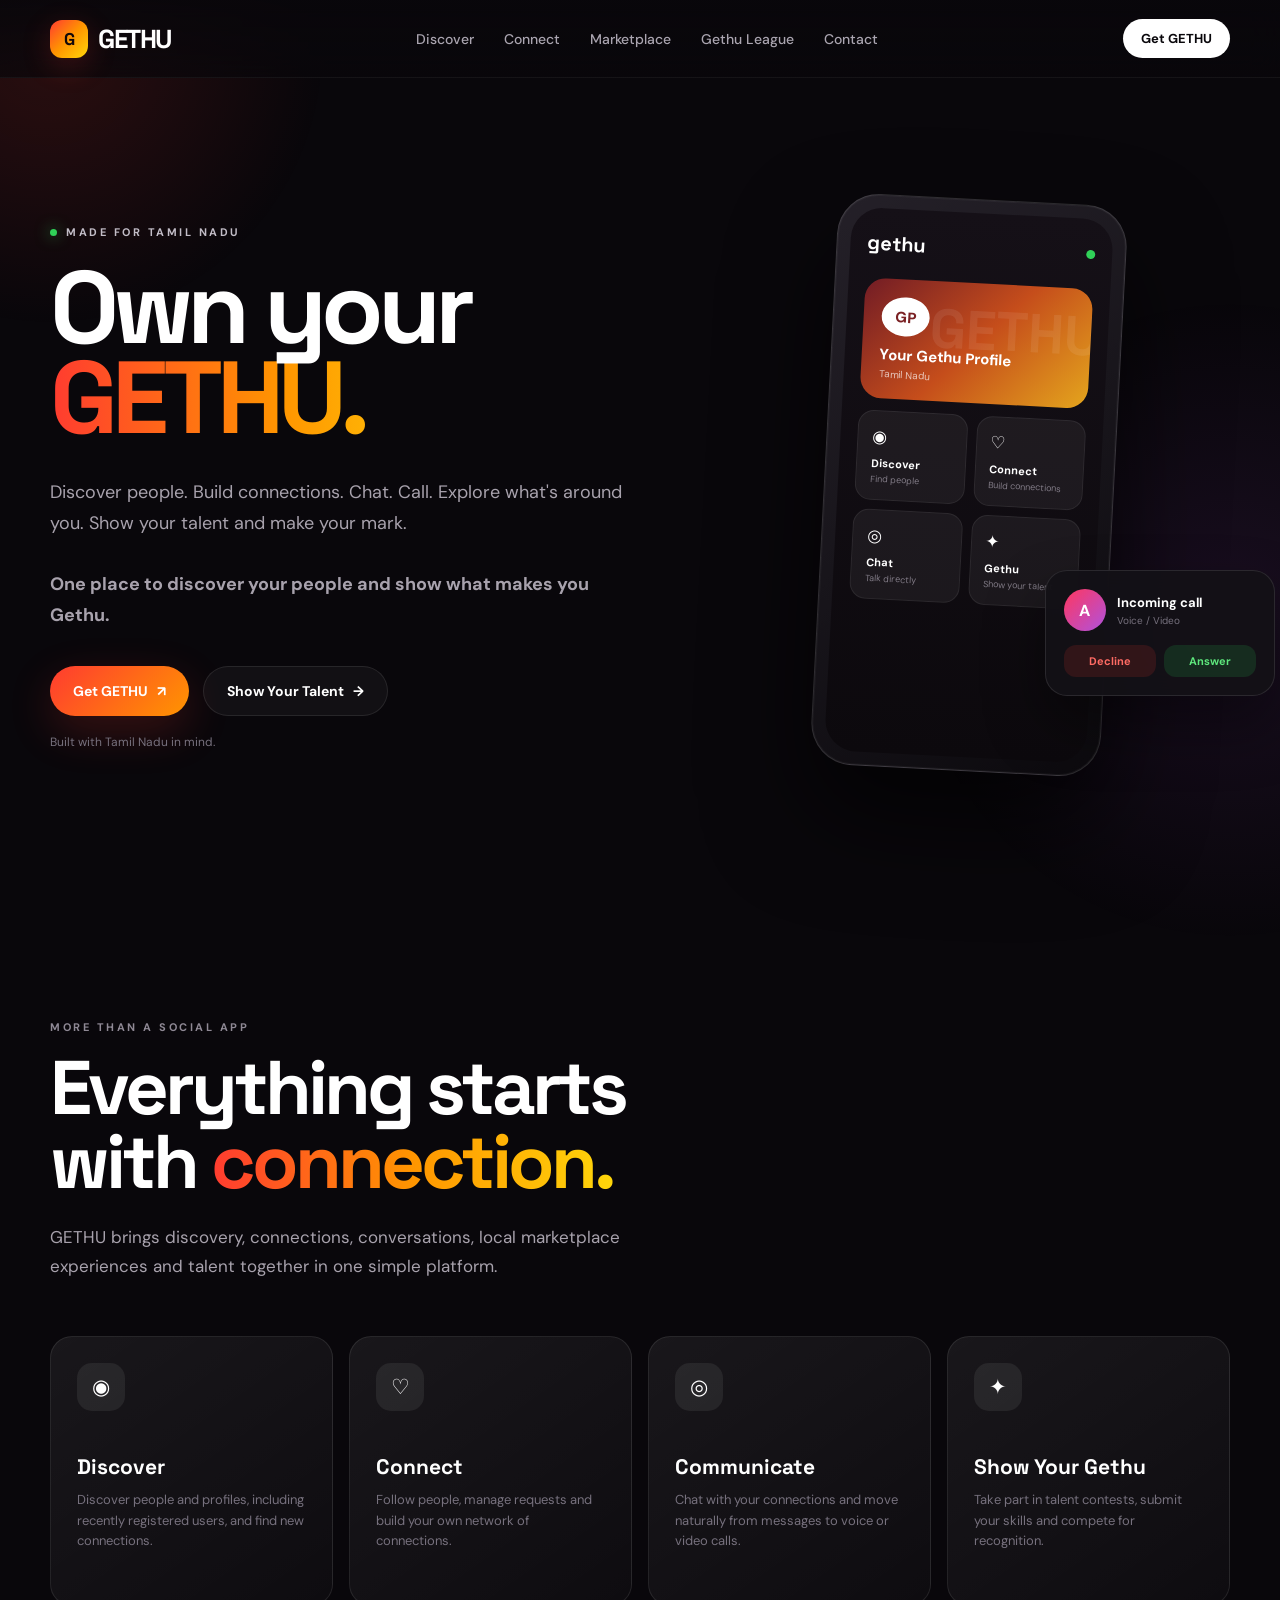
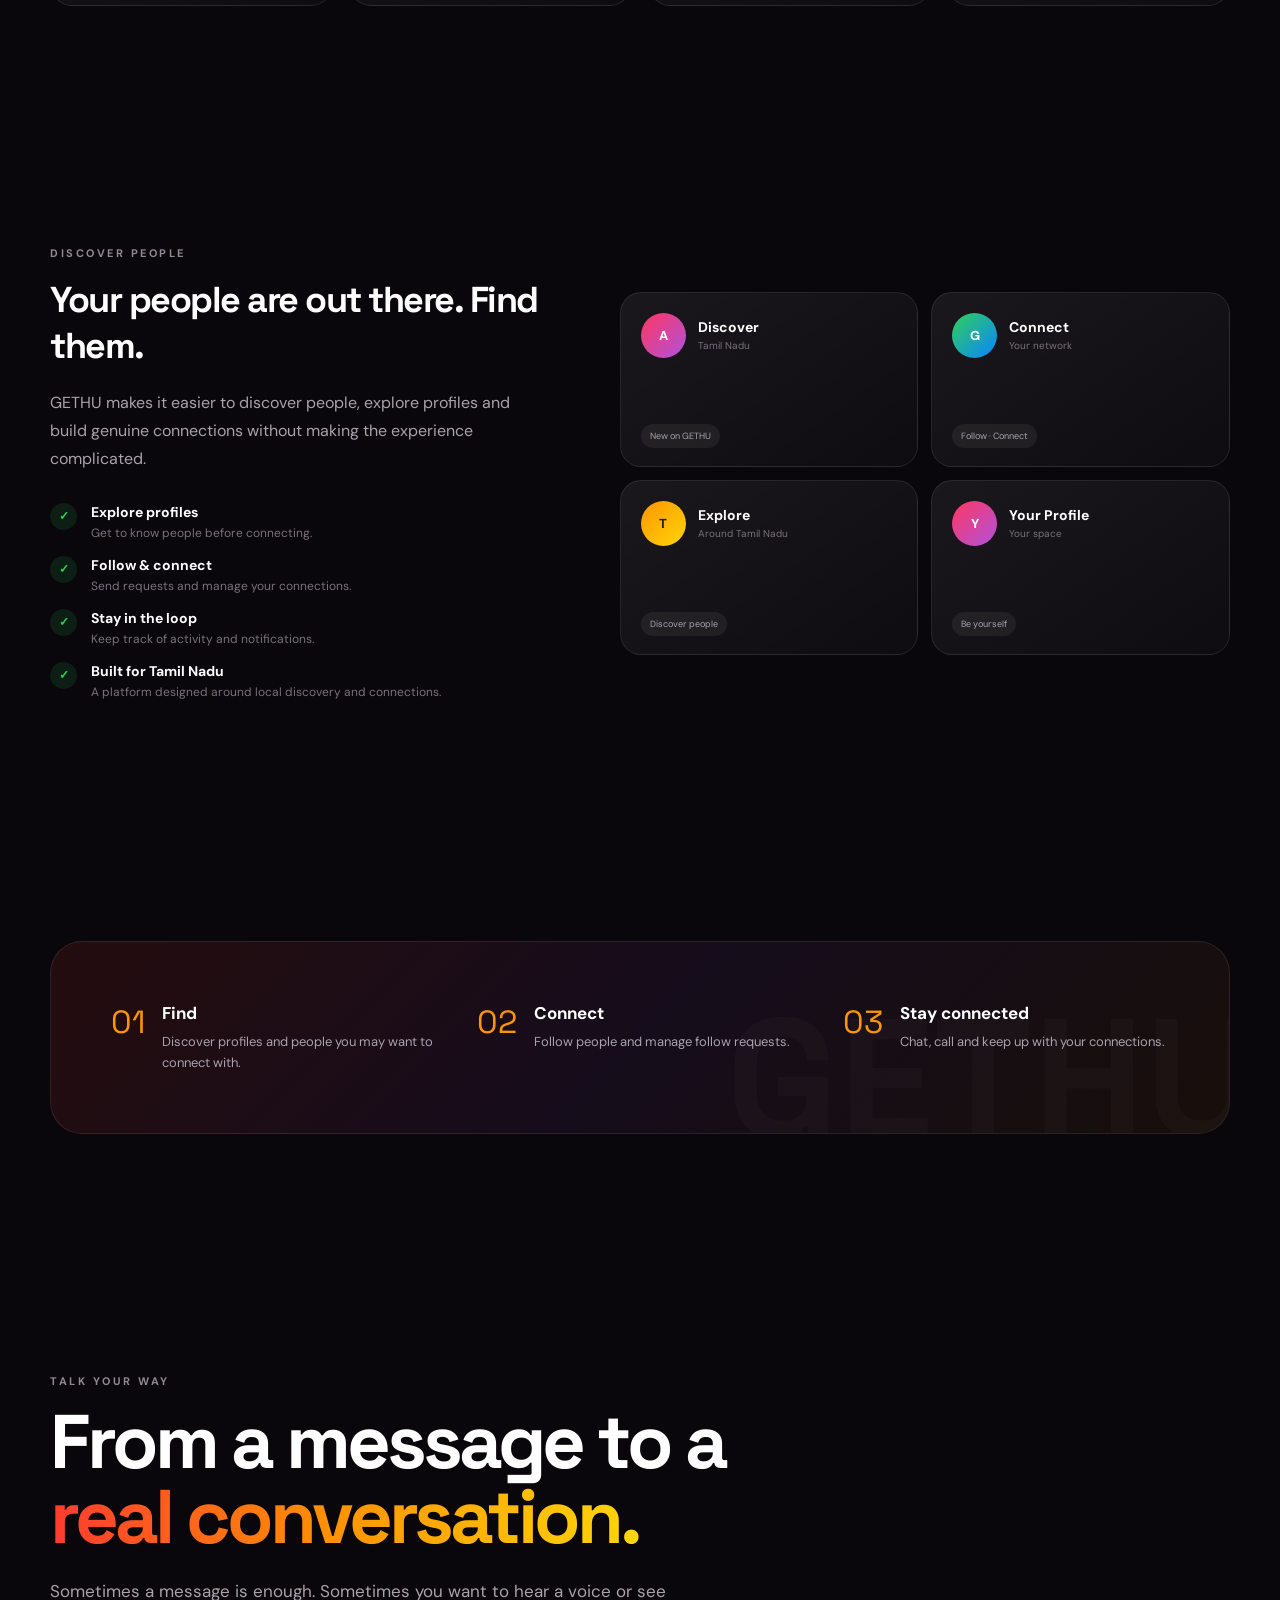
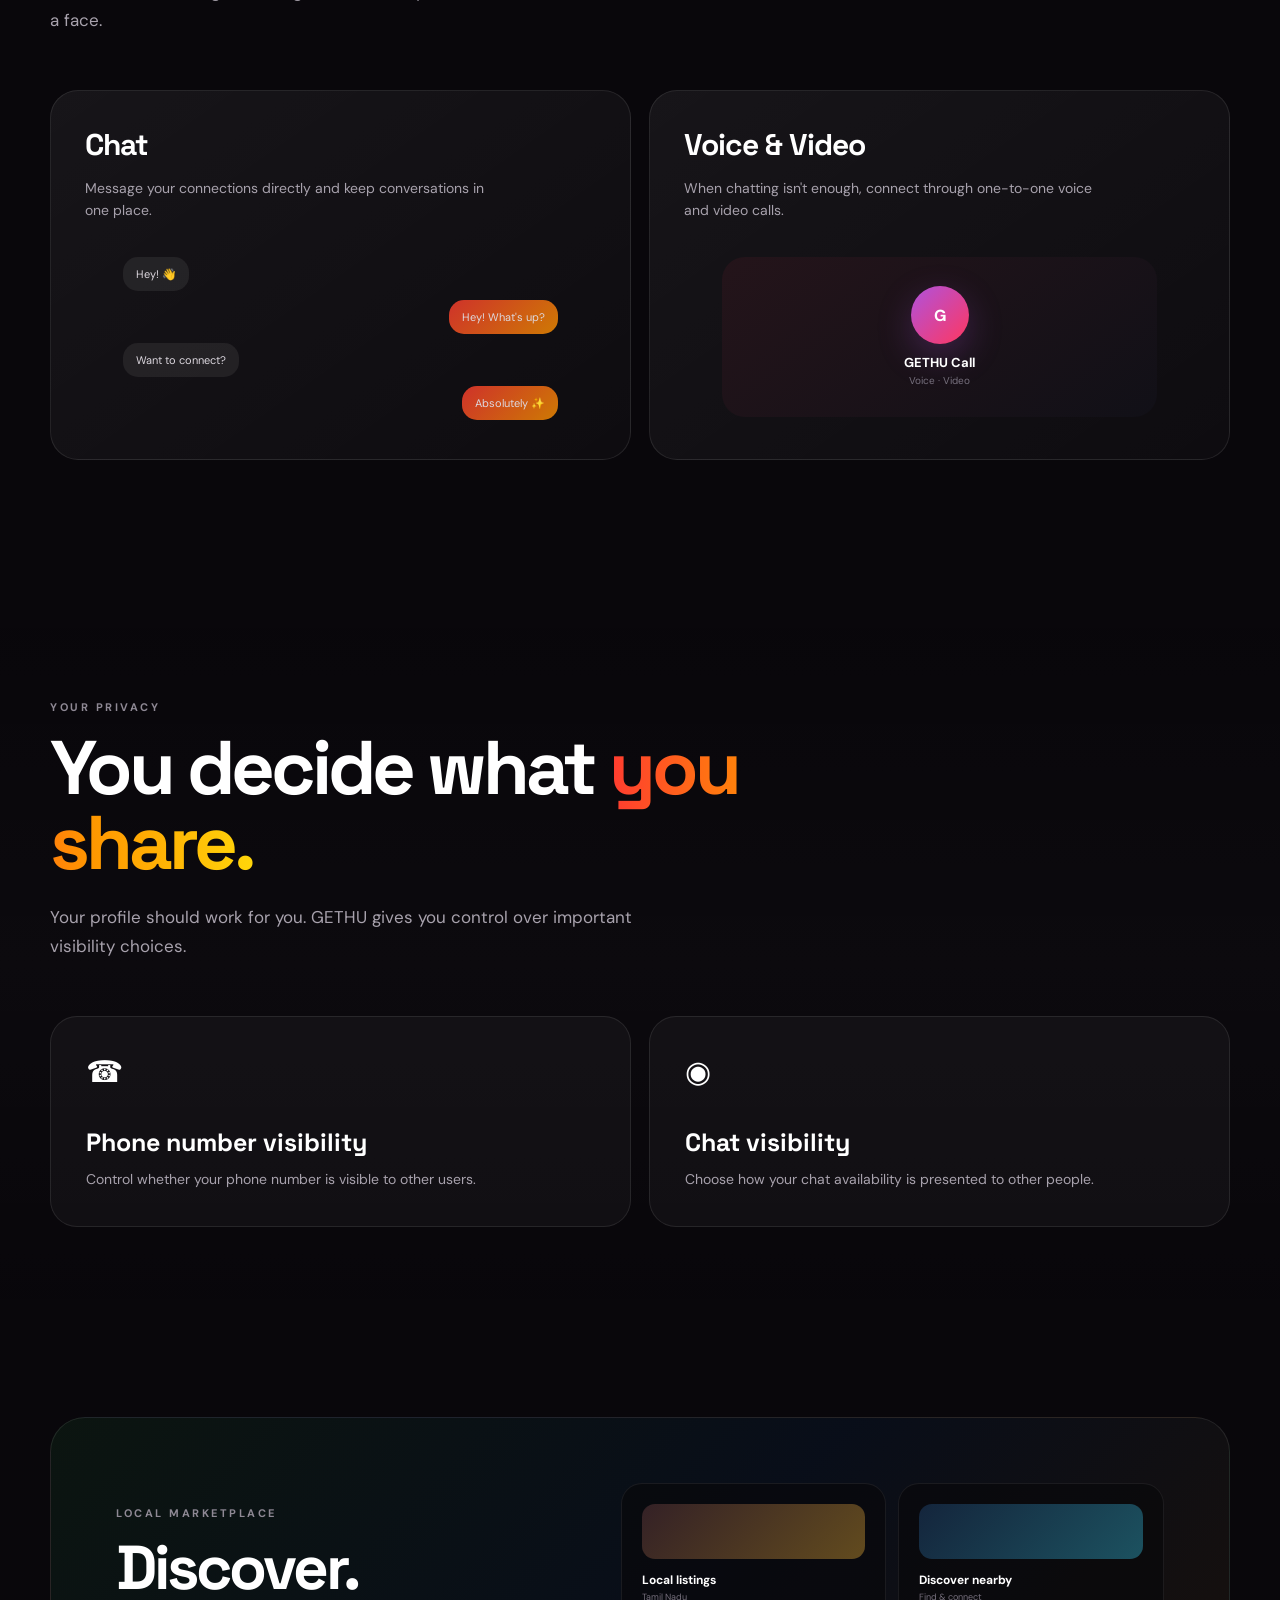
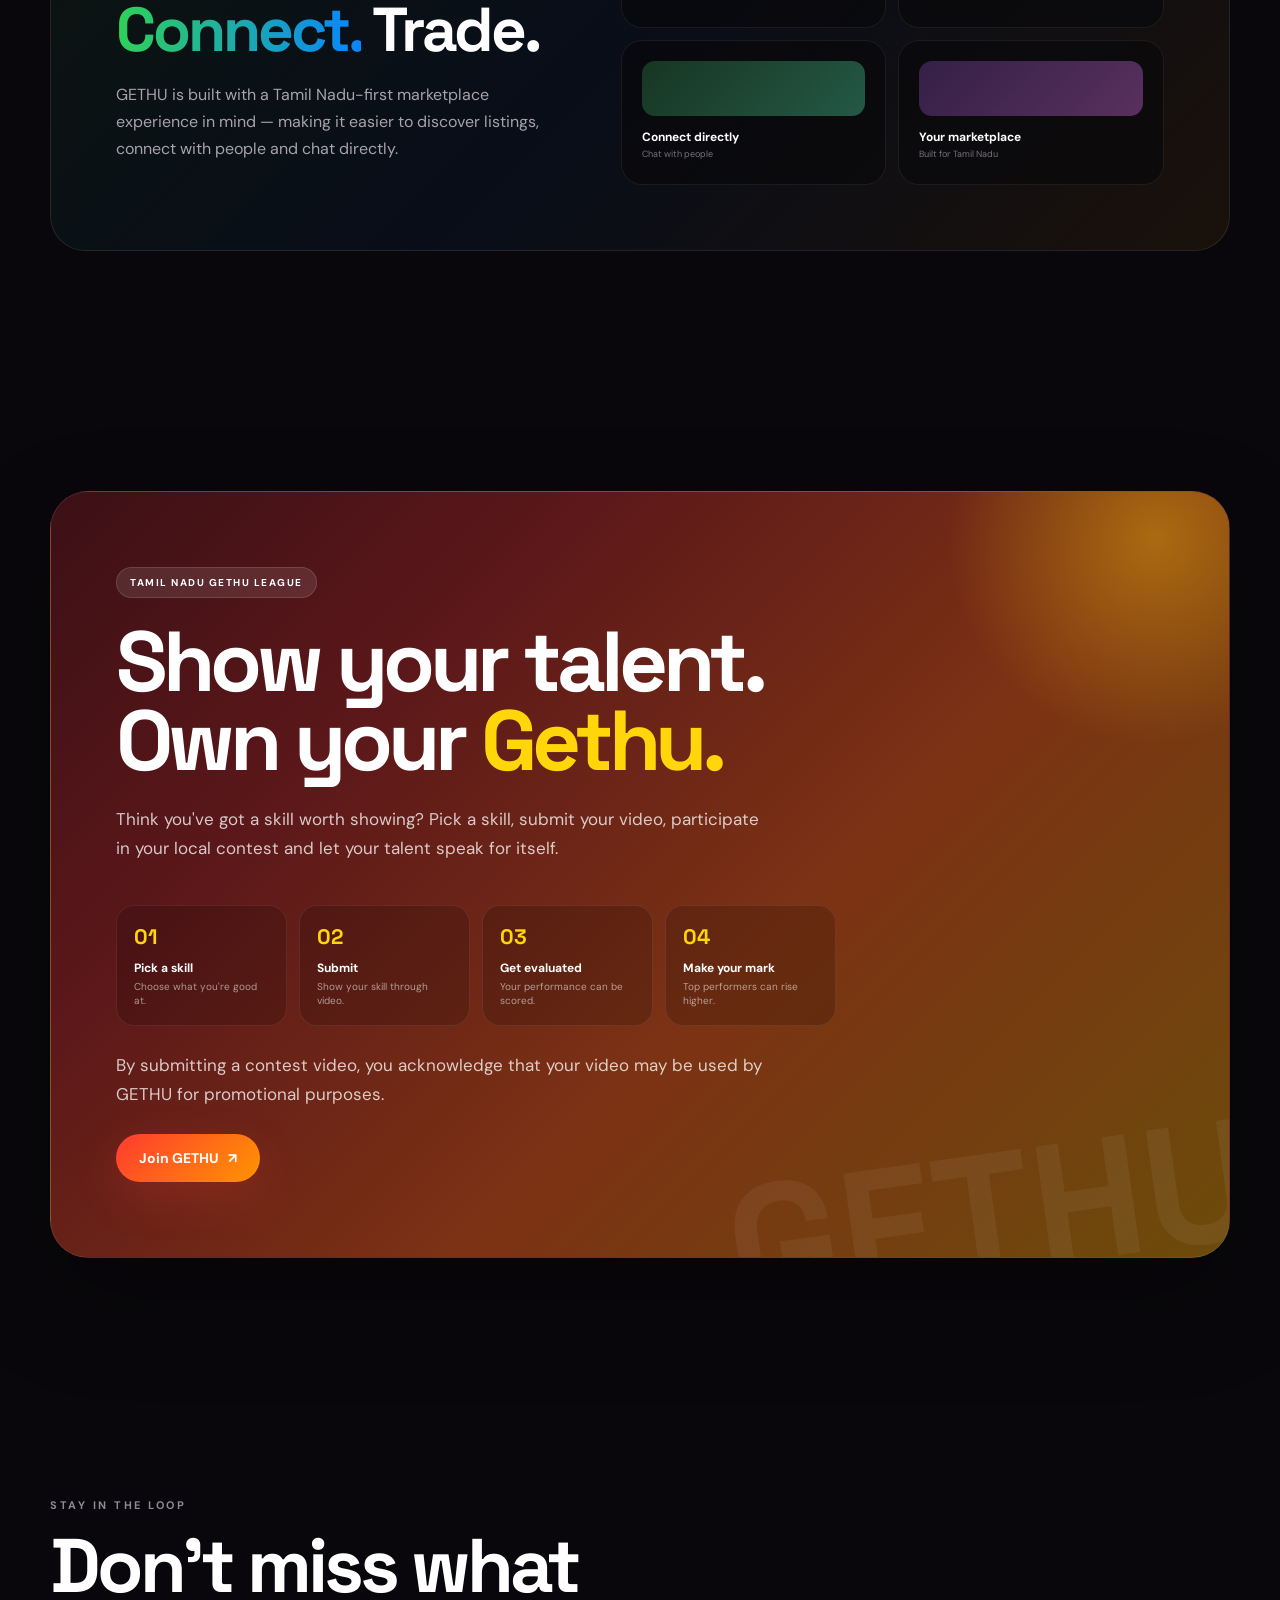
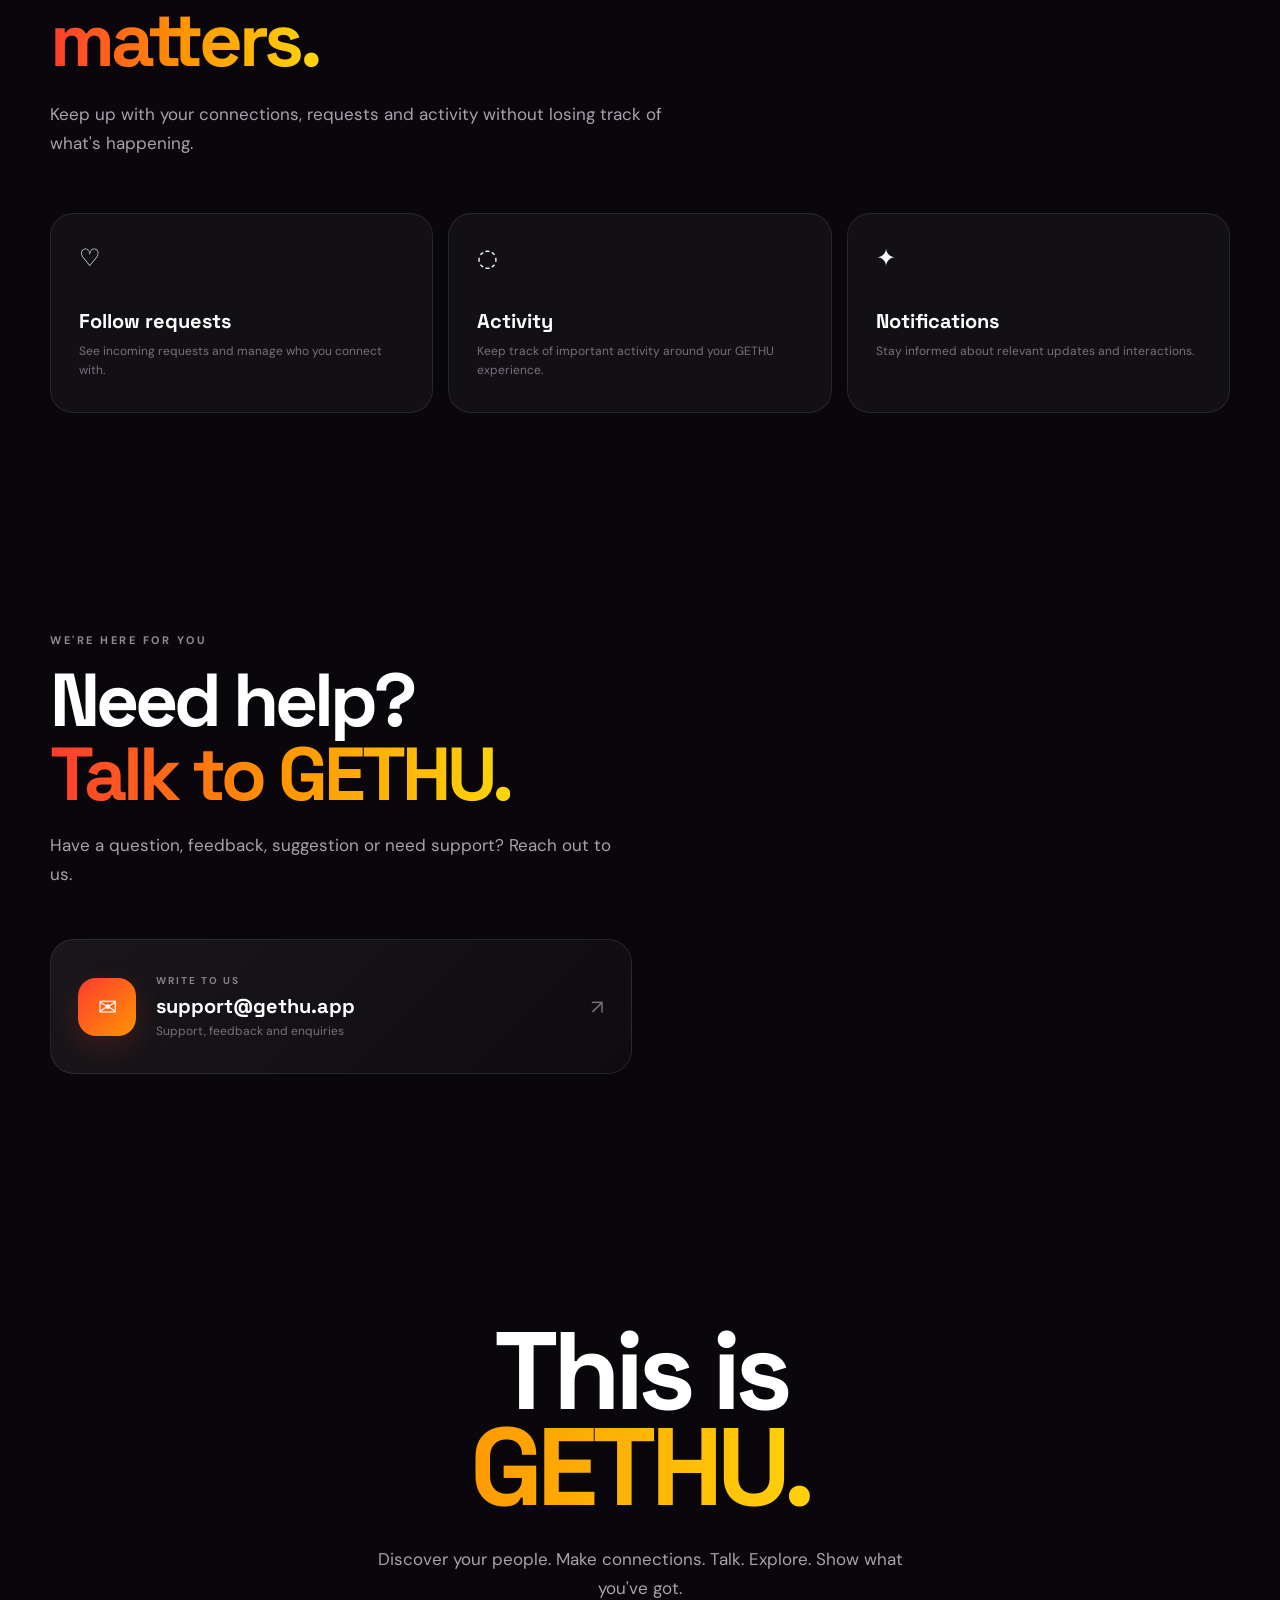
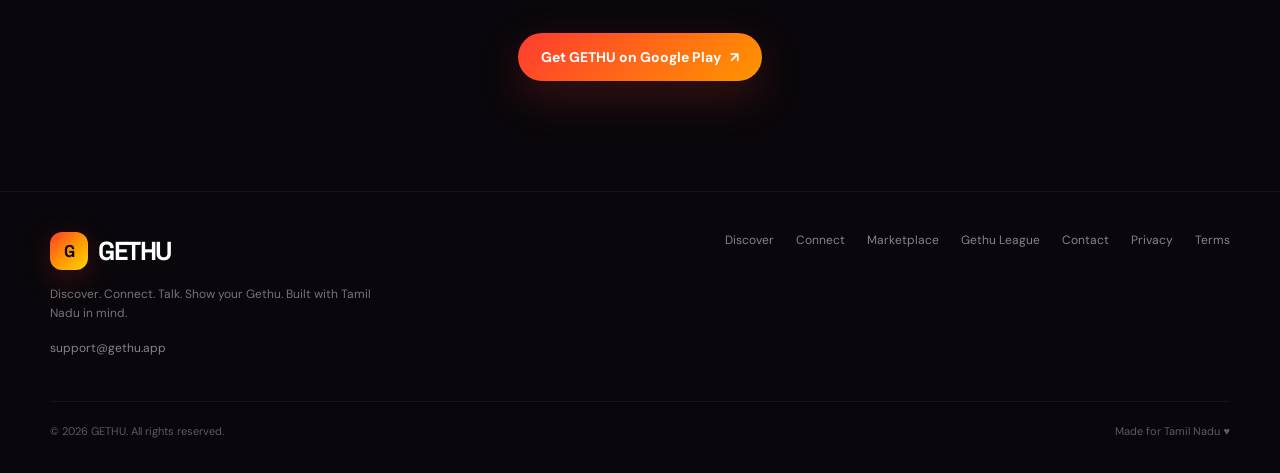
<file: index.html>
<!DOCTYPE html>
<html lang="en">
<head>
  <meta charset="UTF-8" />

  <meta
    name="viewport"
    content="width=device-width, initial-scale=1.0"
  />

  <meta
    name="description"
    content="GETHU — Discover people, connect, chat, call, explore local listings and show your talent across Tamil Nadu"
  />

  <meta
    name="keywords"
    content="GETHU, Tamil Nadu, social app, marketplace, connect, chat, video call, voice call, talent, Tamil Nadu Gethu League"
  />

  <meta name="theme-color" content="#09070b" />

  <meta property="og:title" content="GETHU — Discover. Connect. Show Your Gethu." />

  <meta
    property="og:description"
    content="Discover people, connect, chat, call, explore and show your talent with GETHU."
  />

  <meta property="og:type" content="website" />

  <title>GETHU — Discover. Connect. Show Your Gethu.</title>

  <!-- =========================
       FONTS
  ========================== -->

  <link rel="preconnect" href="https://fonts.googleapis.com" />
  <link rel="preconnect" href="https://fonts.gstatic.com" crossorigin />

  <link
    href="https://fonts.googleapis.com/css2?family=DM+Sans:wght@400;500;600;700&family=Space+Grotesk:wght@400;500;600;700&display=swap"
    rel="stylesheet"
  />

  <!-- =========================
       STYLES
  ========================== -->

  <style>

    /* =========================================================
       RESET
    ========================================================= */

    * {
      margin: 0;
      padding: 0;
      box-sizing: border-box;
    }

    html {
      scroll-behavior: smooth;
    }

    body {
      background: #09070b;
      color: #ffffff;
      font-family: "DM Sans", sans-serif;
      overflow-x: hidden;
    }

    a {
      color: inherit;
      text-decoration: none;
    }

    button {
      font-family: inherit;
    }

    /* =========================================================
       VARIABLES
    ========================================================= */

    :root {
      --bg: #09070b;
      --bg-soft: #100c12;

      --white: #ffffff;
      --muted: #a8a2ad;
      --muted-2: #77717e;

      --red: #ff3b30;
      --orange: #ff9500;
      --yellow: #ffd60a;

      --pink: #ff375f;
      --purple: #af52de;
      --blue: #0a84ff;
      --green: #30d158;

      --border: rgba(255, 255, 255, 0.09);

      --radius-lg: 30px;
      --radius-md: 22px;
      --radius-sm: 16px;
    }

    /* =========================================================
       BACKGROUND GLOWS
    ========================================================= */

    body::before {
      content: "";
      position: fixed;
      width: 600px;
      height: 600px;
      top: -250px;
      left: -250px;

      background:
        radial-gradient(
          circle,
          rgba(255, 59, 48, 0.14),
          transparent 65%
        );

      pointer-events: none;
      z-index: -1;
    }

    body::after {
      content: "";
      position: fixed;
      width: 700px;
      height: 700px;
      right: -300px;
      top: 30%;

      background:
        radial-gradient(
          circle,
          rgba(175, 82, 222, 0.10),
          transparent 65%
        );

      pointer-events: none;
      z-index: -1;
    }

    /* =========================================================
       CONTAINER
    ========================================================= */

    .container {
      width: min(1180px, calc(100% - 40px));
      margin: 0 auto;
    }

    /* =========================================================
       NAVIGATION
    ========================================================= */

    nav {
      position: fixed;
      top: 0;
      left: 0;
      right: 0;

      height: 78px;

      display: flex;
      align-items: center;

      z-index: 100;

      background:
        linear-gradient(
          to bottom,
          rgba(9, 7, 11, 0.94),
          rgba(9, 7, 11, 0.72)
        );

      backdrop-filter: blur(18px);
      -webkit-backdrop-filter: blur(18px);

      border-bottom: 1px solid rgba(255, 255, 255, 0.05);
    }

    .nav-inner {
      width: min(1180px, calc(100% - 40px));
      margin: auto;

      display: flex;
      align-items: center;
      justify-content: space-between;
    }

    .logo {
      display: flex;
      align-items: center;
      gap: 10px;

      font-family: "Space Grotesk", sans-serif;
      font-size: 26px;
      font-weight: 700;
      letter-spacing: -1.5px;
    }

    .logo-mark {
      width: 38px;
      height: 38px;

      display: flex;
      align-items: center;
      justify-content: center;

      border-radius: 12px;

      background:
        linear-gradient(
          135deg,
          var(--red),
          var(--orange),
          var(--yellow)
        );

      color: #12090a;

      font-size: 17px;
      font-weight: 800;

      box-shadow:
        0 8px 30px rgba(255, 59, 48, 0.2);
    }

    .nav-links {
      display: flex;
      align-items: center;
      gap: 30px;

      color: #aaa5b0;
      font-size: 14px;
      font-weight: 500;
    }

    .nav-links a {
      transition: color 0.25s ease;
    }

    .nav-links a:hover {
      color: #ffffff;
    }

    .nav-download {
      padding: 11px 18px;

      border-radius: 999px;

      background: #ffffff;
      color: #09070b;

      font-size: 13px;
      font-weight: 700;

      transition:
        transform 0.25s ease,
        box-shadow 0.25s ease;
    }

    .nav-download:hover {
      transform: translateY(-2px);

      box-shadow:
        0 10px 30px rgba(255, 255, 255, 0.12);
    }

    /* =========================================================
       HERO
    ========================================================= */

    .hero {
      min-height: 100vh;

      padding:
        150px 0
        80px;

      display: flex;
      align-items: center;

      position: relative;
    }

    .hero-grid {
      display: grid;
      grid-template-columns: 1.05fr 0.95fr;
      gap: 80px;

      align-items: center;
    }

    .eyebrow {
      display: inline-flex;
      align-items: center;
      gap: 9px;

      margin-bottom: 24px;

      font-size: 11px;
      font-weight: 700;

      letter-spacing: 2.5px;
      text-transform: uppercase;

      color: #c2bdc7;
    }

    .eyebrow-dot {
      width: 7px;
      height: 7px;

      border-radius: 50%;

      background: var(--green);

      box-shadow:
        0 0 15px rgba(48, 209, 88, 0.8);
    }

    .hero h1 {
      font-family: "Space Grotesk", sans-serif;

      font-size: clamp(62px, 8vw, 112px);

      line-height: 0.88;

      letter-spacing: -6px;

      max-width: 750px;
    }

    .hero h1 .gradient {
      display: block;

      background:
        linear-gradient(
          90deg,
          #ff3b30 0%,
          #ff9500 40%,
          #ffd60a 75%,
          #ff375f 100%
        );

      -webkit-background-clip: text;
      -webkit-text-fill-color: transparent;
    }

    .hero-description {
      margin-top: 34px;

      max-width: 610px;

      color: var(--muted);

      font-size: 18px;
      line-height: 1.7;
    }

    .hero-actions {
      display: flex;
      flex-wrap: wrap;
      gap: 14px;

      margin-top: 36px;
    }

    .primary-btn,
    .secondary-btn {
      display: inline-flex;
      align-items: center;
      justify-content: center;
      gap: 9px;

      padding: 15px 23px;

      border-radius: 999px;

      font-size: 14px;
      font-weight: 700;

      transition:
        transform 0.25s ease,
        box-shadow 0.25s ease,
        background 0.25s ease;
    }

    .primary-btn {
      background:
        linear-gradient(
          135deg,
          var(--red),
          var(--orange)
        );

      color: #ffffff;

      box-shadow:
        0 15px 45px rgba(255, 59, 48, 0.2);
    }

    .primary-btn:hover {
      transform: translateY(-3px);

      box-shadow:
        0 20px 50px rgba(255, 59, 48, 0.3);
    }

    .secondary-btn {
      border: 1px solid var(--border);
      background: rgba(255, 255, 255, 0.04);

      color: #ffffff;
    }

    .secondary-btn:hover {
      transform: translateY(-3px);

      background: rgba(255, 255, 255, 0.08);
    }

    .hero-note {
      margin-top: 18px;

      color: var(--muted-2);

      font-size: 12px;
    }

    /* =========================================================
       HERO APP VISUAL
    ========================================================= */

    .hero-visual {
      position: relative;

      min-height: 550px;

      display: flex;
      align-items: center;
      justify-content: center;
    }

    .phone {
      position: relative;

      width: 290px;
      min-height: 570px;

      padding: 13px;

      border-radius: 42px;

      background:
        linear-gradient(
          145deg,
          #242028,
          #0c0a0e
        );

      border: 1px solid rgba(255, 255, 255, 0.13);

      box-shadow:
        0 50px 100px rgba(0, 0, 0, 0.65),
        inset 0 0 0 1px rgba(255, 255, 255, 0.04);

      transform: rotate(3deg);
    }

    .phone-screen {
      min-height: 544px;

      padding: 22px 17px;

      border-radius: 31px;

      overflow: hidden;

      background:
        linear-gradient(
          180deg,
          #151017,
          #0c090d
        );
    }

    .phone-top {
      display: flex;
      align-items: center;
      justify-content: space-between;

      margin-bottom: 22px;
    }

    .phone-brand {
      font-family: "Space Grotesk", sans-serif;
      font-weight: 700;
      font-size: 20px;
    }

    .online {
      width: 9px;
      height: 9px;

      border-radius: 50%;

      background: var(--green);
    }

    .profile-banner {
      height: 120px;

      padding: 18px;

      display: flex;
      flex-direction: column;
      justify-content: flex-end;

      border-radius: 21px;

      background:
        linear-gradient(
          135deg,
          #721c25,
          #c54d1b,
          #e4a51d
        );

      position: relative;
      overflow: hidden;
    }

    .profile-banner::after {
      content: "GETHU";

      position: absolute;

      right: -10px;
      top: 12px;

      font-family: "Space Grotesk", sans-serif;

      font-size: 55px;
      font-weight: 700;

      opacity: 0.08;
    }

    .profile-avatar {
      width: 48px;
      height: 48px;

      display: flex;
      align-items: center;
      justify-content: center;

      border-radius: 50%;

      background: #ffffff;
      color: #7a2023;

      font-weight: 800;
      font-size: 15px;

      margin-bottom: 9px;
    }

    .profile-name {
      font-weight: 700;
      font-size: 15px;
    }

    .profile-location {
      margin-top: 3px;

      font-size: 10px;

      color: rgba(255, 255, 255, 0.7);
    }

    .phone-cards {
      display: grid;
      grid-template-columns: 1fr 1fr;

      gap: 9px;

      margin-top: 12px;
    }

    .mini-card {
      padding: 14px;

      border-radius: 16px;

      background: rgba(255, 255, 255, 0.055);

      border: 1px solid rgba(255, 255, 255, 0.07);
    }

    .mini-icon {
      font-size: 17px;
      margin-bottom: 9px;
    }

    .mini-title {
      font-size: 11px;
      font-weight: 700;
    }

    .mini-text {
      margin-top: 3px;

      color: #817b86;

      font-size: 9px;
    }

    .call-popup {
      position: absolute;

      right: -45px;
      bottom: 75px;

      width: 230px;

      padding: 18px;

      border-radius: 22px;

      background:
        rgba(20, 17, 23, 0.95);

      border: 1px solid rgba(255, 255, 255, 0.1);

      backdrop-filter: blur(18px);

      box-shadow:
        0 30px 60px rgba(0, 0, 0, 0.4);

      animation: float 4s ease-in-out infinite;
    }

    .call-header {
      display: flex;
      align-items: center;
      gap: 11px;
    }

    .call-avatar {
      width: 42px;
      height: 42px;

      display: flex;
      align-items: center;
      justify-content: center;

      border-radius: 50%;

      background:
        linear-gradient(
          135deg,
          #ff375f,
          #af52de
        );

      font-weight: 700;
    }

    .call-name {
      font-size: 13px;
      font-weight: 700;
    }

    .call-status {
      margin-top: 3px;

      color: var(--muted-2);

      font-size: 10px;
    }

    .call-buttons {
      display: flex;
      gap: 8px;

      margin-top: 14px;
    }

    .call-button {
      flex: 1;

      padding: 9px;

      border-radius: 12px;

      text-align: center;

      font-size: 11px;
      font-weight: 700;
    }

    .call-decline {
      background: rgba(255, 59, 48, 0.13);
      color: #ff6b64;
    }

    .call-accept {
      background: rgba(48, 209, 88, 0.14);
      color: #5ee77d;
    }

    @keyframes float {
      0%, 100% {
        transform: translateY(0);
      }

      50% {
        transform: translateY(-12px);
      }
    }

    /* =========================================================
       SECTION COMMON
    ========================================================= */

    section {
      padding: 120px 0;
    }

    .section-header {
      max-width: 720px;

      margin-bottom: 55px;
    }

    .section-label {
      display: block;

      margin-bottom: 17px;

      color: #8f8995;

      font-size: 11px;
      font-weight: 700;

      letter-spacing: 2.5px;

      text-transform: uppercase;
    }

    .section-header h2 {
      font-family: "Space Grotesk", sans-serif;

      font-size: clamp(43px, 6vw, 76px);

      line-height: 0.98;

      letter-spacing: -4px;
    }

    .section-header h2 span {
      background:
        linear-gradient(
          90deg,
          var(--red),
          var(--orange),
          var(--yellow)
        );

      -webkit-background-clip: text;
      -webkit-text-fill-color: transparent;
    }

    .section-header p {
      margin-top: 23px;

      max-width: 620px;

      color: var(--muted);

      font-size: 17px;
      line-height: 1.7;
    }

    /* =========================================================
       PILLARS
    ========================================================= */

    .pillars {
      display: grid;

      grid-template-columns:
        repeat(4, 1fr);

      gap: 16px;
    }

    .pillar {
      min-height: 270px;

      padding: 26px;

      border-radius: var(--radius-md);

      background:
        linear-gradient(
          145deg,
          rgba(255, 255, 255, 0.065),
          rgba(255, 255, 255, 0.025)
        );

      border: 1px solid var(--border);

      transition:
        transform 0.3s ease,
        border-color 0.3s ease;
    }

    .pillar:hover {
      transform: translateY(-7px);

      border-color:
        rgba(255, 149, 0, 0.35);
    }

    .pillar-icon {
      width: 48px;
      height: 48px;

      display: flex;
      align-items: center;
      justify-content: center;

      margin-bottom: 42px;

      border-radius: 15px;

      background:
        rgba(255, 255, 255, 0.07);

      font-size: 21px;
    }

    .pillar h3 {
      font-family: "Space Grotesk", sans-serif;

      font-size: 21px;
    }

    .pillar p {
      margin-top: 10px;

      color: var(--muted-2);

      font-size: 13px;
      line-height: 1.6;
    }

    /* =========================================================
       DISCOVER
    ========================================================= */

    .discover-layout {
      display: grid;

      grid-template-columns: 0.9fr 1.1fr;

      gap: 70px;

      align-items: center;
    }

    .discover-copy h3 {
      font-family: "Space Grotesk", sans-serif;

      font-size: 36px;

      letter-spacing: -1.5px;
    }

    .discover-copy p {
      margin-top: 20px;

      color: var(--muted);

      line-height: 1.75;
    }

    .feature-list {
      display: grid;

      gap: 14px;

      margin-top: 30px;
    }

    .feature-item {
      display: flex;
      gap: 14px;

      align-items: flex-start;
    }

    .feature-check {
      width: 27px;
      height: 27px;

      min-width: 27px;

      display: flex;
      align-items: center;
      justify-content: center;

      border-radius: 50%;

      background:
        rgba(48, 209, 88, 0.12);

      color: var(--green);

      font-size: 12px;
      font-weight: 700;
    }

    .feature-item strong {
      display: block;

      font-size: 14px;
    }

    .feature-item span {
      display: block;

      margin-top: 3px;

      color: var(--muted-2);

      font-size: 12px;
      line-height: 1.5;
    }

    /* =========================================================
       PEOPLE MOCKUP
    ========================================================= */

    .people-grid {
      display: grid;

      grid-template-columns:
        repeat(2, 1fr);

      gap: 13px;
    }

    .person-card {
      min-height: 175px;

      padding: 20px;

      border-radius: 21px;

      background:
        linear-gradient(
          145deg,
          rgba(255, 255, 255, 0.07),
          rgba(255, 255, 255, 0.025)
        );

      border: 1px solid var(--border);

      position: relative;
      overflow: hidden;
    }

    .person-top {
      display: flex;

      align-items: center;

      gap: 12px;
    }

    .person-avatar {
      width: 45px;
      height: 45px;

      display: flex;
      align-items: center;
      justify-content: center;

      border-radius: 50%;

      font-size: 13px;
      font-weight: 800;

      background:
        linear-gradient(
          135deg,
          #ff375f,
          #af52de
        );
    }

    .person-avatar.green {
      background:
        linear-gradient(
          135deg,
          #30d158,
          #0a84ff
        );
    }

    .person-avatar.orange {
      background:
        linear-gradient(
          135deg,
          #ff9500,
          #ffd60a
        );

      color: #281a00;
    }

    .person-name {
      font-size: 14px;
      font-weight: 700;
    }

    .person-area {
      margin-top: 3px;

      color: var(--muted-2);

      font-size: 10px;
    }

    .person-tag {
      position: absolute;

      bottom: 18px;
      left: 20px;

      padding: 6px 9px;

      border-radius: 999px;

      background: rgba(255, 255, 255, 0.06);

      color: #aaa4ae;

      font-size: 9px;
    }

    /* =========================================================
       CONNECTION SECTION
    ========================================================= */

    .connection-box {
      padding: 60px;

      border-radius: 32px;

      background:
        linear-gradient(
          135deg,
          rgba(255, 59, 48, 0.11),
          rgba(175, 82, 222, 0.08),
          rgba(255, 149, 0, 0.06)
        );

      border: 1px solid rgba(255, 255, 255, 0.09);

      position: relative;
      overflow: hidden;
    }

    .connection-box::before {
      content: "GETHU";

      position: absolute;

      right: -30px;
      bottom: -55px;

      font-family: "Space Grotesk", sans-serif;

      font-size: 170px;
      font-weight: 700;

      color: rgba(255, 255, 255, 0.025);

      pointer-events: none;
    }

    .connection-grid {
      display: grid;

      grid-template-columns:
        repeat(3, 1fr);

      gap: 40px;

      position: relative;
      z-index: 1;
    }

    .connection-item {
      display: flex;
      gap: 17px;
    }

    .connection-number {
      font-family: "Space Grotesk", sans-serif;

      font-size: 32px;

      color: var(--orange);
    }

    .connection-item h3 {
      font-size: 17px;
    }

    .connection-item p {
      margin-top: 8px;

      color: var(--muted);

      font-size: 13px;
      line-height: 1.6;
    }

    /* =========================================================
       CHAT + CALLS
    ========================================================= */

    .communication-grid {
      display: grid;

      grid-template-columns:
        1fr 1fr;

      gap: 18px;
    }

    .communication-card {
      min-height: 370px;

      padding: 34px;

      border-radius: 28px;

      border: 1px solid var(--border);

      background:
        linear-gradient(
          145deg,
          rgba(255, 255, 255, 0.06),
          rgba(255, 255, 255, 0.025)
        );

      overflow: hidden;

      position: relative;
    }

    .communication-card h3 {
      font-family: "Space Grotesk", sans-serif;

      font-size: 30px;

      letter-spacing: -1px;
    }

    .communication-card p {
      max-width: 420px;

      margin-top: 13px;

      color: var(--muted);

      line-height: 1.6;

      font-size: 14px;
    }

    .chat-ui {
      width: 85%;

      margin: 35px auto 0;

      display: grid;

      gap: 9px;
    }

    .message {
      width: fit-content;
      max-width: 75%;

      padding: 10px 13px;

      border-radius: 15px;

      background:
        rgba(255, 255, 255, 0.07);

      font-size: 11px;

      color: #ddd8df;
    }

    .message.right {
      margin-left: auto;

      background:
        linear-gradient(
          135deg,
          rgba(255, 59, 48, 0.8),
          rgba(255, 149, 0, 0.8)
        );
    }

    .call-ui {
      width: 85%;

      min-height: 160px;

      margin: 35px auto 0;

      padding: 22px;

      border-radius: 23px;

      display: flex;

      align-items: center;

      justify-content: center;

      flex-direction: column;

      background:
        linear-gradient(
          145deg,
          #24141a,
          #111017
        );
    }

    .call-person {
      width: 58px;
      height: 58px;

      display: flex;
      align-items: center;
      justify-content: center;

      border-radius: 50%;

      background:
        linear-gradient(
          135deg,
          #af52de,
          #ff375f
        );

      font-weight: 800;

      box-shadow:
        0 12px 35px rgba(175, 82, 222, 0.25);
    }

    .call-ui strong {
      margin-top: 10px;

      font-size: 13px;
    }

    .call-ui span {
      margin-top: 3px;

      color: var(--muted-2);

      font-size: 10px;
    }

    /* =========================================================
       PRIVACY
    ========================================================= */

    .privacy-section {
      background:
        linear-gradient(
          180deg,
          transparent,
          rgba(255, 255, 255, 0.015),
          transparent
        );
    }

    .privacy-grid {
      display: grid;

      grid-template-columns:
        1fr 1fr;

      gap: 18px;
    }

    .privacy-card {
      padding: 35px;

      border-radius: 27px;

      border: 1px solid var(--border);

      background:
        rgba(255, 255, 255, 0.035);
    }

    .privacy-symbol {
      font-size: 30px;

      margin-bottom: 35px;
    }

    .privacy-card h3 {
      font-family: "Space Grotesk", sans-serif;

      font-size: 25px;
    }

    .privacy-card p {
      margin-top: 10px;

      color: var(--muted);

      font-size: 14px;
      line-height: 1.65;
    }

    /* =========================================================
       MARKETPLACE
    ========================================================= */

    .marketplace {
      padding-top: 70px;
    }

    .marketplace-box {
      display: grid;

      grid-template-columns:
        0.9fr 1.1fr;

      gap: 60px;

      padding: 65px;

      border-radius: 35px;

      background:
        linear-gradient(
          135deg,
          rgba(48, 209, 88, 0.07),
          rgba(10, 132, 255, 0.06),
          rgba(255, 149, 0, 0.07)
        );

      border: 1px solid var(--border);

      align-items: center;
    }

    .marketplace-copy h2 {
      font-family: "Space Grotesk", sans-serif;

      font-size: clamp(40px, 5vw, 62px);

      line-height: 1;

      letter-spacing: -3px;
    }

    .marketplace-copy h2 span {
      background:
        linear-gradient(
          90deg,
          #30d158,
          #0a84ff
        );

      -webkit-background-clip: text;
      -webkit-text-fill-color: transparent;
    }

    .marketplace-copy p {
      margin-top: 20px;

      color: var(--muted);

      line-height: 1.7;
    }

    .listing-ui {
      display: grid;

      grid-template-columns:
        repeat(2, 1fr);

      gap: 12px;
    }

    .listing-card {
      padding: 20px;

      min-height: 145px;

      border-radius: 21px;

      background:
        rgba(10, 9, 12, 0.65);

      border: 1px solid rgba(255, 255, 255, 0.07);
    }

    .listing-image {
      height: 55px;

      margin-bottom: 13px;

      border-radius: 13px;

      background:
        linear-gradient(
          135deg,
          #342126,
          #624b1e
        );
    }

    .listing-image.blue {
      background:
        linear-gradient(
          135deg,
          #14253c,
          #1c5260
        );
    }

    .listing-image.green {
      background:
        linear-gradient(
          135deg,
          #173622,
          #245846
        );
    }

    .listing-image.purple {
      background:
        linear-gradient(
          135deg,
          #342047,
          #59305e
        );
    }

    .listing-name {
      font-size: 12px;
      font-weight: 700;
    }

    .listing-location {
      margin-top: 3px;

      color: var(--muted-2);

      font-size: 9px;
    }

    /* =========================================================
       TAMIL NADU GETHU LEAGUE
    ========================================================= */

    .league-section {
      position: relative;
    }

    .league-box {
      position: relative;

      padding: 75px 65px;

      border-radius: 38px;

      overflow: hidden;

      background:
        linear-gradient(
          135deg,
          #3b1015 0%,
          #5b171a 27%,
          #7c3214 60%,
          #6c4b0b 100%
        );

      border: 1px solid rgba(255, 255, 255, 0.1);

      box-shadow:
        0 40px 100px rgba(0, 0, 0, 0.3);
    }

    .league-box::before {
      content: "";

      position: absolute;

      width: 450px;
      height: 450px;

      right: -150px;
      top: -180px;

      border-radius: 50%;

      background:
        radial-gradient(
          circle,
          rgba(255, 214, 10, 0.35),
          transparent 65%
        );
    }

    .league-box::after {
      content: "GETHU";

      position: absolute;

      right: -30px;
      bottom: -65px;

      font-family: "Space Grotesk", sans-serif;

      font-size: 170px;

      font-weight: 700;

      color: rgba(255, 255, 255, 0.055);

      transform: rotate(-8deg);

      pointer-events: none;
    }

    .league-content {
      max-width: 720px;

      position: relative;
      z-index: 2;
    }

    .league-label {
      display: inline-flex;

      padding: 8px 13px;

      border-radius: 999px;

      background:
        rgba(255, 255, 255, 0.1);

      border: 1px solid rgba(255, 255, 255, 0.12);

      font-size: 10px;
      font-weight: 700;

      letter-spacing: 1.5px;
    }

    .league-content h2 {
      margin-top: 24px;

      font-family: "Space Grotesk", sans-serif;

      font-size: clamp(48px, 7vw, 85px);

      line-height: 0.93;

      letter-spacing: -5px;
    }

    .league-content h2 span {
      color: var(--yellow);
    }

    .league-content p {
      max-width: 650px;

      margin-top: 25px;

      color: rgba(255, 255, 255, 0.76);

      font-size: 17px;
      line-height: 1.7;
    }

    .league-steps {
      display: grid;

      grid-template-columns:
        repeat(4, 1fr);

      gap: 12px;

      margin-top: 42px;
    }

    .league-step {
      padding: 17px;

      border-radius: 18px;

      background:
        rgba(0, 0, 0, 0.17);

      border: 1px solid rgba(255, 255, 255, 0.08);
    }

    .league-step-number {
      color: var(--yellow);

      font-family: "Space Grotesk", sans-serif;

      font-size: 21px;
      font-weight: 700;
    }

    .league-step strong {
      display: block;

      margin-top: 10px;

      font-size: 12px;
    }

    .league-step span {
      display: block;

      margin-top: 4px;

      color: rgba(255, 255, 255, 0.55);

      font-size: 10px;
      line-height: 1.4;
    }

    .league-note {
      margin-top: 22px;

      color: rgba(255, 255, 255, 0.55);

      font-size: 11px;
      line-height: 1.6;
    }

    /* =========================================================
       ACTIVITY
    ========================================================= */

    .activity-grid {
      display: grid;

      grid-template-columns:
        repeat(3, 1fr);

      gap: 15px;
    }

    .activity-card {
      padding: 28px;

      min-height: 200px;

      border-radius: 23px;

      background:
        rgba(255, 255, 255, 0.04);

      border: 1px solid var(--border);
    }

    .activity-icon {
      font-size: 24px;

      margin-bottom: 35px;
    }

    .activity-card h3 {
      font-family: "Space Grotesk", sans-serif;

      font-size: 20px;
    }

    .activity-card p {
      margin-top: 8px;

      color: var(--muted-2);

      font-size: 12px;
      line-height: 1.6;
    }

    /* =========================================================
       SUPPORT
    ========================================================= */

    .contact-section {
      padding-top: 100px;
    }

    .contact-heading {
      max-width: 700px;

      margin-bottom: 50px;
    }

    .contact-heading h2 {
      font-family: "Space Grotesk", sans-serif;

      font-size: clamp(44px, 6vw, 75px);

      line-height: 0.98;

      letter-spacing: -4px;
    }

    .contact-heading h2 span {
      background:
        linear-gradient(
          90deg,
          var(--red),
          var(--orange),
          var(--yellow)
        );

      -webkit-background-clip: text;
      -webkit-text-fill-color: transparent;
    }

    .contact-heading p {
      margin-top: 20px;

      max-width: 580px;

      color: var(--muted);

      font-size: 17px;

      line-height: 1.7;
    }

    .contact-cards {
      display: grid;

      grid-template-columns:
        repeat(2, 1fr);

      gap: 17px;
    }

    .contact-card {
      position: relative;

      display: flex;

      align-items: center;

      gap: 20px;

      padding: 27px;

      min-height: 135px;

      border-radius: 24px;

      background:
        linear-gradient(
          135deg,
          rgba(255, 255, 255, 0.065),
          rgba(255, 255, 255, 0.025)
        );

      border: 1px solid var(--border);

      transition:
        transform 0.3s ease,
        border-color 0.3s ease,
        background 0.3s ease;
    }

    .contact-card:hover {
      transform: translateY(-6px);

      border-color:
        rgba(255, 149, 0, 0.4);

      background:
        linear-gradient(
          135deg,
          rgba(255, 59, 48, 0.09),
          rgba(255, 149, 0, 0.05)
        );
    }

    .contact-icon {
      width: 58px;
      height: 58px;

      min-width: 58px;

      display: flex;

      align-items: center;
      justify-content: center;

      border-radius: 18px;

      background:
        linear-gradient(
          135deg,
          var(--red),
          var(--orange)
        );

      font-size: 23px;

      box-shadow:
        0 10px 30px rgba(255, 59, 48, 0.18);
    }

    .contact-label {
      display: block;

      margin-bottom: 6px;

      color: #85808a;

      font-size: 10px;

      font-weight: 700;

      letter-spacing: 2px;
    }

    .contact-card h3 {
      font-family: "Space Grotesk", sans-serif;

      font-size: 20px;
    }

    .contact-card p {
      margin-top: 4px;

      color: var(--muted-2);

      font-size: 12px;
    }

    .contact-arrow {
      margin-left: auto;

      color: #77727c;

      font-size: 20px;

      transition:
        transform 0.25s ease,
        color 0.25s ease;
    }

    .contact-card:hover .contact-arrow {
      color: var(--orange);

      transform:
        translate(3px, -3px);
    }

    /* =========================================================
       FINAL CTA
    ========================================================= */

    .final-cta {
      padding: 130px 0 110px;

      text-align: center;
    }

    .final-cta h2 {
      font-family: "Space Grotesk", sans-serif;

      font-size: clamp(55px, 9vw, 110px);

      line-height: 0.87;

      letter-spacing: -6px;
    }

    .final-cta h2 span {
      display: block;

      background:
        linear-gradient(
          90deg,
          var(--red),
          var(--orange),
          var(--yellow),
          var(--pink)
        );

      -webkit-background-clip: text;
      -webkit-text-fill-color: transparent;
    }

    .final-cta p {
      max-width: 550px;

      margin: 30px auto 0;

      color: var(--muted);

      font-size: 17px;
      line-height: 1.7;
    }

    .final-cta .primary-btn {
      margin-top: 30px;
    }

    /* =========================================================
       FOOTER
    ========================================================= */

    footer {
      padding: 40px 0 35px;

      border-top: 1px solid rgba(255, 255, 255, 0.06);
    }

    .footer-top {
      display: flex;

      align-items: flex-start;

      justify-content: space-between;

      gap: 40px;
    }

    .footer-brand {
      max-width: 350px;
    }

    .footer-brand .logo {
      margin-bottom: 15px;
    }

    .footer-brand p {
      color: var(--muted-2);

      font-size: 12px;

      line-height: 1.6;
    }

    .footer-links {
      display: flex;

      gap: 22px;

      flex-wrap: wrap;

      color: #88828d;

      font-size: 12px;
    }

    .footer-links a:hover {
      color: #ffffff;
    }

    .footer-contact {
      margin-top: 16px;

      display: flex;

      gap: 10px;

      flex-wrap: wrap;

      color: #88828d;

      font-size: 12px;
    }

    .footer-contact a:hover {
      color: var(--orange);
    }

    .footer-bottom {
      display: flex;

      align-items: center;

      justify-content: space-between;

      gap: 20px;

      margin-top: 45px;

      padding-top: 22px;

      border-top:
        1px solid rgba(255, 255, 255, 0.05);

      color: #5e5962;

      font-size: 11px;
    }

    /* =========================================================
       MOBILE
    ========================================================= */

    @media (max-width: 950px) {

      .nav-links {
        display: none;
      }

      .hero-grid {
        grid-template-columns: 1fr;

        gap: 50px;
      }

      .hero {
        padding-top: 130px;
      }

      .hero-visual {
        min-height: 520px;
      }

      .pillars {
        grid-template-columns:
          repeat(2, 1fr);
      }

      .discover-layout {
        grid-template-columns: 1fr;

        gap: 50px;
      }

      .connection-grid {
        grid-template-columns: 1fr;
      }

      .marketplace-box {
        grid-template-columns: 1fr;

        padding: 45px 35px;
      }

      .league-steps {
        grid-template-columns:
          repeat(2, 1fr);
      }

      .activity-grid {
        grid-template-columns:
          1fr 1fr;
      }
    }

    @media (max-width: 680px) {

      .container {
        width: min(
          100% - 32px,
          1180px
        );
      }

      .nav-inner {
        width: calc(100% - 32px);
      }

      .logo {
        font-size: 23px;
      }

      .logo-mark {
        width: 34px;
        height: 34px;
      }

      .nav-download {
        padding: 9px 14px;

        font-size: 11px;
      }

      .hero {
        padding:
          120px 0
          60px;
      }

      .hero h1 {
        font-size: 58px;

        letter-spacing: -4px;
      }

      .hero-description {
        font-size: 16px;
      }

      .hero-visual {
        min-height: 470px;
      }

      .phone {
        width: 250px;

        min-height: 500px;
      }

      .phone-screen {
        min-height: 474px;
      }

      .call-popup {
        right: -15px;
        bottom: 35px;

        width: 190px;
      }

      section {
        padding: 85px 0;
      }

      .section-header h2 {
        letter-spacing: -2.5px;
      }

      .pillars {
        grid-template-columns: 1fr;
      }

      .pillar {
        min-height: 210px;
      }

      .pillar-icon {
        margin-bottom: 25px;
      }

      .people-grid {
        grid-template-columns: 1fr;
      }

      .connection-box {
        padding: 35px 25px;
      }

      .communication-grid {
        grid-template-columns: 1fr;
      }

      .privacy-grid {
        grid-template-columns: 1fr;
      }

      .marketplace-box {
        padding: 38px 25px;
      }

      .listing-ui {
        grid-template-columns: 1fr 1fr;
      }

      .league-box {
        padding: 48px 25px;
      }

      .league-content h2 {
        letter-spacing: -3px;
      }

      .league-steps {
        grid-template-columns: 1fr 1fr;
      }

      .activity-grid {
        grid-template-columns: 1fr;
      }

      .contact-cards {
        grid-template-columns: 1fr;
      }

      .contact-card h3 {
        font-size: 17px;
      }

      .final-cta {
        padding:
          90px 0
          80px;
      }

      .final-cta h2 {
        letter-spacing: -4px;
      }

      .footer-top,
      .footer-bottom {
        flex-direction: column;

        align-items: flex-start;
      }
    }

  </style>
</head>

<body>

  <!-- =========================================================
       NAVIGATION
  ========================================================== -->

  <nav>

    <div class="nav-inner">

      <a href="#top" class="logo">

        <div class="logo-mark">
          G
        </div>

        GETHU

      </a>

      <div class="nav-links">

        <a href="#discover">
          Discover
        </a>

        <a href="#connect">
          Connect
        </a>

        <a href="#marketplace">
          Marketplace
        </a>

        <a href="#league">
          Gethu League
        </a>

        <a href="#contact">
          Contact
        </a>

      </div>

      <a
        class="nav-download"
        href="https://play.google.com/store/apps/details?id=app.gethu.app&pcampaignid=web_share"
        target="_blank"
        rel="noopener"
      >
        Get GETHU
      </a>

    </div>

  </nav>


  <!-- =========================================================
       HERO
  ========================================================== -->

  <main id="top">

    <section class="hero">

      <div class="container">

        <div class="hero-grid">

          <div>

            <div class="eyebrow">

              <span class="eyebrow-dot"></span>

              Made for Tamil Nadu

            </div>

            <h1>

              Own your

              <span class="gradient">
                GETHU.
              </span>

            </h1>

            <p class="hero-description">

              Discover people. Build connections.
              Chat. Call. Explore what's around you.
              Show your talent and make your mark.

              <br /><br />

              <strong>
                One place to discover your people and
                show what makes you Gethu.
              </strong>

            </p>

            <div class="hero-actions">

              <a
                class="primary-btn"
                href="https://play.google.com/store/apps/details?id=app.gethu.app&pcampaignid=web_share"
                target="_blank"
                rel="noopener"
              >
                Get GETHU
                <span>↗</span>
              </a>

              <a
                class="secondary-btn"
                href="#league"
              >
                Show Your Talent
                <span>→</span>
              </a>

            </div>

            <p class="hero-note">
              Built with Tamil Nadu in mind.
            </p>

          </div>


          <!-- APP VISUAL -->

          <div class="hero-visual">

            <div class="phone">

              <div class="phone-screen">

                <div class="phone-top">

                  <div class="phone-brand">
                    gethu
                  </div>

                  <div class="online"></div>

                </div>


                <div class="profile-banner">

                  <div class="profile-avatar">
                    GP
                  </div>

                  <div class="profile-name">
                    Your Gethu Profile
                  </div>

                  <div class="profile-location">
                    Tamil Nadu
                  </div>

                </div>


                <div class="phone-cards">

                  <div class="mini-card">

                    <div class="mini-icon">
                      ◉
                    </div>

                    <div class="mini-title">
                      Discover
                    </div>

                    <div class="mini-text">
                      Find people
                    </div>

                  </div>


                  <div class="mini-card">

                    <div class="mini-icon">
                      ♡
                    </div>

                    <div class="mini-title">
                      Connect
                    </div>

                    <div class="mini-text">
                      Build connections
                    </div>

                  </div>


                  <div class="mini-card">

                    <div class="mini-icon">
                      ◎
                    </div>

                    <div class="mini-title">
                      Chat
                    </div>

                    <div class="mini-text">
                      Talk directly
                    </div>

                  </div>


                  <div class="mini-card">

                    <div class="mini-icon">
                      ✦
                    </div>

                    <div class="mini-title">
                      Gethu
                    </div>

                    <div class="mini-text">
                      Show your talent
                    </div>

                  </div>

                </div>

              </div>

            </div>


            <div class="call-popup">

              <div class="call-header">

                <div class="call-avatar">
                  A
                </div>

                <div>

                  <div class="call-name">
                    Incoming call
                  </div>

                  <div class="call-status">
                    Voice / Video
                  </div>

                </div>

              </div>

              <div class="call-buttons">

                <div class="call-button call-decline">
                  Decline
                </div>

                <div class="call-button call-accept">
                  Answer
                </div>

              </div>

            </div>

          </div>

        </div>

      </div>

    </section>


    <!-- =======================================================
         FOUR PILLARS
    ======================================================== -->

    <section>

      <div class="container">

        <div class="section-header">

          <span class="section-label">
            More than a social app
          </span>

          <h2>
            Everything starts with
            <span>connection.</span>
          </h2>

          <p>
            GETHU brings discovery, connections, conversations,
            local marketplace experiences and talent together
            in one simple platform.
          </p>

        </div>


        <div class="pillars">

          <div class="pillar">

            <div class="pillar-icon">
              ◉
            </div>

            <h3>
              Discover
            </h3>

            <p>
              Discover people and profiles,
              including recently registered users,
              and find new connections.
            </p>

          </div>


          <div class="pillar">

            <div class="pillar-icon">
              ♡
            </div>

            <h3>
              Connect
            </h3>

            <p>
              Follow people, manage requests and
              build your own network of connections.
            </p>

          </div>


          <div class="pillar">

            <div class="pillar-icon">
              ◎
            </div>

            <h3>
              Communicate
            </h3>

            <p>
              Chat with your connections and move
              naturally from messages to voice or video calls.
            </p>

          </div>


          <div class="pillar">

            <div class="pillar-icon">
              ✦
            </div>

            <h3>
              Show Your Gethu
            </h3>

            <p>
              Take part in talent contests, submit your
              skills and compete for recognition.
            </p>

          </div>

        </div>

      </div>

    </section>


    <!-- =======================================================
         DISCOVER
    ======================================================== -->

    <section id="discover">

      <div class="container">

        <div class="discover-layout">


          <div class="discover-copy">

            <span class="section-label">
              Discover people
            </span>

            <h3>
              Your people are out there.
              Find them.
            </h3>

            <p>
              GETHU makes it easier to discover people,
              explore profiles and build genuine connections
              without making the experience complicated.
            </p>


            <div class="feature-list">

              <div class="feature-item">

                <div class="feature-check">
                  ✓
                </div>

                <div>

                  <strong>
                    Explore profiles
                  </strong>

                  <span>
                    Get to know people before connecting.
                  </span>

                </div>

              </div>


              <div class="feature-item">

                <div class="feature-check">
                  ✓
                </div>

                <div>

                  <strong>
                    Follow & connect
                  </strong>

                  <span>
                    Send requests and manage your connections.
                  </span>

                </div>

              </div>


              <div class="feature-item">

                <div class="feature-check">
                  ✓
                </div>

                <div>

                  <strong>
                    Stay in the loop
                  </strong>

                  <span>
                    Keep track of activity and notifications.
                  </span>

                </div>

              </div>


              <div class="feature-item">

                <div class="feature-check">
                  ✓
                </div>

                <div>

                  <strong>
                    Built for Tamil Nadu
                  </strong>

                  <span>
                    A platform designed around local discovery
                    and connections.
                  </span>

                </div>

              </div>

            </div>

          </div>


          <div class="people-grid">

            <div class="person-card">

              <div class="person-top">

                <div class="person-avatar">
                  A
                </div>

                <div>

                  <div class="person-name">
                    Discover
                  </div>

                  <div class="person-area">
                    Tamil Nadu
                  </div>

                </div>

              </div>

              <div class="person-tag">
                New on GETHU
              </div>

            </div>


            <div class="person-card">

              <div class="person-top">

                <div class="person-avatar green">
                  G
                </div>

                <div>

                  <div class="person-name">
                    Connect
                  </div>

                  <div class="person-area">
                    Your network
                  </div>

                </div>

              </div>

              <div class="person-tag">
                Follow · Connect
              </div>

            </div>


            <div class="person-card">

              <div class="person-top">

                <div class="person-avatar orange">
                  T
                </div>

                <div>

                  <div class="person-name">
                    Explore
                  </div>

                  <div class="person-area">
                    Around Tamil Nadu
                  </div>

                </div>

              </div>

              <div class="person-tag">
                Discover people
              </div>

            </div>


            <div class="person-card">

              <div class="person-top">

                <div class="person-avatar">
                  Y
                </div>

                <div>

                  <div class="person-name">
                    Your Profile
                  </div>

                  <div class="person-area">
                    Your space
                  </div>

                </div>

              </div>

              <div class="person-tag">
                Be yourself
              </div>

            </div>

          </div>

        </div>

      </div>

    </section>


    <!-- =======================================================
         CONNECT
    ======================================================== -->

    <section id="connect">

      <div class="container">

        <div class="connection-box">

          <div class="connection-grid">

            <div class="connection-item">

              <div class="connection-number">
                01
              </div>

              <div>

                <h3>
                  Find
                </h3>

                <p>
                  Discover profiles and people
                  you may want to connect with.
                </p>

              </div>

            </div>


            <div class="connection-item">

              <div class="connection-number">
                02
              </div>

              <div>

                <h3>
                  Connect
                </h3>

                <p>
                  Follow people and manage
                  follow requests.
                </p>

              </div>

            </div>


            <div class="connection-item">

              <div class="connection-number">
                03
              </div>

              <div>

                <h3>
                  Stay connected
                </h3>

                <p>
                  Chat, call and keep up with
                  your connections.
                </p>

              </div>

            </div>

          </div>

        </div>

      </div>

    </section>


    <!-- =======================================================
         CHAT + CALLS
    ======================================================== -->

    <section>

      <div class="container">

        <div class="section-header">

          <span class="section-label">
            Talk your way
          </span>

          <h2>
            From a message to a
            <span>real conversation.</span>
          </h2>

          <p>
            Sometimes a message is enough.
            Sometimes you want to hear a voice
            or see a face.
          </p>

        </div>


        <div class="communication-grid">


          <!-- CHAT -->

          <div class="communication-card">

            <h3>
              Chat
            </h3>

            <p>
              Message your connections directly
              and keep conversations in one place.
            </p>


            <div class="chat-ui">

              <div class="message">
                Hey! 👋
              </div>

              <div class="message right">
                Hey! What's up?
              </div>

              <div class="message">
                Want to connect?
              </div>

              <div class="message right">
                Absolutely ✨
              </div>

            </div>

          </div>


          <!-- CALL -->

          <div class="communication-card">

            <h3>
              Voice & Video
            </h3>

            <p>
              When chatting isn't enough, connect
              through one-to-one voice and video calls.
            </p>


            <div class="call-ui">

              <div class="call-person">
                G
              </div>

              <strong>
                GETHU Call
              </strong>

              <span>
                Voice · Video
              </span>

            </div>

          </div>

        </div>

      </div>

    </section>


    <!-- =======================================================
         PRIVACY
    ======================================================== -->

    <section class="privacy-section">

      <div class="container">

        <div class="section-header">

          <span class="section-label">
            Your privacy
          </span>

          <h2>
            You decide what
            <span>you share.</span>
          </h2>

          <p>
            Your profile should work for you.
            GETHU gives you control over important
            visibility choices.
          </p>

        </div>


        <div class="privacy-grid">


          <div class="privacy-card">

            <div class="privacy-symbol">
              ☎
            </div>

            <h3>
              Phone number visibility
            </h3>

            <p>
              Control whether your phone number
              is visible to other users.
            </p>

          </div>


          <div class="privacy-card">

            <div class="privacy-symbol">
              ◉
            </div>

            <h3>
              Chat visibility
            </h3>

            <p>
              Choose how your chat availability
              is presented to other people.
            </p>

          </div>

        </div>

      </div>

    </section>


    <!-- =======================================================
         MARKETPLACE
    ======================================================== -->

    <section
      class="marketplace"
      id="marketplace"
    >

      <div class="container">

        <div class="marketplace-box">


          <div class="marketplace-copy">

            <span class="section-label">
              Local marketplace
            </span>

            <h2>
              Discover.
              <span>Connect.</span>
              Trade.
            </h2>

            <p>
              GETHU is built with a Tamil Nadu-first
              marketplace experience in mind — making it
              easier to discover listings, connect with
              people and chat directly.
            </p>

          </div>


          <div class="listing-ui">


            <div class="listing-card">

              <div class="listing-image"></div>

              <div class="listing-name">
                Local listings
              </div>

              <div class="listing-location">
                Tamil Nadu
              </div>

            </div>


            <div class="listing-card">

              <div class="listing-image blue"></div>

              <div class="listing-name">
                Discover nearby
              </div>

              <div class="listing-location">
                Find & connect
              </div>

            </div>


            <div class="listing-card">

              <div class="listing-image green"></div>

              <div class="listing-name">
                Connect directly
              </div>

              <div class="listing-location">
                Chat with people
              </div>

            </div>


            <div class="listing-card">

              <div class="listing-image purple"></div>

              <div class="listing-name">
                Your marketplace
              </div>

              <div class="listing-location">
                Built for Tamil Nadu
              </div>

            </div>

          </div>

        </div>

      </div>

    </section>


    <!-- =======================================================
         TAMIL NADU GETHU LEAGUE
    ======================================================== -->

    <section
      class="league-section"
      id="league"
    >

      <div class="container">

        <div class="league-box">

          <div class="league-content">

            <div class="league-label">
              TAMIL NADU GETHU LEAGUE
            </div>


            <h2>

              Show your talent.

              <br />

              Own your
              <span>Gethu.</span>

            </h2>


            <p>
              Think you've got a skill worth showing?
              Pick a skill, submit your video, participate
              in your local contest and let your talent
              speak for itself.
            </p>


            <div class="league-steps">


              <div class="league-step">

                <div class="league-step-number">
                  01
                </div>

                <strong>
                  Pick a skill
                </strong>

                <span>
                  Choose what you're good at.
                </span>

              </div>


              <div class="league-step">

                <div class="league-step-number">
                  02
                </div>

                <strong>
                  Submit
                </strong>

                <span>
                  Show your skill through video.
                </span>

              </div>


              <div class="league-step">

                <div class="league-step-number">
                  03
                </div>

                <strong>
                  Get evaluated
                </strong>

                <span>
                  Your performance can be scored.
                </span>

              </div>


              <div class="league-step">

                <div class="league-step-number">
                  04
                </div>

                <strong>
                  Make your mark
                </strong>

                <span>
                  Top performers can rise higher.
                </span>

              </div>

            </div>


            <p class="league-note">
              By submitting a contest video, you acknowledge
              that your video may be used by GETHU for
              promotional purposes.
            </p>


            <a
              href="https://play.google.com/store/apps/details?id=app.gethu.app&pcampaignid=web_share"
              target="_blank"
              rel="noopener"
              class="primary-btn"
              style="margin-top: 25px;"
            >
              Join GETHU
              <span>↗</span>
            </a>

          </div>

        </div>

      </div>

    </section>


    <!-- =======================================================
         ACTIVITY
    ======================================================== -->

    <section>

      <div class="container">

        <div class="section-header">

          <span class="section-label">
            Stay in the loop
          </span>

          <h2>
            Don't miss what
            <span>matters.</span>
          </h2>

          <p>
            Keep up with your connections,
            requests and activity without
            losing track of what's happening.
          </p>

        </div>


        <div class="activity-grid">


          <div class="activity-card">

            <div class="activity-icon">
              ♡
            </div>

            <h3>
              Follow requests
            </h3>

            <p>
              See incoming requests and manage
              who you connect with.
            </p>

          </div>


          <div class="activity-card">

            <div class="activity-icon">
              ◌
            </div>

            <h3>
              Activity
            </h3>

            <p>
              Keep track of important activity
              around your GETHU experience.
            </p>

          </div>


          <div class="activity-card">

            <div class="activity-icon">
              ✦
            </div>

            <h3>
              Notifications
            </h3>

            <p>
              Stay informed about relevant updates
              and interactions.
            </p>

          </div>

        </div>

      </div>

    </section>


    <!-- =======================================================
         CONTACT / SUPPORT
    ======================================================== -->

    <section
      class="contact-section"
      id="contact"
    >

      <div class="container">

        <div class="contact-heading">

          <span class="section-label">
            We're here for you
          </span>

          <h2>
            Need help?

            <br />

            <span>
              Talk to GETHU.
            </span>

          </h2>

          <p>
            Have a question, feedback, suggestion or
            need support? Reach out to us.
          </p>

        </div>


        <div class="contact-cards">


          <!-- EMAIL -->

          <a
            href="mailto:support@gethu.app"
            class="contact-card"
          >

            <div class="contact-icon">
              ✉
            </div>

            <div>

              <span class="contact-label">
                WRITE TO US
              </span>

              <h3>
                support@gethu.app
              </h3>

              <p>
                Support, feedback and enquiries
              </p>

            </div>

            <span class="contact-arrow">
              ↗
            </span>

          </a>


      


        </div>

      </div>

    </section>


    <!-- =======================================================
         FINAL CTA
    ======================================================== -->

    <section class="final-cta">

      <div class="container">

        <h2>

          This is

          <span>
            GETHU.
          </span>

        </h2>

        <p>
          Discover your people.
          Make connections.
          Talk.
          Explore.
          Show what you've got.
        </p>

        <a
          class="primary-btn"
          href="https://play.google.com/store/apps/details?id=app.gethu.app&pcampaignid=web_share"
          target="_blank"
          rel="noopener"
        >
          Get GETHU on Google Play
          <span>↗</span>
        </a>

      </div>

    </section>

  </main>


  <!-- =========================================================
       FOOTER
  ========================================================== -->

  <footer>

    <div class="container">

      <div class="footer-top">


        <div class="footer-brand">

          <a
            href="#top"
            class="logo"
          >

            <div class="logo-mark">
              G
            </div>

            GETHU

          </a>


          <p>
            Discover. Connect. Talk.
            Show your Gethu.
            Built with Tamil Nadu in mind.
          </p>


          <div class="footer-contact">

            <a href="mailto:support@gethu.app">
              support@gethu.app
            </a>

        

          </div>

        </div>


        <div class="footer-links">

          <a href="#discover">
            Discover
          </a>

          <a href="#connect">
            Connect
          </a>

          <a href="#marketplace">
            Marketplace
          </a>

          <a href="#league">
            Gethu League
          </a>

          <a href="#contact">
            Contact
          </a>

          <a href="/privacy.html">
            Privacy
          </a>

          <a href="/terms.html">
            Terms
          </a>

        </div>

      </div>


      <div class="footer-bottom">

        <span>
          © 2026 GETHU. All rights reserved.
        </span>

        <span>
          Made for Tamil Nadu ♥
        </span>

      </div>

    </div>

  </footer>


</body>
</html>
</file>
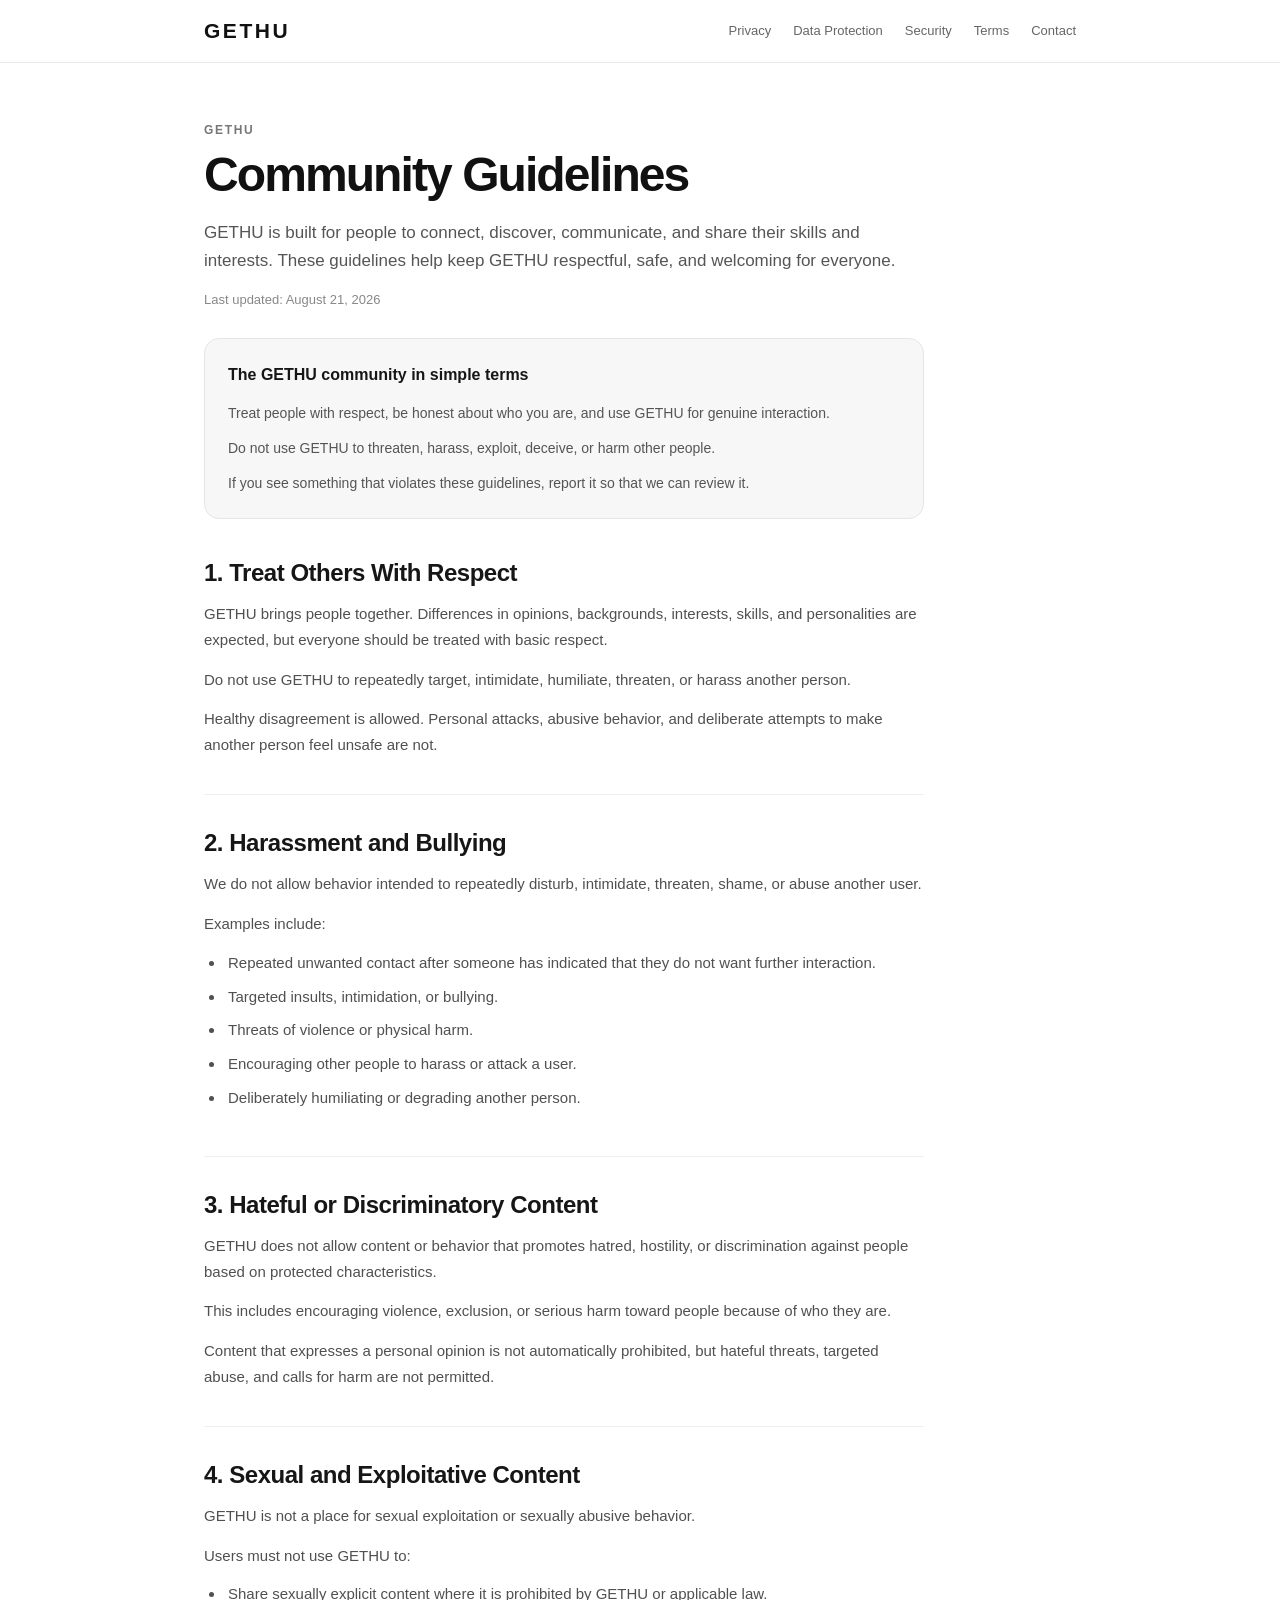
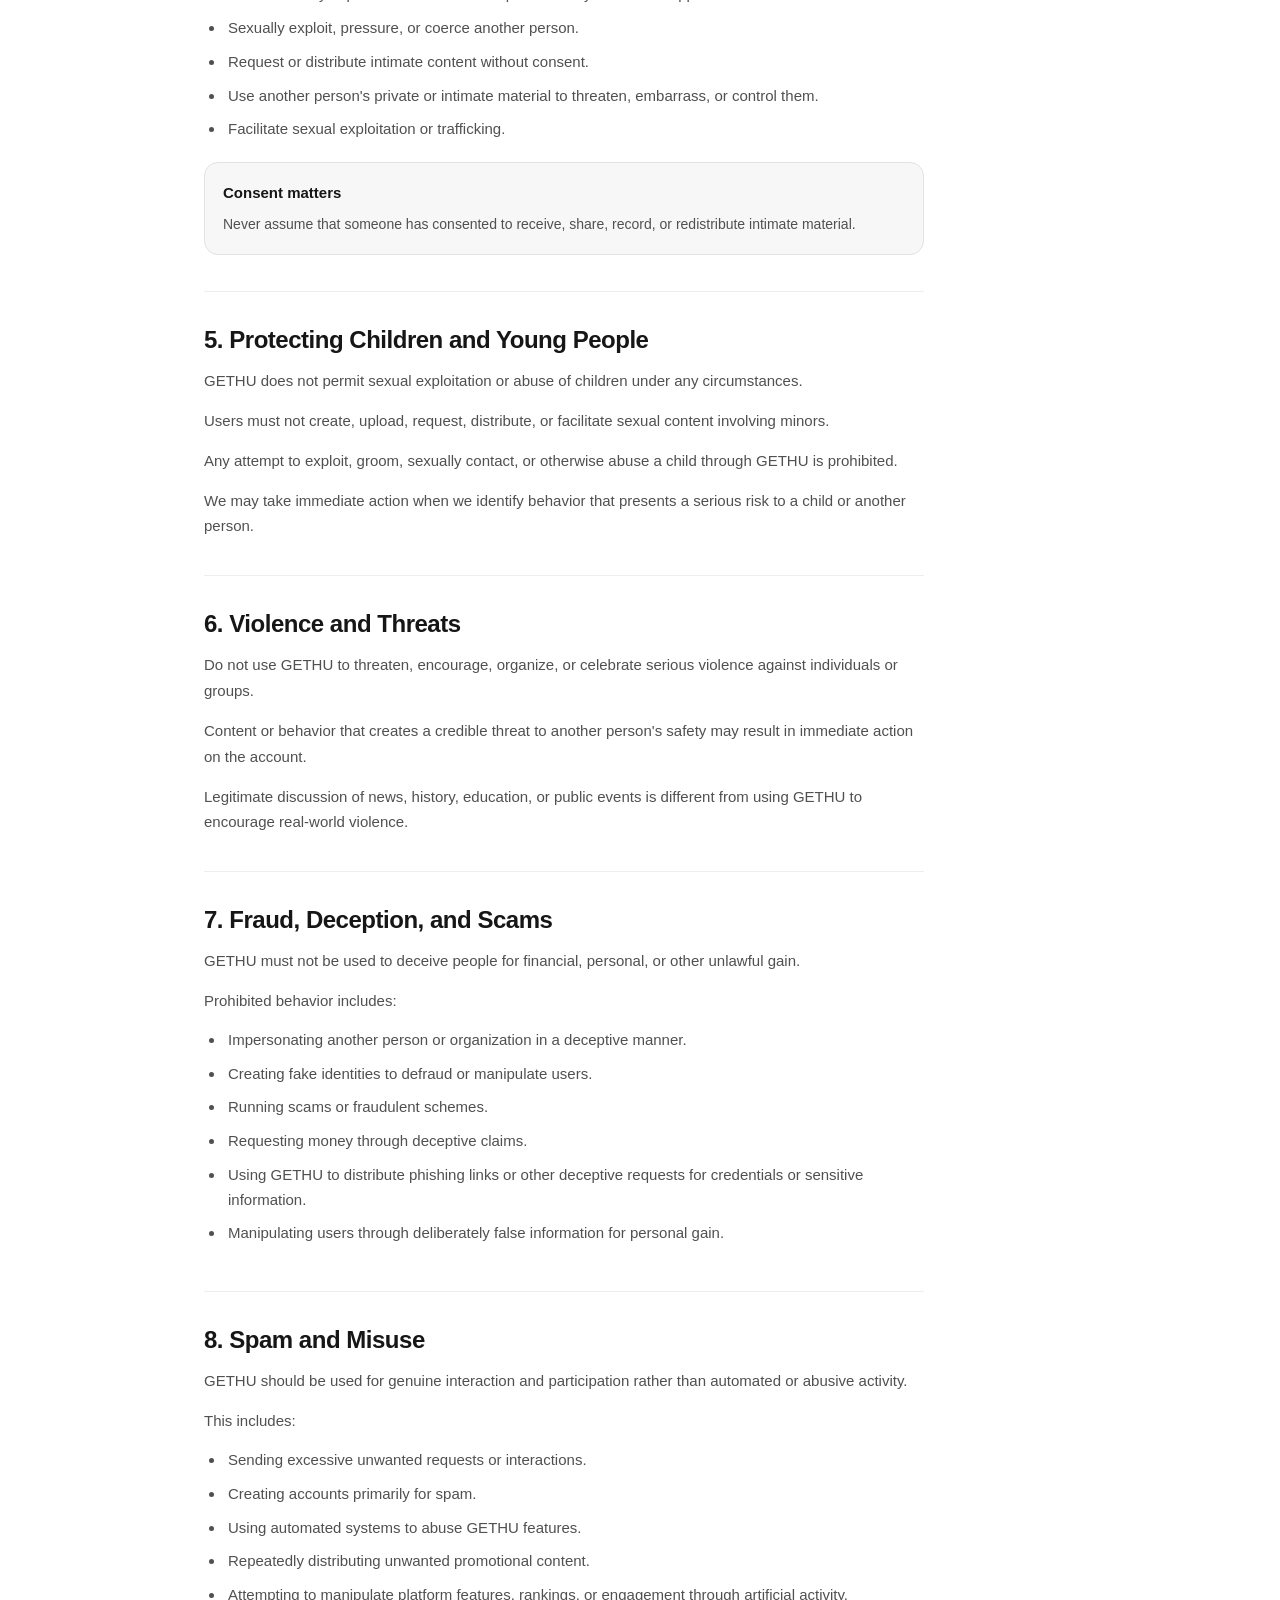
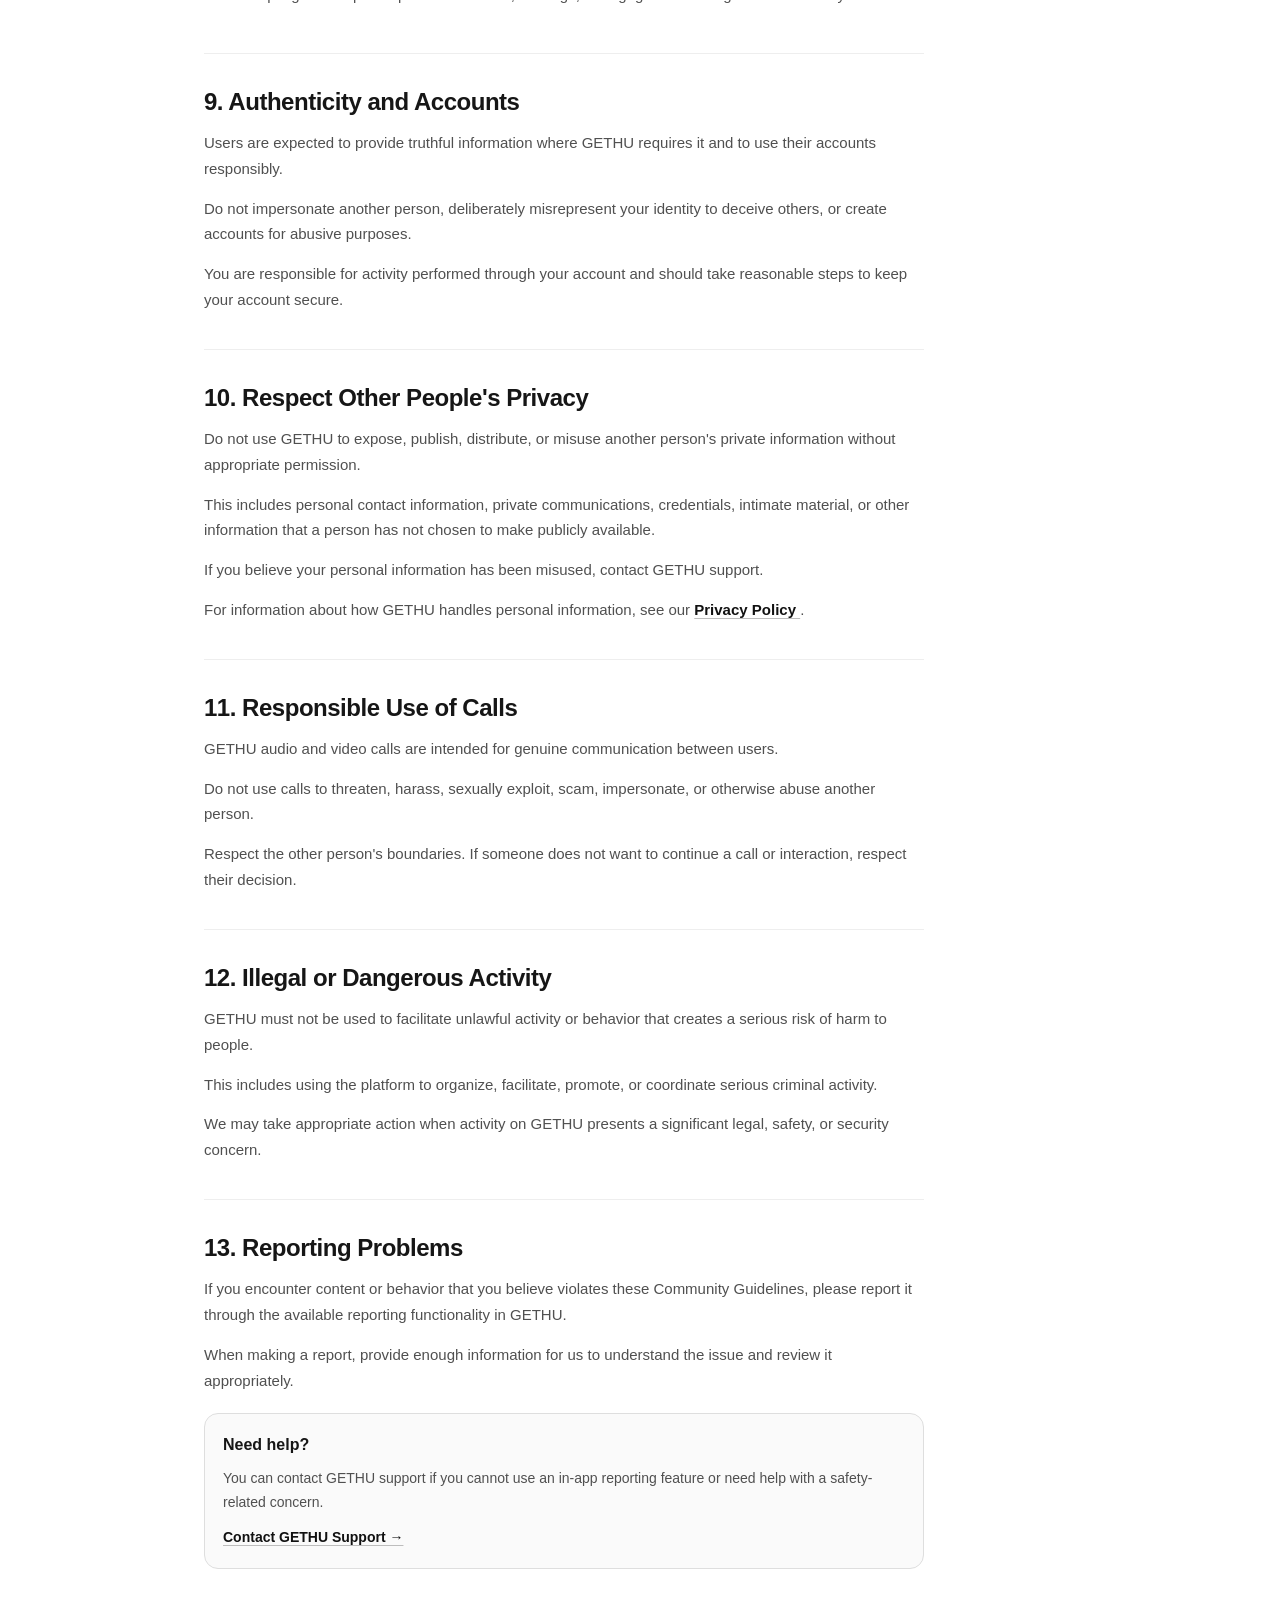
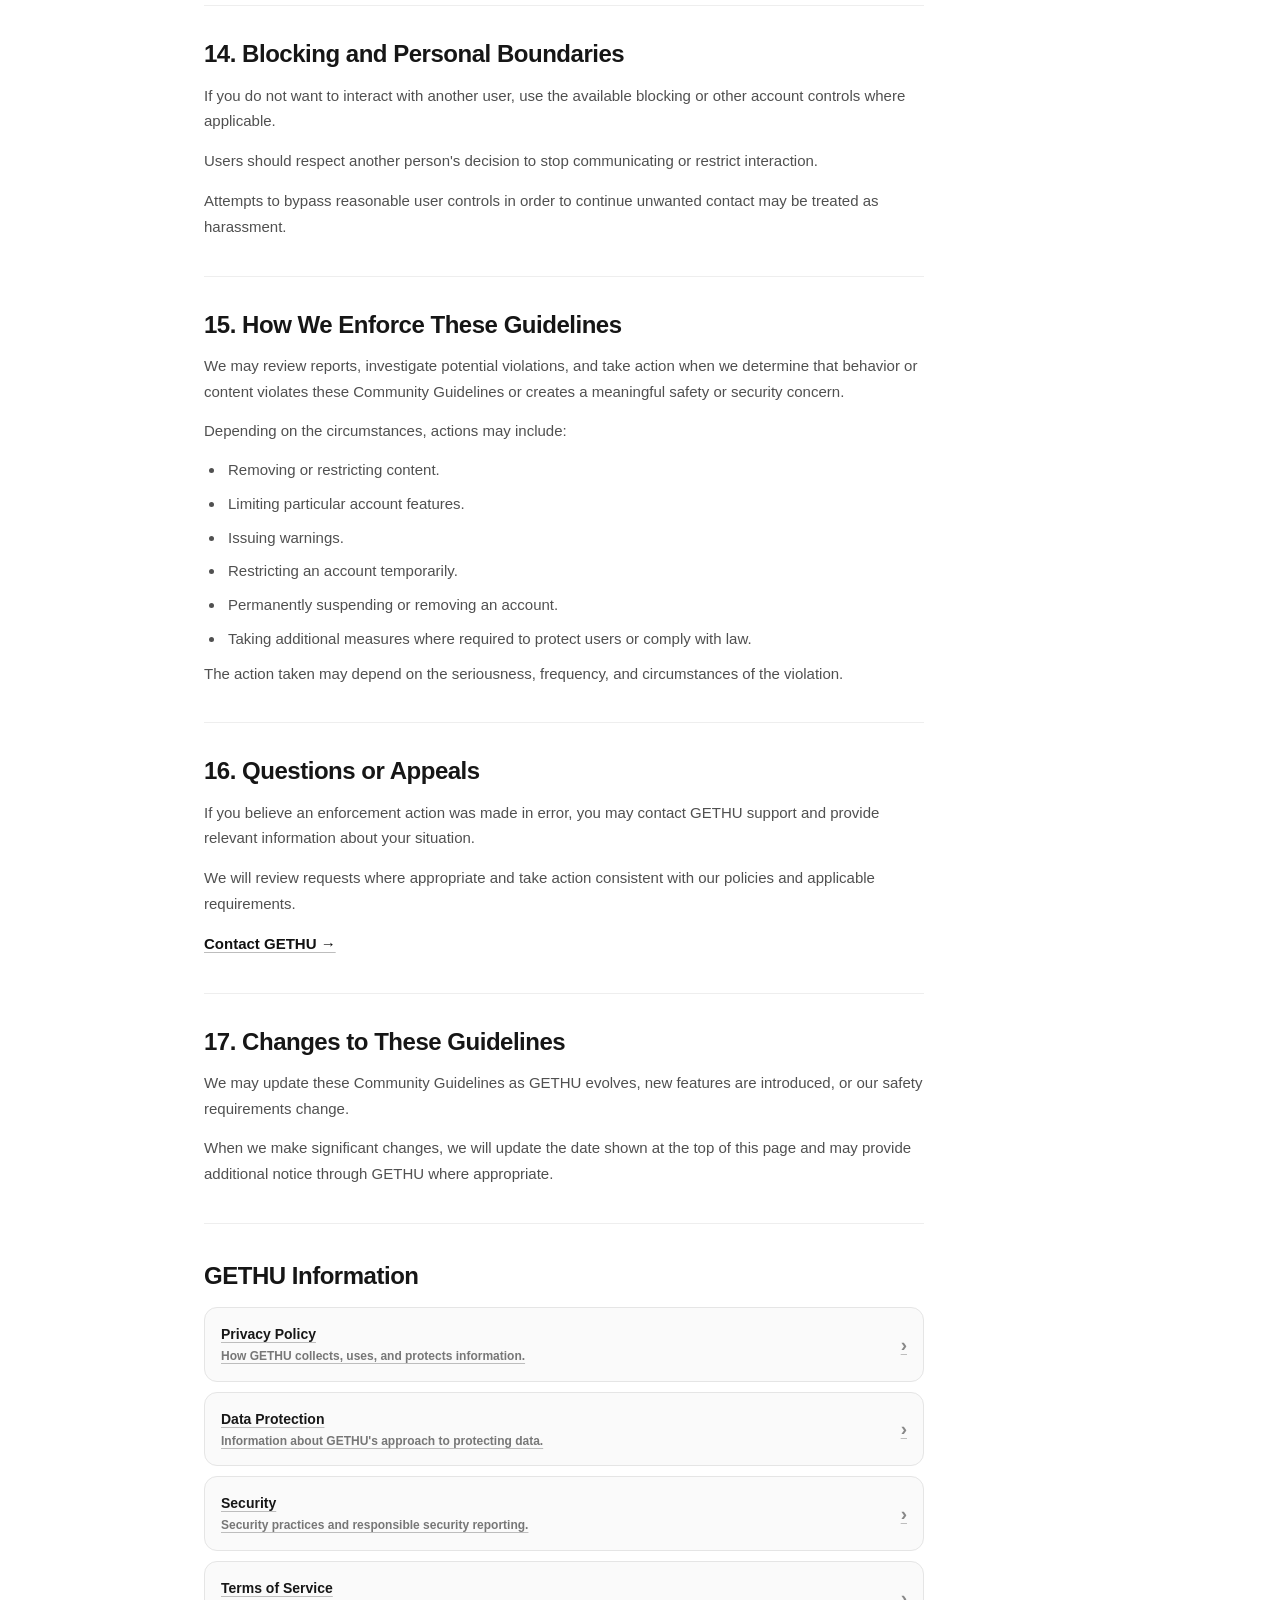
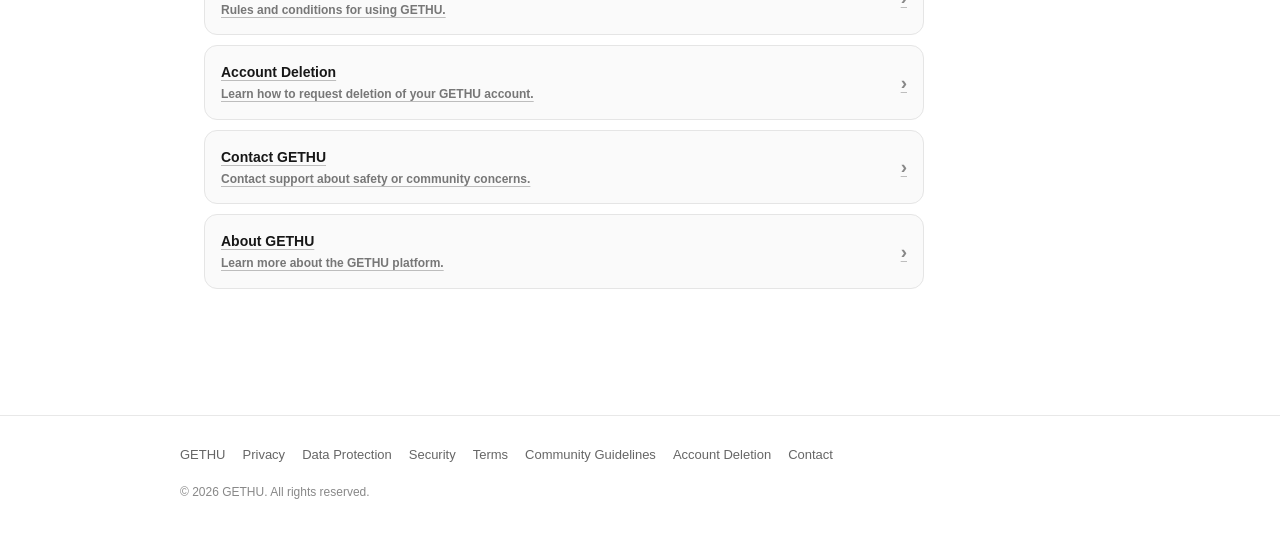
<file: community.html>
<!DOCTYPE html>
<html lang="en">

<head>

    <meta charset="UTF-8">

    <meta
        name="viewport"
        content="width=device-width, initial-scale=1.0, viewport-fit=cover"
    >

    <meta
        name="description"
        content="GETHU Community Guidelines. Learn how to use GETHU safely, respectfully, and responsibly."
    >

    <meta
        name="robots"
        content="index, follow"
    >

    <title>Community Guidelines | GETHU</title>


    <style>

        /* =========================================================
           RESET
           ========================================================= */

        * {
            box-sizing: border-box;
        }

        html {
            margin: 0;
            padding: 0;

            scroll-behavior: smooth;

            -webkit-text-size-adjust: 100%;
        }

        body {
            margin: 0;
            padding: 0;

            background: #ffffff;
            color: #171717;

            font-family:
                -apple-system,
                BlinkMacSystemFont,
                "Segoe UI",
                Roboto,
                Helvetica,
                Arial,
                sans-serif;

            font-size: 16px;
            line-height: 1.65;

            -webkit-font-smoothing: antialiased;
            text-rendering: optimizeLegibility;
        }

        a {
            color: inherit;
        }


        /* =========================================================
           HEADER
           ========================================================= */

        .site-header {
            position: sticky;
            top: 0;
            z-index: 1000;

            background: rgba(255, 255, 255, 0.95);

            backdrop-filter: blur(16px);
            -webkit-backdrop-filter: blur(16px);

            border-bottom: 1px solid #e9e9e9;
        }

        .header-inner {
            width: 100%;
            max-width: 920px;

            min-height: 62px;

            margin: 0 auto;
            padding: 0 18px;

            display: flex;
            align-items: center;
            justify-content: space-between;
        }

        .brand {
            color: #111111;

            text-decoration: none;

            font-size: 21px;
            font-weight: 800;

            letter-spacing: 0.12em;
        }

        .desktop-nav {
            display: none;
        }

        .menu-button {
            width: 42px;
            height: 42px;

            padding: 9px;

            display: flex;
            flex-direction: column;
            justify-content: center;

            gap: 5px;

            background: #ffffff;

            border: 1px solid #dedede;
            border-radius: 10px;

            cursor: pointer;
        }

        .menu-button span {
            display: block;

            width: 100%;
            height: 2px;

            background: #222222;

            border-radius: 2px;
        }


        /* =========================================================
           MOBILE NAVIGATION
           ========================================================= */

        .mobile-nav {
            display: none;

            background: #ffffff;

            border-top: 1px solid #eeeeee;

            padding: 5px 18px 12px;
        }

        .mobile-nav.open {
            display: block;
        }

        .mobile-nav a {
            display: block;

            padding: 13px 2px;

            color: #444444;

            text-decoration: none;

            font-size: 15px;
            font-weight: 500;

            border-bottom: 1px solid #eeeeee;
        }

        .mobile-nav a:last-child {
            border-bottom: none;
        }


        /* =========================================================
           MAIN
           ========================================================= */

        .page {
            width: 100%;
            max-width: 920px;

            margin: 0 auto;

            padding: 34px 18px 60px;
        }


        /* =========================================================
           HERO
           ========================================================= */

        .hero {
            padding-bottom: 28px;
        }

        .eyebrow {
            margin-bottom: 8px;

            color: #777777;

            font-size: 12px;
            font-weight: 700;

            letter-spacing: 0.14em;
            text-transform: uppercase;
        }

        h1 {
            margin: 0;

            color: #111111;

            font-size: 36px;
            font-weight: 800;

            line-height: 1.08;

            letter-spacing: -0.04em;
        }

        .intro {
            margin: 18px 0 0;

            max-width: 720px;

            color: #555555;

            font-size: 16px;

            line-height: 1.65;
        }

        .updated {
            margin-top: 14px;

            color: #888888;

            font-size: 13px;
        }


        /* =========================================================
           SUMMARY
           ========================================================= */

        .summary {
            margin: 0 0 38px;

            padding: 20px;

            background: #f7f7f7;

            border: 1px solid #e5e5e5;

            border-radius: 15px;
        }

        .summary-title {
            margin-bottom: 13px;

            color: #161616;

            font-size: 16px;
            font-weight: 700;
        }

        .summary p {
            margin: 0 0 12px;

            color: #555555;

            font-size: 14px;

            line-height: 1.65;
        }

        .summary p:last-child {
            margin-bottom: 0;
        }


        /* =========================================================
           CONTENT
           ========================================================= */

        .content {
            max-width: 720px;
        }

        section {
            margin: 0;

            padding: 0 0 36px;

            border-bottom: 1px solid #eeeeee;
        }

        section + section {
            padding-top: 32px;
        }

        h2 {
            margin: 0 0 13px;

            color: #161616;

            font-size: 22px;
            font-weight: 750;

            line-height: 1.3;

            letter-spacing: -0.02em;
        }

        h3 {
            margin: 24px 0 7px;

            color: #292929;

            font-size: 16px;
            font-weight: 700;

            line-height: 1.35;
        }

        p {
            margin: 0 0 14px;

            color: #505050;

            font-size: 15px;

            line-height: 1.72;
        }

        p:last-child {
            margin-bottom: 0;
        }

        ul {
            margin: 12px 0 0;

            padding-left: 21px;
        }

        li {
            margin: 0 0 9px;

            padding-left: 3px;

            color: #505050;

            font-size: 15px;

            line-height: 1.65;
        }

        strong {
            color: #252525;
            font-weight: 650;
        }

        .content a {
            color: #111111;

            font-weight: 600;

            text-decoration: underline;
            text-decoration-color: #bdbdbd;
            text-underline-offset: 3px;
        }


        /* =========================================================
           HIGHLIGHT BOX
           ========================================================= */

        .highlight {
            margin-top: 20px;

            padding: 18px;

            background: #f7f7f7;

            border: 1px solid #e2e2e2;

            border-radius: 14px;
        }

        .highlight-title {
            margin-bottom: 6px;

            color: #161616;

            font-size: 15px;
            font-weight: 700;
        }

        .highlight p {
            margin: 0;

            font-size: 14px;
        }


        /* =========================================================
           REPORT BOX
           ========================================================= */

        .report-box {
            margin-top: 20px;

            padding: 18px;

            background: #fafafa;

            border: 1px solid #dedede;

            border-radius: 14px;
        }

        .report-title {
            margin-bottom: 7px;

            color: #161616;

            font-size: 16px;
            font-weight: 700;
        }

        .report-box p {
            margin-bottom: 10px;

            font-size: 14px;
        }

        .report-box a {
            font-size: 14px;
        }


        /* =========================================================
           RELATED LINKS
           ========================================================= */

        .related {
            padding-top: 36px;

            border-bottom: none;
        }

        .related h2 {
            margin-bottom: 16px;
        }

        .related-list {
            display: grid;

            gap: 10px;
        }

        .related-link {
            display: flex;
            align-items: center;
            justify-content: space-between;

            gap: 15px;

            padding: 15px 16px;

            background: #fafafa;

            border: 1px solid #e5e5e5;
            border-radius: 13px;

            text-decoration: none;

            transition:
                background 0.15s ease,
                border-color 0.15s ease;
        }

        .related-link:hover {
            background: #f5f5f5;

            border-color: #d7d7d7;
        }

        .related-link-text {
            min-width: 0;
        }

        .related-link-title {
            display: block;

            color: #171717;

            font-size: 14px;
            font-weight: 700;
        }

        .related-link-description {
            display: block;

            margin-top: 2px;

            color: #777777;

            font-size: 12px;

            line-height: 1.45;
        }

        .arrow {
            flex-shrink: 0;

            color: #888888;

            font-size: 19px;
        }


        /* =========================================================
           FOOTER
           ========================================================= */

        .footer {
            border-top: 1px solid #e8e8e8;

            padding: 28px 18px 38px;

            color: #888888;

            font-size: 12px;
        }

        .footer-inner {
            width: 100%;
            max-width: 920px;

            margin: 0 auto;
        }

        .footer-links {
            display: flex;

            flex-wrap: wrap;

            gap: 9px 17px;

            margin-bottom: 18px;
        }

        .footer-links a {
            color: #666666;

            font-size: 13px;

            text-decoration: none;
        }

        .footer-links a:hover {
            color: #111111;
        }


        /* =========================================================
           TABLET / DESKTOP
           ========================================================= */

        @media (min-width: 700px) {

            .header-inner {
                padding: 0 24px;
            }

            .desktop-nav {
                display: flex;

                align-items: center;

                gap: 22px;
            }

            .desktop-nav a {
                color: #666666;

                font-size: 13px;

                text-decoration: none;
            }

            .desktop-nav a:hover {
                color: #111111;
            }

            .menu-button,
            .mobile-nav {
                display: none !important;
            }

            .page {
                padding: 58px 24px 90px;
            }

            h1 {
                font-size: 48px;
            }

            .intro {
                font-size: 17px;
            }

            .summary {
                max-width: 720px;

                padding: 23px;
            }

            h2 {
                font-size: 24px;
            }

            p,
            li {
                font-size: 15px;
            }

            .footer {
                padding-left: 24px;
                padding-right: 24px;
            }

        }


        /* =========================================================
           REDUCED MOTION
           ========================================================= */

        @media (prefers-reduced-motion: reduce) {

            html {
                scroll-behavior: auto;
            }

            .related-link {
                transition: none;
            }

        }

    </style>

</head>


<body>


<!-- =============================================================
     HEADER
     ============================================================= -->

<header class="site-header">

    <div class="header-inner">

        <a
            class="brand"
            href="https://play.gethu.app/gethu"
            aria-label="GETHU"
        >
            GETHU
        </a>


        <nav
            class="desktop-nav"
            aria-label="Main navigation"
        >

            <a href="https://play.gethu.app/privacy">
                Privacy
            </a>

            <a href="https://play.gethu.app/data">
                Data Protection
            </a>

            <a href="https://play.gethu.app/security">
                Security
            </a>

            <a href="https://play.gethu.app/terms">
                Terms
            </a>

            <a href="https://play.gethu.app/contact">
                Contact
            </a>

        </nav>


        <button
            class="menu-button"
            type="button"
            aria-label="Open navigation"
            aria-expanded="false"
            aria-controls="mobile-nav"
        >

            <span></span>
            <span></span>
            <span></span>

        </button>

    </div>


    <nav
        id="mobile-nav"
        class="mobile-nav"
        aria-label="Mobile navigation"
    >

        <a href="https://play.gethu.app/privacy">
            Privacy Policy
        </a>

        <a href="https://play.gethu.app/data">
            Data Protection
        </a>

        <a href="https://play.gethu.app/security">
            Security
        </a>

        <a href="https://play.gethu.app/terms">
            Terms of Service
        </a>

        <a href="https://play.gethu.app/community">
            Community Guidelines
        </a>

        <a href="https://play.gethu.app/delete">
            Account Deletion
        </a>

        <a href="https://play.gethu.app/contact">
            Contact
        </a>

        <a href="https://play.gethu.app/gethu">
            About GETHU
        </a>

    </nav>

</header>



<!-- =============================================================
     MAIN
     ============================================================= -->

<main class="page">


    <!-- =========================================================
         HERO
         ========================================================= -->

    <header class="hero">

        <div class="eyebrow">
            GETHU
        </div>

        <h1>
            Community Guidelines
        </h1>

        <p class="intro">
            GETHU is built for people to connect, discover,
            communicate, and share their skills and interests.
            These guidelines help keep GETHU respectful, safe,
            and welcoming for everyone.
        </p>

        <div class="updated">
            Last updated: August 21, 2026
        </div>

    </header>



    <!-- =========================================================
         SUMMARY
         ========================================================= -->

    <div class="summary">

        <div class="summary-title">
            The GETHU community in simple terms
        </div>

        <p>
            Treat people with respect, be honest about who you
            are, and use GETHU for genuine interaction.
        </p>

        <p>
            Do not use GETHU to threaten, harass, exploit,
            deceive, or harm other people.
        </p>

        <p>
            If you see something that violates these guidelines,
            report it so that we can review it.
        </p>

    </div>



    <div class="content">


        <!-- =====================================================
             1. BE RESPECTFUL
             ===================================================== -->

        <section id="respect">

            <h2>
                1. Treat Others With Respect
            </h2>

            <p>
                GETHU brings people together. Differences in
                opinions, backgrounds, interests, skills, and
                personalities are expected, but everyone should
                be treated with basic respect.
            </p>

            <p>
                Do not use GETHU to repeatedly target, intimidate,
                humiliate, threaten, or harass another person.
            </p>

            <p>
                Healthy disagreement is allowed. Personal attacks,
                abusive behavior, and deliberate attempts to make
                another person feel unsafe are not.
            </p>

        </section>



        <!-- =====================================================
             2. HARASSMENT
             ===================================================== -->

        <section id="harassment">

            <h2>
                2. Harassment and Bullying
            </h2>

            <p>
                We do not allow behavior intended to repeatedly
                disturb, intimidate, threaten, shame, or abuse
                another user.
            </p>

            <p>
                Examples include:
            </p>

            <ul>

                <li>
                    Repeated unwanted contact after someone has
                    indicated that they do not want further
                    interaction.
                </li>

                <li>
                    Targeted insults, intimidation, or bullying.
                </li>

                <li>
                    Threats of violence or physical harm.
                </li>

                <li>
                    Encouraging other people to harass or attack
                    a user.
                </li>

                <li>
                    Deliberately humiliating or degrading another
                    person.
                </li>

            </ul>

        </section>



        <!-- =====================================================
             3. HATEFUL CONDUCT
             ===================================================== -->

        <section id="hateful-content">

            <h2>
                3. Hateful or Discriminatory Content
            </h2>

            <p>
                GETHU does not allow content or behavior that
                promotes hatred, hostility, or discrimination
                against people based on protected characteristics.
            </p>

            <p>
                This includes encouraging violence, exclusion,
                or serious harm toward people because of who they
                are.
            </p>

            <p>
                Content that expresses a personal opinion is not
                automatically prohibited, but hateful threats,
                targeted abuse, and calls for harm are not
                permitted.
            </p>

        </section>



        <!-- =====================================================
             4. SEXUAL CONTENT
             ===================================================== -->

        <section id="sexual-content">

            <h2>
                4. Sexual and Exploitative Content
            </h2>

            <p>
                GETHU is not a place for sexual exploitation or
                sexually abusive behavior.
            </p>

            <p>
                Users must not use GETHU to:
            </p>

            <ul>

                <li>
                    Share sexually explicit content where it is
                    prohibited by GETHU or applicable law.
                </li>

                <li>
                    Sexually exploit, pressure, or coerce another
                    person.
                </li>

                <li>
                    Request or distribute intimate content
                    without consent.
                </li>

                <li>
                    Use another person's private or intimate
                    material to threaten, embarrass, or control
                    them.
                </li>

                <li>
                    Facilitate sexual exploitation or trafficking.
                </li>

            </ul>

            <div class="highlight">

                <div class="highlight-title">
                    Consent matters
                </div>

                <p>
                    Never assume that someone has consented to
                    receive, share, record, or redistribute
                    intimate material.
                </p>

            </div>

        </section>



        <!-- =====================================================
             5. MINORS
             ===================================================== -->

        <section id="minors">

            <h2>
                5. Protecting Children and Young People
            </h2>

            <p>
                GETHU does not permit sexual exploitation or abuse
                of children under any circumstances.
            </p>

            <p>
                Users must not create, upload, request, distribute,
                or facilitate sexual content involving minors.
            </p>

            <p>
                Any attempt to exploit, groom, sexually contact,
                or otherwise abuse a child through GETHU is
                prohibited.
            </p>

            <p>
                We may take immediate action when we identify
                behavior that presents a serious risk to a child
                or another person.
            </p>

        </section>



        <!-- =====================================================
             6. VIOLENCE AND THREATS
             ===================================================== -->

        <section id="violence">

            <h2>
                6. Violence and Threats
            </h2>

            <p>
                Do not use GETHU to threaten, encourage, organize,
                or celebrate serious violence against individuals
                or groups.
            </p>

            <p>
                Content or behavior that creates a credible threat
                to another person's safety may result in immediate
                action on the account.
            </p>

            <p>
                Legitimate discussion of news, history, education,
                or public events is different from using GETHU to
                encourage real-world violence.
            </p>

        </section>



        <!-- =====================================================
             7. FRAUD AND DECEPTION
             ===================================================== -->

        <section id="fraud">

            <h2>
                7. Fraud, Deception, and Scams
            </h2>

            <p>
                GETHU must not be used to deceive people for
                financial, personal, or other unlawful gain.
            </p>

            <p>
                Prohibited behavior includes:
            </p>

            <ul>

                <li>
                    Impersonating another person or organization
                    in a deceptive manner.
                </li>

                <li>
                    Creating fake identities to defraud or
                    manipulate users.
                </li>

                <li>
                    Running scams or fraudulent schemes.
                </li>

                <li>
                    Requesting money through deceptive claims.
                </li>

                <li>
                    Using GETHU to distribute phishing links or
                    other deceptive requests for credentials or
                    sensitive information.
                </li>

                <li>
                    Manipulating users through deliberately false
                    information for personal gain.
                </li>

            </ul>

        </section>



        <!-- =====================================================
             8. SPAM
             ===================================================== -->

        <section id="spam">

            <h2>
                8. Spam and Misuse
            </h2>

            <p>
                GETHU should be used for genuine interaction and
                participation rather than automated or abusive
                activity.
            </p>

            <p>
                This includes:
            </p>

            <ul>

                <li>
                    Sending excessive unwanted requests or
                    interactions.
                </li>

                <li>
                    Creating accounts primarily for spam.
                </li>

                <li>
                    Using automated systems to abuse GETHU
                    features.
                </li>

                <li>
                    Repeatedly distributing unwanted promotional
                    content.
                </li>

                <li>
                    Attempting to manipulate platform features,
                    rankings, or engagement through artificial
                    activity.
                </li>

            </ul>

        </section>



        <!-- =====================================================
             9. FAKE ACCOUNTS
             ===================================================== -->

        <section id="accounts">

            <h2>
                9. Authenticity and Accounts
            </h2>

            <p>
                Users are expected to provide truthful information
                where GETHU requires it and to use their accounts
                responsibly.
            </p>

            <p>
                Do not impersonate another person, deliberately
                misrepresent your identity to deceive others, or
                create accounts for abusive purposes.
            </p>

            <p>
                You are responsible for activity performed through
                your account and should take reasonable steps to
                keep your account secure.
            </p>

        </section>



        <!-- =====================================================
             10. PRIVACY
             ===================================================== -->

        <section id="privacy">

            <h2>
                10. Respect Other People's Privacy
            </h2>

            <p>
                Do not use GETHU to expose, publish, distribute,
                or misuse another person's private information
                without appropriate permission.
            </p>

            <p>
                This includes personal contact information,
                private communications, credentials, intimate
                material, or other information that a person has
                not chosen to make publicly available.
            </p>

            <p>
                If you believe your personal information has been
                misused, contact GETHU support.
            </p>

            <p>
                For information about how GETHU handles personal
                information, see our
                <a href="https://play.gethu.app/privacy">
                    Privacy Policy
                </a>.
            </p>

        </section>



        <!-- =====================================================
             11. CALLS
             ===================================================== -->

        <section id="calls">

            <h2>
                11. Responsible Use of Calls
            </h2>

            <p>
                GETHU audio and video calls are intended for
                genuine communication between users.
            </p>

            <p>
                Do not use calls to threaten, harass, sexually
                exploit, scam, impersonate, or otherwise abuse
                another person.
            </p>

            <p>
                Respect the other person's boundaries. If someone
                does not want to continue a call or interaction,
                respect their decision.
            </p>

        </section>



        <!-- =====================================================
             12. ILLEGAL ACTIVITY
             ===================================================== -->

        <section id="illegal">

            <h2>
                12. Illegal or Dangerous Activity
            </h2>

            <p>
                GETHU must not be used to facilitate unlawful
                activity or behavior that creates a serious risk
                of harm to people.
            </p>

            <p>
                This includes using the platform to organize,
                facilitate, promote, or coordinate serious
                criminal activity.
            </p>

            <p>
                We may take appropriate action when activity on
                GETHU presents a significant legal, safety, or
                security concern.
            </p>

        </section>



        <!-- =====================================================
             13. REPORTING
             ===================================================== -->

        <section id="reporting">

            <h2>
                13. Reporting Problems
            </h2>

            <p>
                If you encounter content or behavior that you
                believe violates these Community Guidelines,
                please report it through the available reporting
                functionality in GETHU.
            </p>

            <p>
                When making a report, provide enough information
                for us to understand the issue and review it
                appropriately.
            </p>

            <div class="report-box">

                <div class="report-title">
                    Need help?
                </div>

                <p>
                    You can contact GETHU support if you cannot
                    use an in-app reporting feature or need help
                    with a safety-related concern.
                </p>

                <a href="https://play.gethu.app/contact">
                    Contact GETHU Support →
                </a>

            </div>

        </section>



        <!-- =====================================================
             14. BLOCKING
             ===================================================== -->

        <section id="blocking">

            <h2>
                14. Blocking and Personal Boundaries
            </h2>

            <p>
                If you do not want to interact with another user,
                use the available blocking or other account
                controls where applicable.
            </p>

            <p>
                Users should respect another person's decision
                to stop communicating or restrict interaction.
            </p>

            <p>
                Attempts to bypass reasonable user controls in
                order to continue unwanted contact may be treated
                as harassment.
            </p>

        </section>



        <!-- =====================================================
             15. ENFORCEMENT
             ===================================================== -->

        <section id="enforcement">

            <h2>
                15. How We Enforce These Guidelines
            </h2>

            <p>
                We may review reports, investigate potential
                violations, and take action when we determine
                that behavior or content violates these
                Community Guidelines or creates a meaningful
                safety or security concern.
            </p>

            <p>
                Depending on the circumstances, actions may
                include:
            </p>

            <ul>

                <li>
                    Removing or restricting content.
                </li>

                <li>
                    Limiting particular account features.
                </li>

                <li>
                    Issuing warnings.
                </li>

                <li>
                    Restricting an account temporarily.
                </li>

                <li>
                    Permanently suspending or removing an account.
                </li>

                <li>
                    Taking additional measures where required
                    to protect users or comply with law.
                </li>

            </ul>

            <p>
                The action taken may depend on the seriousness,
                frequency, and circumstances of the violation.
            </p>

        </section>



        <!-- =====================================================
             16. APPEALS
             ===================================================== -->

        <section id="appeals">

            <h2>
                16. Questions or Appeals
            </h2>

            <p>
                If you believe an enforcement action was made in
                error, you may contact GETHU support and provide
                relevant information about your situation.
            </p>

            <p>
                We will review requests where appropriate and
                take action consistent with our policies and
                applicable requirements.
            </p>

            <p>
                <a href="https://play.gethu.app/contact">
                    Contact GETHU →
                </a>
            </p>

        </section>



        <!-- =====================================================
             17. CHANGES
             ===================================================== -->

        <section id="changes">

            <h2>
                17. Changes to These Guidelines
            </h2>

            <p>
                We may update these Community Guidelines as GETHU
                evolves, new features are introduced, or our
                safety requirements change.
            </p>

            <p>
                When we make significant changes, we will update
                the date shown at the top of this page and may
                provide additional notice through GETHU where
                appropriate.
            </p>

        </section>



        <!-- =====================================================
             RELATED INFORMATION
             ===================================================== -->

        <section class="related">

            <h2>
                GETHU Information
            </h2>


            <div class="related-list">


                <a
                    class="related-link"
                    href="https://play.gethu.app/privacy"
                >

                    <span class="related-link-text">

                        <span class="related-link-title">
                            Privacy Policy
                        </span>

                        <span class="related-link-description">
                            How GETHU collects, uses, and protects
                            information.
                        </span>

                    </span>

                    <span class="arrow">
                        ›
                    </span>

                </a>


                <a
                    class="related-link"
                    href="https://play.gethu.app/data"
                >

                    <span class="related-link-text">

                        <span class="related-link-title">
                            Data Protection
                        </span>

                        <span class="related-link-description">
                            Information about GETHU's approach to
                            protecting data.
                        </span>

                    </span>

                    <span class="arrow">
                        ›
                    </span>

                </a>


                <a
                    class="related-link"
                    href="https://play.gethu.app/security"
                >

                    <span class="related-link-text">

                        <span class="related-link-title">
                            Security
                        </span>

                        <span class="related-link-description">
                            Security practices and responsible
                            security reporting.
                        </span>

                    </span>

                    <span class="arrow">
                        ›
                    </span>

                </a>


                <a
                    class="related-link"
                    href="https://play.gethu.app/terms"
                >

                    <span class="related-link-text">

                        <span class="related-link-title">
                            Terms of Service
                        </span>

                        <span class="related-link-description">
                            Rules and conditions for using GETHU.
                        </span>

                    </span>

                    <span class="arrow">
                        ›
                    </span>

                </a>


                <a
                    class="related-link"
                    href="https://play.gethu.app/delete"
                >

                    <span class="related-link-text">

                        <span class="related-link-title">
                            Account Deletion
                        </span>

                        <span class="related-link-description">
                            Learn how to request deletion of
                            your GETHU account.
                        </span>

                    </span>

                    <span class="arrow">
                        ›
                    </span>

                </a>


                <a
                    class="related-link"
                    href="https://play.gethu.app/contact"
                >

                    <span class="related-link-text">

                        <span class="related-link-title">
                            Contact GETHU
                        </span>

                        <span class="related-link-description">
                            Contact support about safety or
                            community concerns.
                        </span>

                    </span>

                    <span class="arrow">
                        ›
                    </span>

                </a>


                <a
                    class="related-link"
                    href="https://play.gethu.app/gethu"
                >

                    <span class="related-link-text">

                        <span class="related-link-title">
                            About GETHU
                        </span>

                        <span class="related-link-description">
                            Learn more about the GETHU platform.
                        </span>

                    </span>

                    <span class="arrow">
                        ›
                    </span>

                </a>


            </div>

        </section>


    </div>

</main>



<!-- =============================================================
     FOOTER
     ============================================================= -->

<footer class="footer">

    <div class="footer-inner">


        <div class="footer-links">

            <a href="https://play.gethu.app/index">
                GETHU
            </a>

            <a href="https://play.gethu.app/privacy">
                Privacy
            </a>

            <a href="https://play.gethu.app/data">
                Data Protection
            </a>

            <a href="https://play.gethu.app/security">
                Security
            </a>

            <a href="https://play.gethu.app/terms">
                Terms
            </a>

            <a href="https://play.gethu.app/community">
                Community Guidelines
            </a>

            <a href="https://play.gethu.app/delete">
                Account Deletion
            </a>

            <a href="https://play.gethu.app/contact">
                Contact
            </a>

        </div>


        <div>
            © 2026 GETHU. All rights reserved.
        </div>


    </div>

</footer>



<!-- =============================================================
     MOBILE MENU
     ============================================================= -->

<script>

    (function () {

        const button =
            document.querySelector(".menu-button");

        const menu =
            document.querySelector("#mobile-nav");


        if (!button || !menu) {
            return;
        }


        button.addEventListener(
            "click",
            function () {

                const open =
                    menu.classList.toggle("open");


                button.setAttribute(
                    "aria-expanded",
                    open ? "true" : "false"
                );


                button.setAttribute(
                    "aria-label",
                    open
                        ? "Close navigation"
                        : "Open navigation"
                );

            }
        );


        menu.querySelectorAll("a").forEach(
            function (link) {

                link.addEventListener(
                    "click",
                    function () {

                        menu.classList.remove("open");

                        button.setAttribute(
                            "aria-expanded",
                            "false"
                        );

                        button.setAttribute(
                            "aria-label",
                            "Open navigation"
                        );

                    }
                );

            }
        );

    })();

</script>


</body>

</html>
</file>
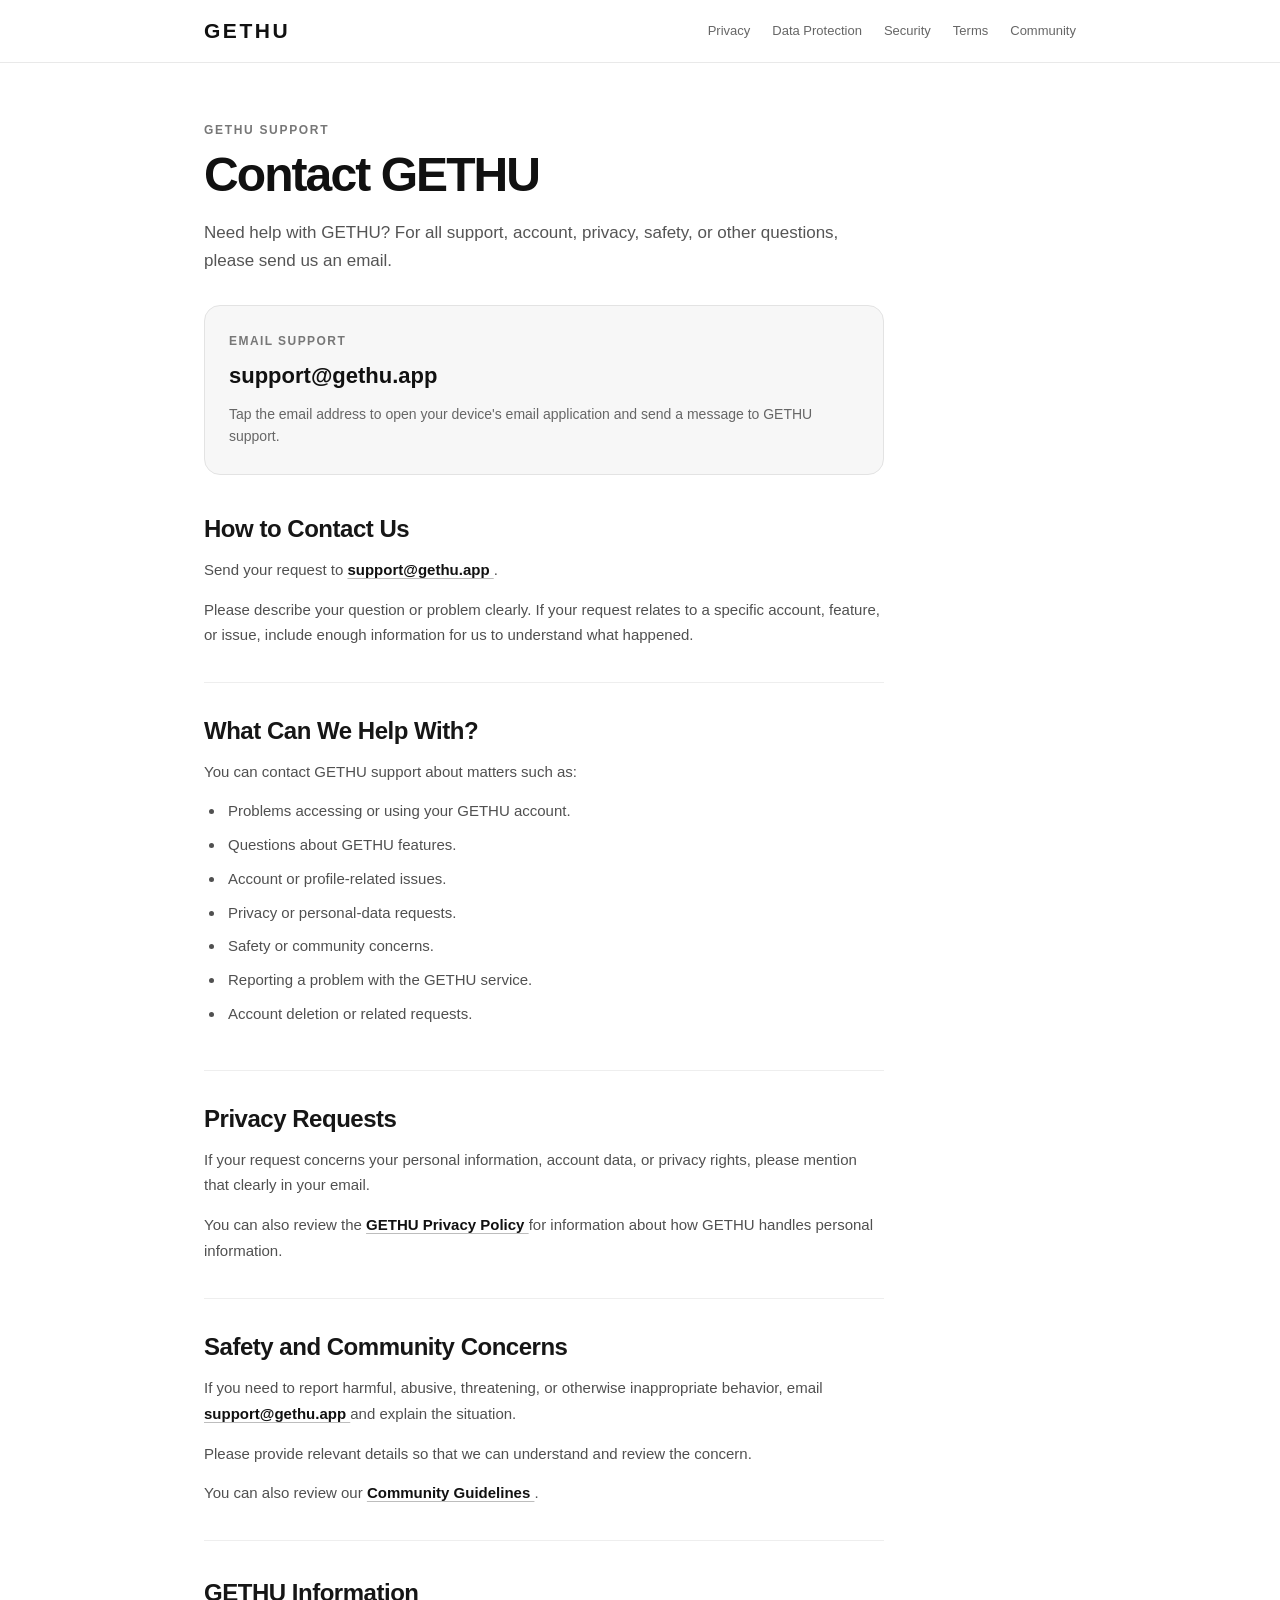
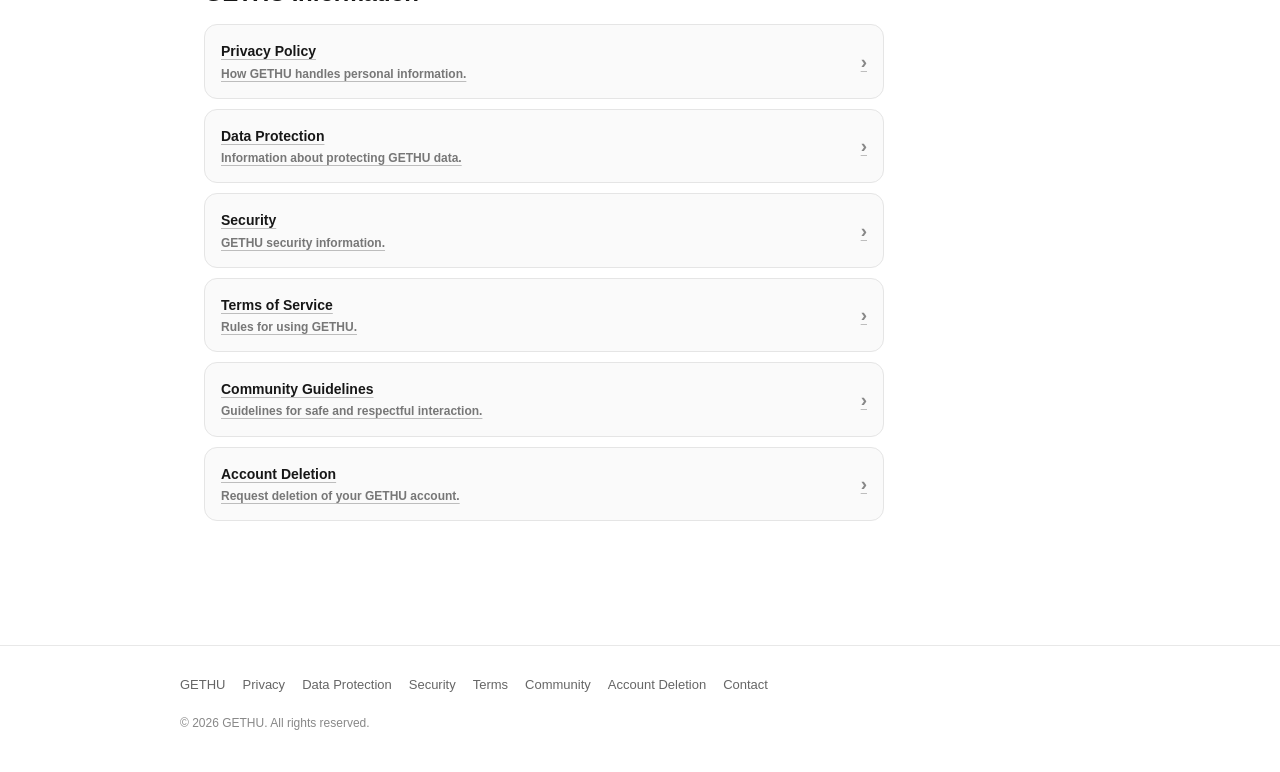
<file: contact.html>
<!DOCTYPE html>
<html lang="en">

<head>

    <meta charset="UTF-8">

    <meta
        name="viewport"
        content="width=device-width, initial-scale=1.0, viewport-fit=cover"
    >

    <meta
        name="description"
        content="Contact GETHU support by email for help with your account, app, privacy, safety, or other questions."
    >

    <meta
        name="robots"
        content="index, follow"
    >

    <title>Contact GETHU | Support</title>


    <style>

        * {
            box-sizing: border-box;
        }

        html {
            margin: 0;
            padding: 0;
            scroll-behavior: smooth;
            -webkit-text-size-adjust: 100%;
        }

        body {
            margin: 0;
            padding: 0;

            background: #ffffff;
            color: #171717;

            font-family:
                -apple-system,
                BlinkMacSystemFont,
                "Segoe UI",
                Roboto,
                Helvetica,
                Arial,
                sans-serif;

            font-size: 16px;
            line-height: 1.65;

            -webkit-font-smoothing: antialiased;
            text-rendering: optimizeLegibility;
        }

        a {
            color: inherit;
        }


        /* =========================================================
           HEADER
           ========================================================= */

        .site-header {
            position: sticky;
            top: 0;
            z-index: 1000;

            background: rgba(255, 255, 255, 0.95);

            backdrop-filter: blur(16px);
            -webkit-backdrop-filter: blur(16px);

            border-bottom: 1px solid #e9e9e9;
        }

        .header-inner {
            width: 100%;
            max-width: 920px;

            min-height: 62px;

            margin: 0 auto;
            padding: 0 18px;

            display: flex;
            align-items: center;
            justify-content: space-between;
        }

        .brand {
            color: #111111;

            text-decoration: none;

            font-size: 21px;
            font-weight: 800;

            letter-spacing: 0.12em;
        }

        .desktop-nav {
            display: none;
        }

        .menu-button {
            width: 42px;
            height: 42px;

            padding: 9px;

            display: flex;
            flex-direction: column;
            justify-content: center;

            gap: 5px;

            background: #ffffff;

            border: 1px solid #dedede;
            border-radius: 10px;

            cursor: pointer;
        }

        .menu-button span {
            display: block;

            width: 100%;
            height: 2px;

            background: #222222;

            border-radius: 2px;
        }


        /* =========================================================
           MOBILE NAVIGATION
           ========================================================= */

        .mobile-nav {
            display: none;

            background: #ffffff;

            border-top: 1px solid #eeeeee;

            padding: 5px 18px 12px;
        }

        .mobile-nav.open {
            display: block;
        }

        .mobile-nav a {
            display: block;

            padding: 13px 2px;

            color: #444444;

            text-decoration: none;

            font-size: 15px;
            font-weight: 500;

            border-bottom: 1px solid #eeeeee;
        }

        .mobile-nav a:last-child {
            border-bottom: none;
        }


        /* =========================================================
           PAGE
           ========================================================= */

        .page {
            width: 100%;
            max-width: 920px;

            margin: 0 auto;

            padding: 36px 18px 60px;
        }


        /* =========================================================
           HERO
           ========================================================= */

        .hero {
            padding-bottom: 30px;
        }

        .eyebrow {
            margin-bottom: 8px;

            color: #777777;

            font-size: 12px;
            font-weight: 700;

            letter-spacing: 0.14em;
            text-transform: uppercase;
        }

        h1 {
            margin: 0;

            color: #111111;

            font-size: 38px;
            font-weight: 800;

            line-height: 1.08;

            letter-spacing: -0.04em;
        }

        .intro {
            max-width: 680px;

            margin: 18px 0 0;

            color: #555555;

            font-size: 16px;

            line-height: 1.65;
        }


        /* =========================================================
           CONTACT CARD
           ========================================================= */

        .contact-card {
            max-width: 680px;

            margin: 0 0 38px;

            padding: 24px 20px;

            background: #f7f7f7;

            border: 1px solid #e3e3e3;

            border-radius: 16px;
        }

        .contact-label {
            margin-bottom: 9px;

            color: #777777;

            font-size: 12px;
            font-weight: 700;

            letter-spacing: 0.12em;
            text-transform: uppercase;
        }

        .email-link {
            display: inline-block;

            color: #111111;

            font-size: 20px;
            font-weight: 750;

            line-height: 1.35;

            text-decoration: none;

            overflow-wrap: anywhere;
        }

        .email-link:hover {
            text-decoration: underline;
            text-underline-offset: 4px;
        }

        .contact-note {
            margin: 12px 0 0;

            color: #666666;

            font-size: 14px;

            line-height: 1.6;
        }


        /* =========================================================
           CONTENT
           ========================================================= */

        .content {
            max-width: 680px;
        }

        section {
            padding: 0 0 34px;

            border-bottom: 1px solid #eeeeee;
        }

        section + section {
            padding-top: 32px;
        }

        h2 {
            margin: 0 0 13px;

            color: #161616;

            font-size: 22px;
            font-weight: 750;

            line-height: 1.3;

            letter-spacing: -0.02em;
        }

        p {
            margin: 0 0 14px;

            color: #505050;

            font-size: 15px;

            line-height: 1.72;
        }

        p:last-child {
            margin-bottom: 0;
        }

        ul {
            margin: 12px 0 0;

            padding-left: 21px;
        }

        li {
            margin-bottom: 9px;

            padding-left: 3px;

            color: #505050;

            font-size: 15px;

            line-height: 1.65;
        }

        .content a {
            color: #111111;

            font-weight: 600;

            text-decoration: underline;
            text-decoration-color: #bdbdbd;
            text-underline-offset: 3px;
        }


        /* =========================================================
           RELATED LINKS
           ========================================================= */

        .related {
            padding-top: 36px;

            border-bottom: none;
        }

        .related h2 {
            margin-bottom: 16px;
        }

        .related-list {
            display: grid;

            gap: 10px;
        }

        .related-link {
            display: flex;
            align-items: center;
            justify-content: space-between;

            gap: 15px;

            padding: 15px 16px;

            background: #fafafa;

            border: 1px solid #e5e5e5;
            border-radius: 13px;

            text-decoration: none;
        }

        .related-link:hover {
            background: #f5f5f5;

            border-color: #d7d7d7;
        }

        .related-link-text {
            min-width: 0;
        }

        .related-link-title {
            display: block;

            color: #171717;

            font-size: 14px;
            font-weight: 700;
        }

        .related-link-description {
            display: block;

            margin-top: 2px;

            color: #777777;

            font-size: 12px;

            line-height: 1.45;
        }

        .arrow {
            flex-shrink: 0;

            color: #888888;

            font-size: 19px;
        }


        /* =========================================================
           FOOTER
           ========================================================= */

        .footer {
            border-top: 1px solid #e8e8e8;

            padding: 28px 18px 38px;

            color: #888888;

            font-size: 12px;
        }

        .footer-inner {
            width: 100%;
            max-width: 920px;

            margin: 0 auto;
        }

        .footer-links {
            display: flex;

            flex-wrap: wrap;

            gap: 9px 17px;

            margin-bottom: 18px;
        }

        .footer-links a {
            color: #666666;

            font-size: 13px;

            text-decoration: none;
        }

        .footer-links a:hover {
            color: #111111;
        }


        /* =========================================================
           TABLET / DESKTOP
           ========================================================= */

        @media (min-width: 700px) {

            .header-inner {
                padding: 0 24px;
            }

            .desktop-nav {
                display: flex;

                align-items: center;

                gap: 22px;
            }

            .desktop-nav a {
                color: #666666;

                font-size: 13px;

                text-decoration: none;
            }

            .desktop-nav a:hover {
                color: #111111;
            }

            .menu-button,
            .mobile-nav {
                display: none !important;
            }

            .page {
                padding: 58px 24px 90px;
            }

            h1 {
                font-size: 48px;
            }

            .intro {
                font-size: 17px;
            }

            .contact-card {
                padding: 26px 24px;
            }

            .email-link {
                font-size: 22px;
            }

            h2 {
                font-size: 24px;
            }

            .footer {
                padding-left: 24px;
                padding-right: 24px;
            }

        }


        /* =========================================================
           REDUCED MOTION
           ========================================================= */

        @media (prefers-reduced-motion: reduce) {

            html {
                scroll-behavior: auto;
            }

        }

    </style>

</head>


<body>


<!-- =============================================================
     HEADER
     ============================================================= -->

<header class="site-header">

    <div class="header-inner">

        <a
            class="brand"
            href="https://play.gethu.app/gethu"
            aria-label="GETHU"
        >
            GETHU
        </a>


        <nav
            class="desktop-nav"
            aria-label="Main navigation"
        >

            <a href="https://play.gethu.app/privacy">
                Privacy
            </a>

            <a href="https://play.gethu.app/data">
                Data Protection
            </a>

            <a href="https://play.gethu.app/security">
                Security
            </a>

            <a href="https://play.gethu.app/terms">
                Terms
            </a>

            <a href="https://play.gethu.app/community">
                Community
            </a>

        </nav>


        <button
            class="menu-button"
            type="button"
            aria-label="Open navigation"
            aria-expanded="false"
            aria-controls="mobile-nav"
        >

            <span></span>
            <span></span>
            <span></span>

        </button>

    </div>


    <nav
        id="mobile-nav"
        class="mobile-nav"
        aria-label="Mobile navigation"
    >

        <a href="https://play.gethu.app/privacy">
            Privacy Policy
        </a>

        <a href="https://play.gethu.app/data">
            Data Protection
        </a>

        <a href="https://play.gethu.app/security">
            Security
        </a>

        <a href="https://play.gethu.app/terms">
            Terms of Service
        </a>

        <a href="https://play.gethu.app/community">
            Community Guidelines
        </a>

        <a href="https://play.gethu.app/delete">
            Account Deletion
        </a>

        <a href="https://play.gethu.app/contact">
            Contact
        </a>

        <a href="https://play.gethu.app/gethu">
            About GETHU
        </a>

    </nav>

</header>



<!-- =============================================================
     MAIN
     ============================================================= -->

<main class="page">


    <!-- =========================================================
         HERO
         ========================================================= -->

    <header class="hero">

        <div class="eyebrow">
            GETHU SUPPORT
        </div>

        <h1>
            Contact GETHU
        </h1>

        <p class="intro">
            Need help with GETHU? For all support, account,
            privacy, safety, or other questions, please send us
            an email.
        </p>

    </header>



    <!-- =========================================================
         EMAIL
         ========================================================= -->

    <div class="contact-card">

        <div class="contact-label">
            Email Support
        </div>

        <a
            class="email-link"
            href="mailto:support@gethu.app"
        >
            support@gethu.app
        </a>

        <p class="contact-note">
            Tap the email address to open your device's email
            application and send a message to GETHU support.
        </p>

    </div>



    <!-- =========================================================
         CONTENT
         ========================================================= -->

    <div class="content">


        <section>

            <h2>
                How to Contact Us
            </h2>

            <p>
                Send your request to
                <a href="mailto:support@gethu.app">
                    support@gethu.app
                </a>.
            </p>

            <p>
                Please describe your question or problem clearly.
                If your request relates to a specific account,
                feature, or issue, include enough information for
                us to understand what happened.
            </p>

        </section>



        <section>

            <h2>
                What Can We Help With?
            </h2>

            <p>
                You can contact GETHU support about matters such
                as:
            </p>

            <ul>

                <li>
                    Problems accessing or using your GETHU account.
                </li>

                <li>
                    Questions about GETHU features.
                </li>

                <li>
                    Account or profile-related issues.
                </li>

                <li>
                    Privacy or personal-data requests.
                </li>

                <li>
                    Safety or community concerns.
                </li>

                <li>
                    Reporting a problem with the GETHU service.
                </li>

                <li>
                    Account deletion or related requests.
                </li>

            </ul>

        </section>



        <section>

            <h2>
                Privacy Requests
            </h2>

            <p>
                If your request concerns your personal information,
                account data, or privacy rights, please mention
                that clearly in your email.
            </p>

            <p>
                You can also review the
                <a href="https://play.gethu.app/privacy">
                    GETHU Privacy Policy
                </a>
                for information about how GETHU handles personal
                information.
            </p>

        </section>



        <section>

            <h2>
                Safety and Community Concerns
            </h2>

            <p>
                If you need to report harmful, abusive, threatening,
                or otherwise inappropriate behavior, email
                <a href="mailto:support@gethu.app">
                    support@gethu.app
                </a>
                and explain the situation.
            </p>

            <p>
                Please provide relevant details so that we can
                understand and review the concern.
            </p>

            <p>
                You can also review our
                <a href="https://play.gethu.app/community">
                    Community Guidelines
                </a>.
            </p>

        </section>



        <!-- =====================================================
             RELATED LINKS
             ===================================================== -->

        <section class="related">

            <h2>
                GETHU Information
            </h2>


            <div class="related-list">


                <a
                    class="related-link"
                    href="https://play.gethu.app/privacy"
                >

                    <span class="related-link-text">

                        <span class="related-link-title">
                            Privacy Policy
                        </span>

                        <span class="related-link-description">
                            How GETHU handles personal information.
                        </span>

                    </span>

                    <span class="arrow">
                        ›
                    </span>

                </a>


                <a
                    class="related-link"
                    href="https://play.gethu.app/data"
                >

                    <span class="related-link-text">

                        <span class="related-link-title">
                            Data Protection
                        </span>

                        <span class="related-link-description">
                            Information about protecting GETHU data.
                        </span>

                    </span>

                    <span class="arrow">
                        ›
                    </span>

                </a>


                <a
                    class="related-link"
                    href="https://play.gethu.app/security"
                >

                    <span class="related-link-text">

                        <span class="related-link-title">
                            Security
                        </span>

                        <span class="related-link-description">
                            GETHU security information.
                        </span>

                    </span>

                    <span class="arrow">
                        ›
                    </span>

                </a>


                <a
                    class="related-link"
                    href="https://play.gethu.app/terms"
                >

                    <span class="related-link-text">

                        <span class="related-link-title">
                            Terms of Service
                        </span>

                        <span class="related-link-description">
                            Rules for using GETHU.
                        </span>

                    </span>

                    <span class="arrow">
                        ›
                    </span>

                </a>


                <a
                    class="related-link"
                    href="https://play.gethu.app/community"
                >

                    <span class="related-link-text">

                        <span class="related-link-title">
                            Community Guidelines
                        </span>

                        <span class="related-link-description">
                            Guidelines for safe and respectful
                            interaction.
                        </span>

                    </span>

                    <span class="arrow">
                        ›
                    </span>

                </a>


                <a
                    class="related-link"
                    href="https://play.gethu.app/delete"
                >

                    <span class="related-link-text">

                        <span class="related-link-title">
                            Account Deletion
                        </span>

                        <span class="related-link-description">
                            Request deletion of your GETHU account.
                        </span>

                    </span>

                    <span class="arrow">
                        ›
                    </span>

                </a>


            </div>

        </section>


    </div>

</main>



<!-- =============================================================
     FOOTER
     ============================================================= -->

<footer class="footer">

    <div class="footer-inner">

        <div class="footer-links">

            <a href="https://play.gethu.app/index">
                GETHU
            </a>

            <a href="https://play.gethu.app/privacy">
                Privacy
            </a>

            <a href="https://play.gethu.app/data">
                Data Protection
            </a>

            <a href="https://play.gethu.app/security">
                Security
            </a>

            <a href="https://play.gethu.app/terms">
                Terms
            </a>

            <a href="https://play.gethu.app/community">
                Community
            </a>

            <a href="https://play.gethu.app/delete">
                Account Deletion
            </a>

            <a href="https://play.gethu.app/contact">
                Contact
            </a>

        </div>

        <div>
            © 2026 GETHU. All rights reserved.
        </div>

    </div>

</footer>



<!-- =============================================================
     MOBILE MENU
     ============================================================= -->

<script>

    (function () {

        const button =
            document.querySelector(".menu-button");

        const menu =
            document.querySelector("#mobile-nav");


        if (!button || !menu) {
            return;
        }


        button.addEventListener(
            "click",
            function () {

                const open =
                    menu.classList.toggle("open");


                button.setAttribute(
                    "aria-expanded",
                    open ? "true" : "false"
                );


                button.setAttribute(
                    "aria-label",
                    open
                        ? "Close navigation"
                        : "Open navigation"
                );

            }
        );


        menu.querySelectorAll("a").forEach(
            function (link) {

                link.addEventListener(
                    "click",
                    function () {

                        menu.classList.remove("open");

                        button.setAttribute(
                            "aria-expanded",
                            "false"
                        );

                        button.setAttribute(
                            "aria-label",
                            "Open navigation"
                        );

                    }
                );

            }
        );

    })();

</script>


</body>

</html>
</file>
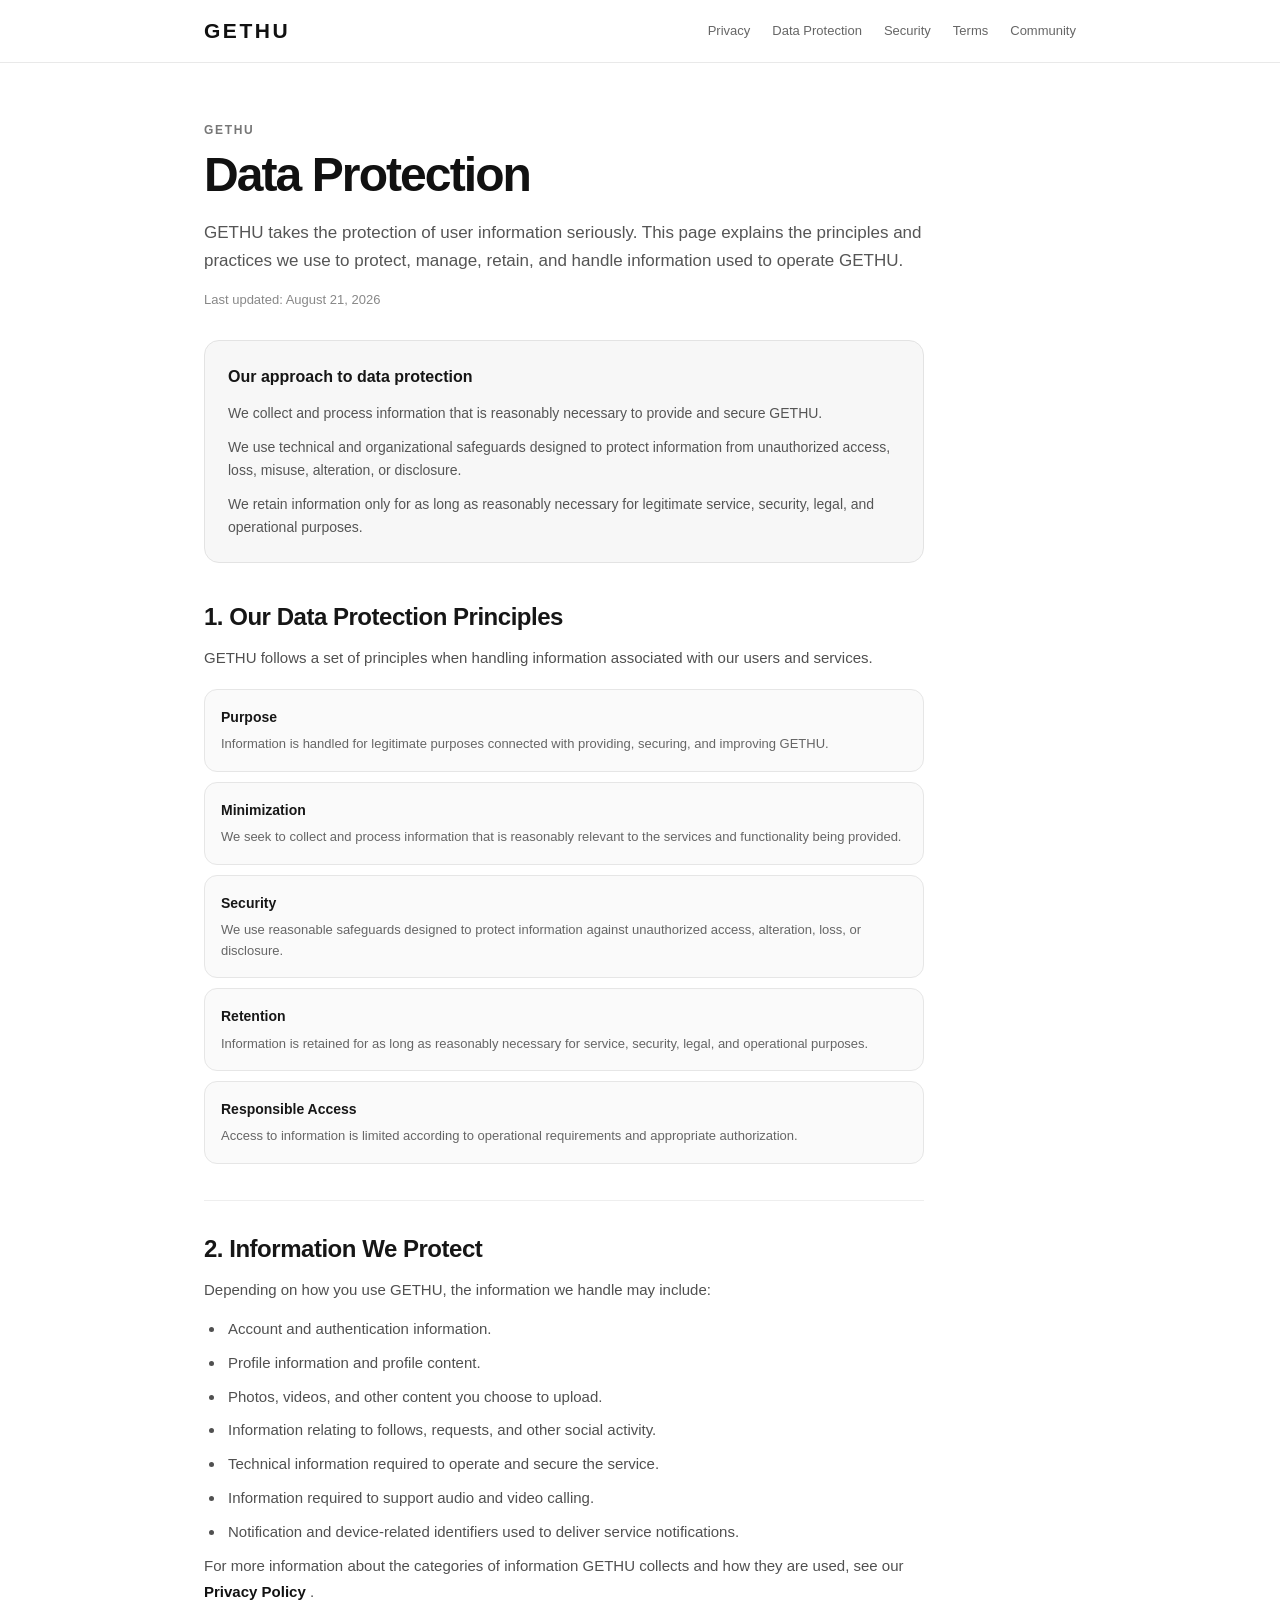
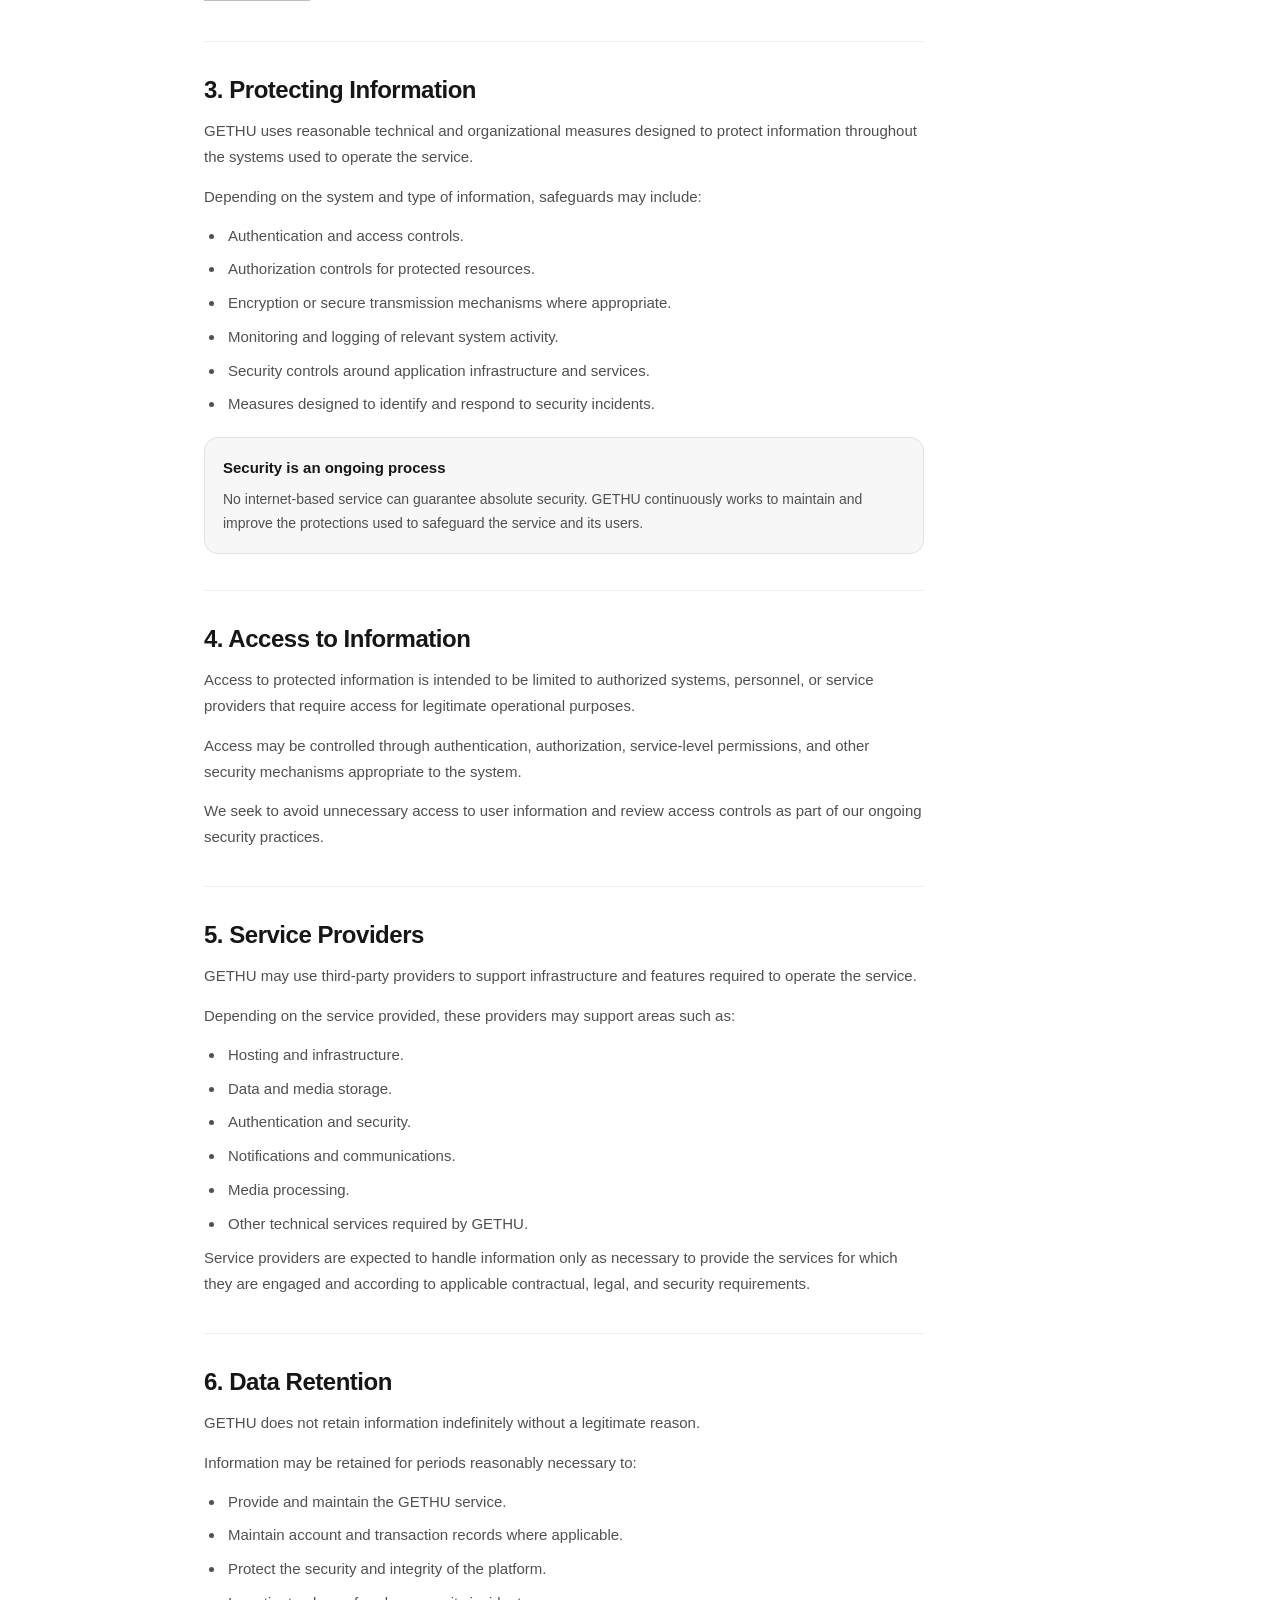
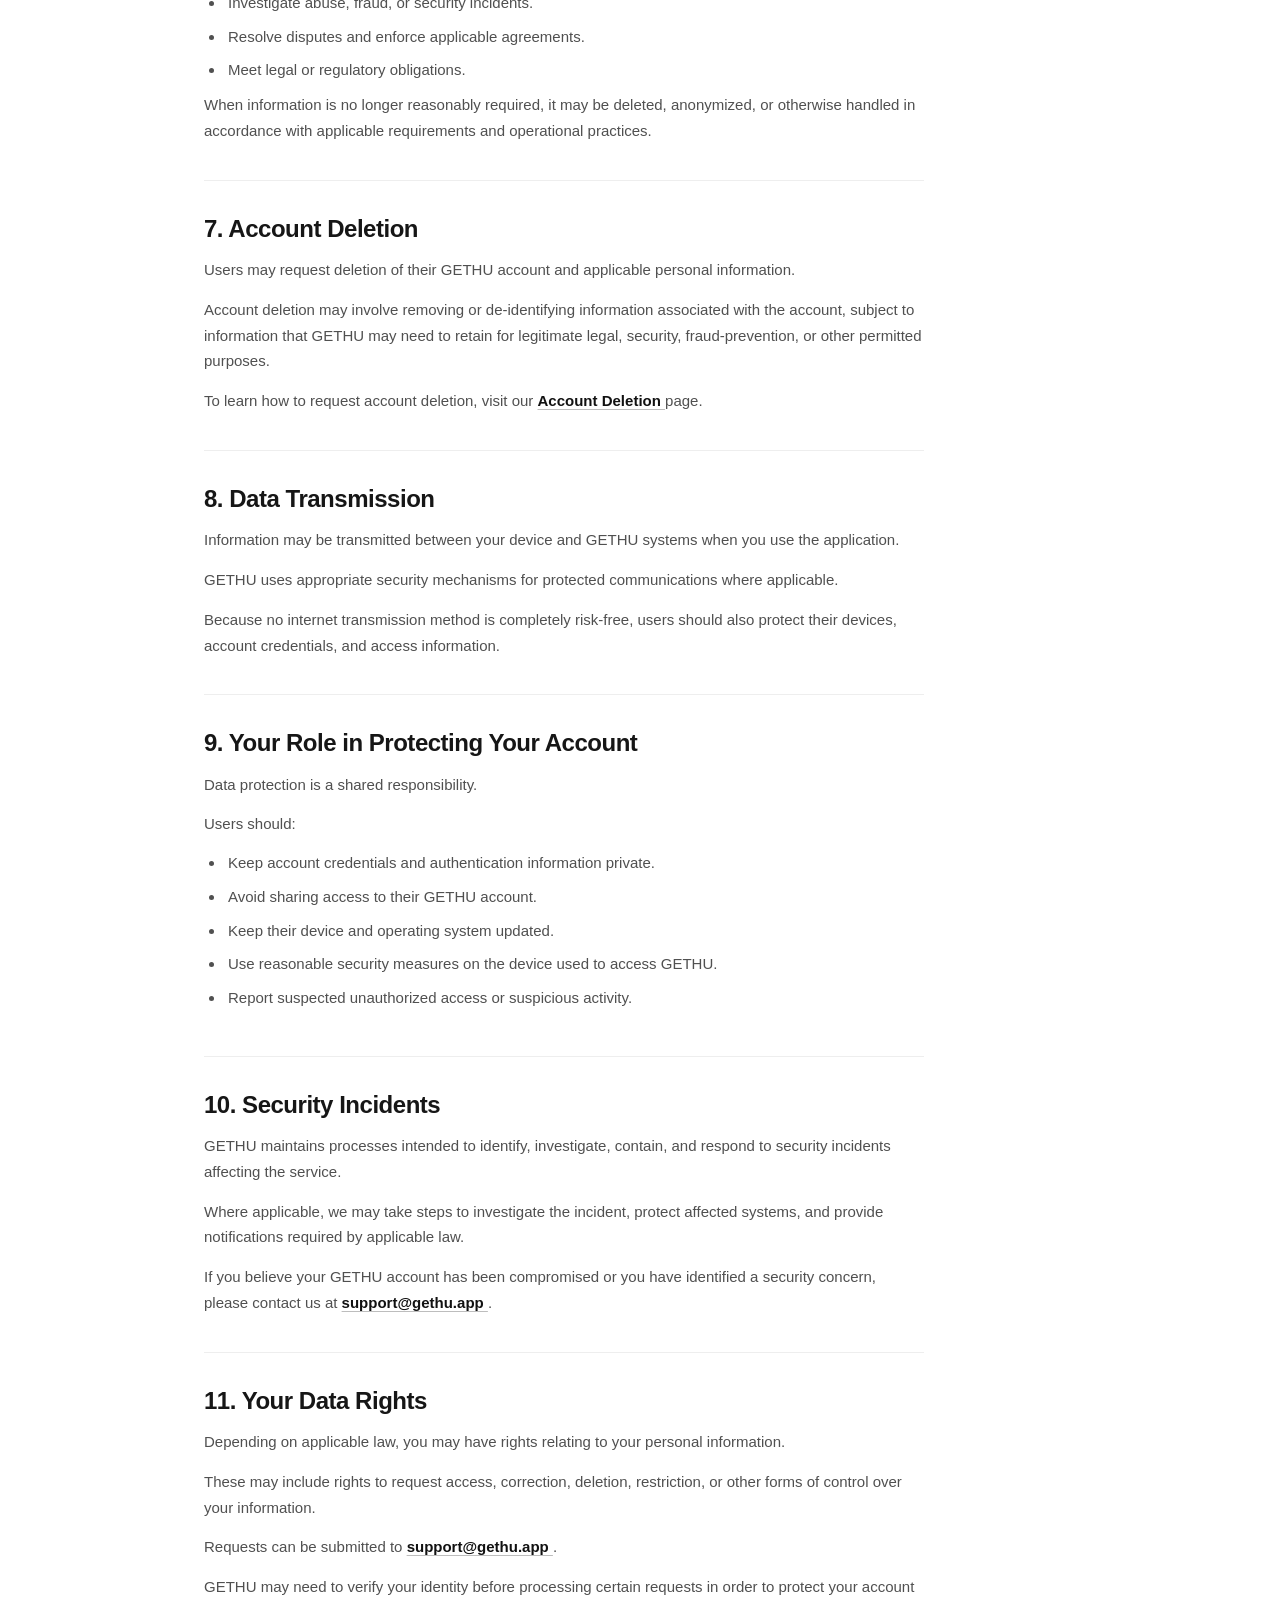
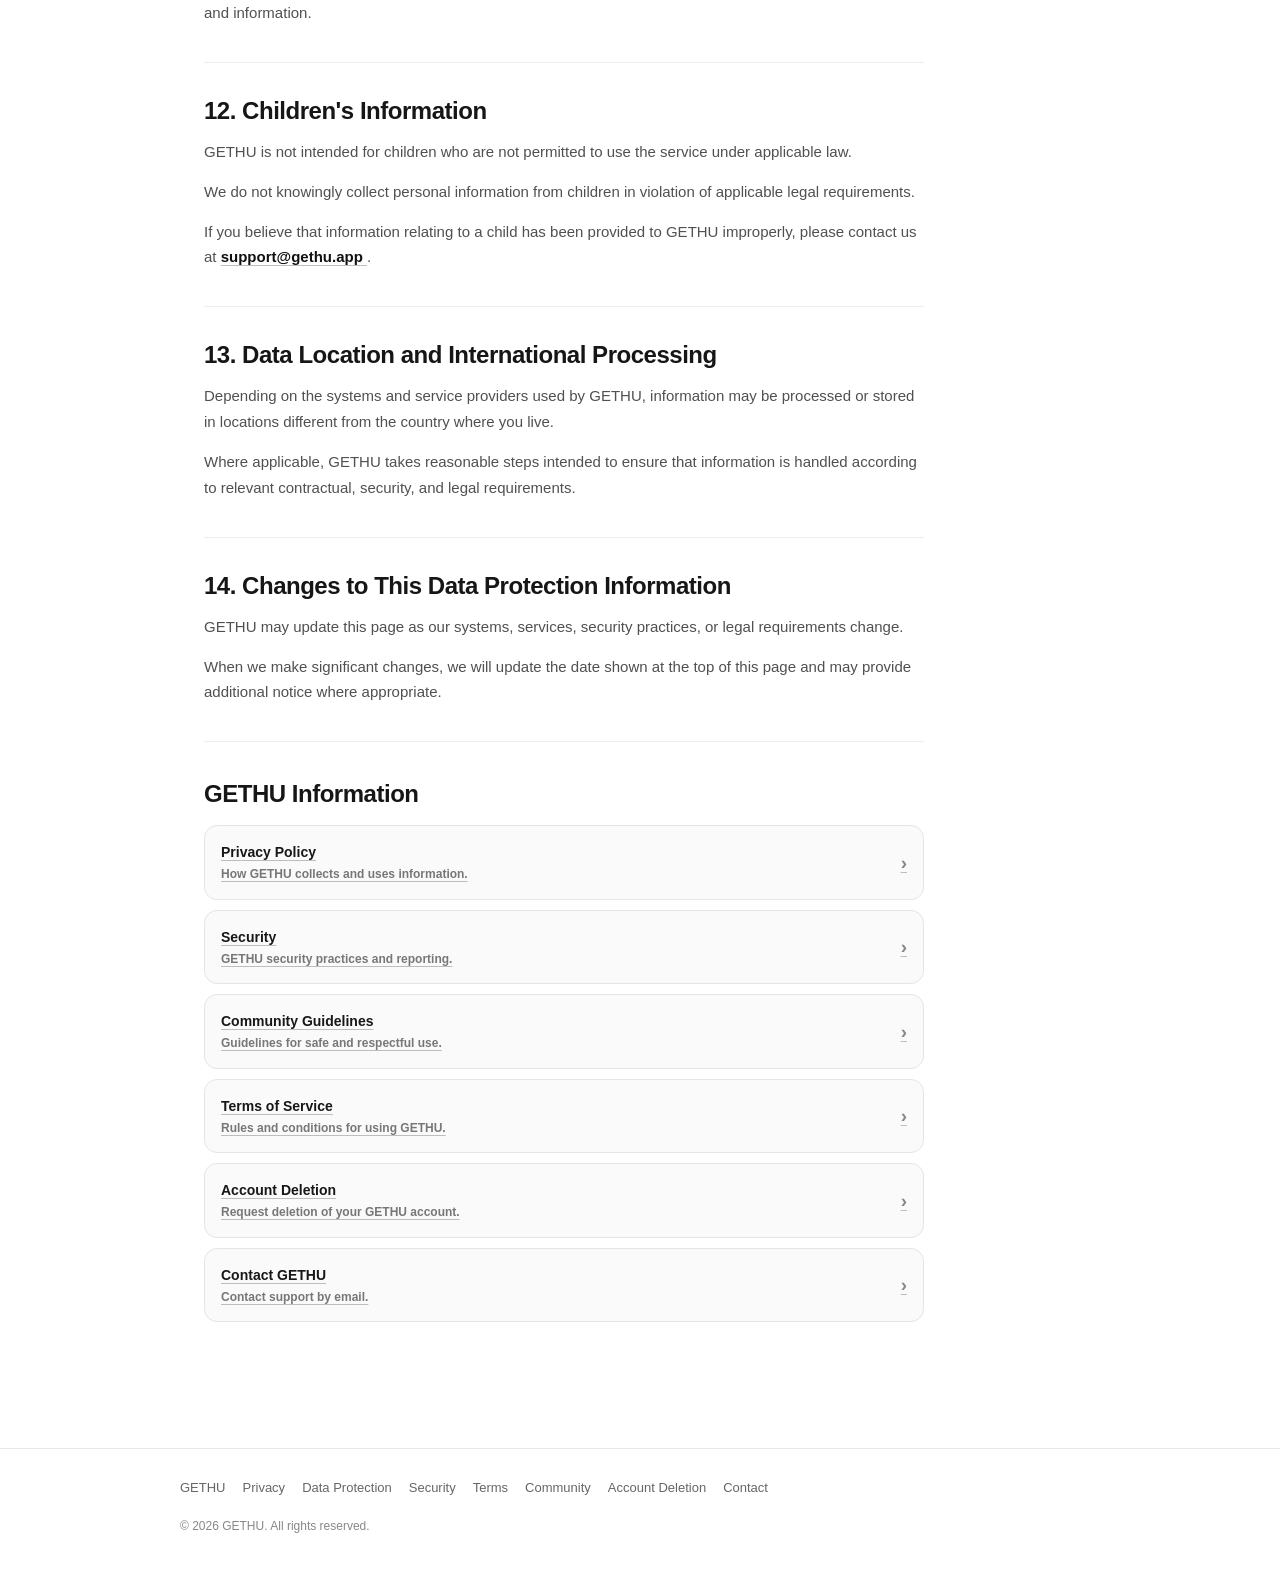
<file: data.html>
<!DOCTYPE html>
<html lang="en">

<head>

    <meta charset="UTF-8">

    <meta
        name="viewport"
        content="width=device-width, initial-scale=1.0, viewport-fit=cover"
    >

    <meta
        name="description"
        content="GETHU Data Protection information explaining how GETHU protects, manages, retains, and handles user data."
    >

    <meta
        name="robots"
        content="index, follow"
    >

    <title>Data Protection | GETHU</title>


    <style>

        * {
            box-sizing: border-box;
        }

        html {
            margin: 0;
            padding: 0;

            scroll-behavior: smooth;

            -webkit-text-size-adjust: 100%;
        }

        body {
            margin: 0;
            padding: 0;

            background: #ffffff;
            color: #171717;

            font-family:
                -apple-system,
                BlinkMacSystemFont,
                "Segoe UI",
                Roboto,
                Helvetica,
                Arial,
                sans-serif;

            font-size: 16px;
            line-height: 1.65;

            -webkit-font-smoothing: antialiased;
            text-rendering: optimizeLegibility;
        }

        a {
            color: inherit;
        }


        /* =========================================================
           HEADER
           ========================================================= */

        .site-header {
            position: sticky;
            top: 0;
            z-index: 1000;

            background: rgba(255, 255, 255, 0.95);

            backdrop-filter: blur(16px);
            -webkit-backdrop-filter: blur(16px);

            border-bottom: 1px solid #e9e9e9;
        }

        .header-inner {
            width: 100%;
            max-width: 920px;

            min-height: 62px;

            margin: 0 auto;
            padding: 0 18px;

            display: flex;
            align-items: center;
            justify-content: space-between;
        }

        .brand {
            color: #111111;

            text-decoration: none;

            font-size: 21px;
            font-weight: 800;

            letter-spacing: 0.12em;
        }

        .desktop-nav {
            display: none;
        }

        .menu-button {
            width: 42px;
            height: 42px;

            padding: 9px;

            display: flex;
            flex-direction: column;
            justify-content: center;

            gap: 5px;

            background: #ffffff;

            border: 1px solid #dedede;
            border-radius: 10px;

            cursor: pointer;
        }

        .menu-button span {
            display: block;

            width: 100%;
            height: 2px;

            background: #222222;

            border-radius: 2px;
        }


        /* =========================================================
           MOBILE NAV
           ========================================================= */

        .mobile-nav {
            display: none;

            background: #ffffff;

            border-top: 1px solid #eeeeee;

            padding: 5px 18px 12px;
        }

        .mobile-nav.open {
            display: block;
        }

        .mobile-nav a {
            display: block;

            padding: 13px 2px;

            color: #444444;

            text-decoration: none;

            font-size: 15px;
            font-weight: 500;

            border-bottom: 1px solid #eeeeee;
        }

        .mobile-nav a:last-child {
            border-bottom: none;
        }


        /* =========================================================
           PAGE
           ========================================================= */

        .page {
            width: 100%;
            max-width: 920px;

            margin: 0 auto;

            padding: 36px 18px 60px;
        }


        /* =========================================================
           HERO
           ========================================================= */

        .hero {
            padding-bottom: 30px;
        }

        .eyebrow {
            margin-bottom: 8px;

            color: #777777;

            font-size: 12px;
            font-weight: 700;

            letter-spacing: 0.14em;
            text-transform: uppercase;
        }

        h1 {
            margin: 0;

            color: #111111;

            font-size: 38px;
            font-weight: 800;

            line-height: 1.08;

            letter-spacing: -0.04em;
        }

        .intro {
            max-width: 720px;

            margin: 18px 0 0;

            color: #555555;

            font-size: 16px;

            line-height: 1.65;
        }

        .updated {
            margin-top: 14px;

            color: #888888;

            font-size: 13px;
        }


        /* =========================================================
           SUMMARY
           ========================================================= */

        .summary {
            max-width: 720px;

            margin: 0 0 38px;

            padding: 20px;

            background: #f7f7f7;

            border: 1px solid #e3e3e3;

            border-radius: 15px;
        }

        .summary-title {
            margin-bottom: 11px;

            color: #161616;

            font-size: 16px;
            font-weight: 700;
        }

        .summary p {
            margin: 0 0 11px;

            color: #555555;

            font-size: 14px;

            line-height: 1.65;
        }

        .summary p:last-child {
            margin-bottom: 0;
        }


        /* =========================================================
           CONTENT
           ========================================================= */

        .content {
            max-width: 720px;
        }

        section {
            padding: 0 0 36px;

            border-bottom: 1px solid #eeeeee;
        }

        section + section {
            padding-top: 32px;
        }

        h2 {
            margin: 0 0 13px;

            color: #161616;

            font-size: 22px;
            font-weight: 750;

            line-height: 1.3;

            letter-spacing: -0.02em;
        }

        h3 {
            margin: 23px 0 7px;

            color: #292929;

            font-size: 16px;
            font-weight: 700;

            line-height: 1.4;
        }

        p {
            margin: 0 0 14px;

            color: #505050;

            font-size: 15px;

            line-height: 1.72;
        }

        p:last-child {
            margin-bottom: 0;
        }

        ul {
            margin: 12px 0 0;

            padding-left: 21px;
        }

        li {
            margin: 0 0 9px;

            padding-left: 3px;

            color: #505050;

            font-size: 15px;

            line-height: 1.65;
        }

        strong {
            color: #292929;

            font-weight: 650;
        }

        .content a {
            color: #111111;

            font-weight: 600;

            text-decoration: underline;

            text-decoration-color: #bdbdbd;

            text-underline-offset: 3px;
        }


        /* =========================================================
           HIGHLIGHT
           ========================================================= */

        .highlight {
            margin-top: 20px;

            padding: 18px;

            background: #f7f7f7;

            border: 1px solid #e2e2e2;

            border-radius: 14px;
        }

        .highlight-title {
            margin-bottom: 6px;

            color: #161616;

            font-size: 15px;
            font-weight: 700;
        }

        .highlight p {
            margin: 0;

            font-size: 14px;
        }


        /* =========================================================
           DATA PRINCIPLES
           ========================================================= */

        .principles {
            display: grid;

            gap: 10px;

            margin-top: 18px;
        }

        .principle {
            padding: 16px;

            background: #fafafa;

            border: 1px solid #e6e6e6;

            border-radius: 13px;
        }

        .principle-title {
            margin-bottom: 5px;

            color: #171717;

            font-size: 14px;
            font-weight: 700;
        }

        .principle p {
            margin: 0;

            color: #666666;

            font-size: 13px;

            line-height: 1.6;
        }


        /* =========================================================
           RELATED LINKS
           ========================================================= */

        .related {
            padding-top: 36px;

            border-bottom: none;
        }

        .related h2 {
            margin-bottom: 16px;
        }

        .related-list {
            display: grid;

            gap: 10px;
        }

        .related-link {
            display: flex;

            align-items: center;

            justify-content: space-between;

            gap: 15px;

            padding: 15px 16px;

            background: #fafafa;

            border: 1px solid #e5e5e5;

            border-radius: 13px;

            text-decoration: none;
        }

        .related-link:hover {
            background: #f5f5f5;

            border-color: #d7d7d7;
        }

        .related-link-text {
            min-width: 0;
        }

        .related-link-title {
            display: block;

            color: #171717;

            font-size: 14px;
            font-weight: 700;
        }

        .related-link-description {
            display: block;

            margin-top: 2px;

            color: #777777;

            font-size: 12px;

            line-height: 1.45;
        }

        .arrow {
            flex-shrink: 0;

            color: #888888;

            font-size: 19px;
        }


        /* =========================================================
           FOOTER
           ========================================================= */

        .footer {
            border-top: 1px solid #e8e8e8;

            padding: 28px 18px 38px;

            color: #888888;

            font-size: 12px;
        }

        .footer-inner {
            width: 100%;
            max-width: 920px;

            margin: 0 auto;
        }

        .footer-links {
            display: flex;

            flex-wrap: wrap;

            gap: 9px 17px;

            margin-bottom: 18px;
        }

        .footer-links a {
            color: #666666;

            font-size: 13px;

            text-decoration: none;
        }

        .footer-links a:hover {
            color: #111111;
        }


        /* =========================================================
           TABLET / DESKTOP
           ========================================================= */

        @media (min-width: 700px) {

            .header-inner {
                padding: 0 24px;
            }

            .desktop-nav {
                display: flex;

                align-items: center;

                gap: 22px;
            }

            .desktop-nav a {
                color: #666666;

                font-size: 13px;

                text-decoration: none;
            }

            .desktop-nav a:hover {
                color: #111111;
            }

            .menu-button,
            .mobile-nav {
                display: none !important;
            }

            .page {
                padding: 58px 24px 90px;
            }

            h1 {
                font-size: 48px;
            }

            .intro {
                font-size: 17px;
            }

            .summary {
                padding: 23px;
            }

            h2 {
                font-size: 24px;
            }

            .footer {
                padding-left: 24px;
                padding-right: 24px;
            }

        }


        /* =========================================================
           REDUCED MOTION
           ========================================================= */

        @media (prefers-reduced-motion: reduce) {

            html {
                scroll-behavior: auto;
            }

        }

    </style>

</head>


<body>


<!-- =============================================================
     HEADER
     ============================================================= -->

<header class="site-header">

    <div class="header-inner">

        <a
            class="brand"
            href="https://play.gethu.app/gethu"
            aria-label="GETHU"
        >
            GETHU
        </a>


        <nav
            class="desktop-nav"
            aria-label="Main navigation"
        >

            <a href="https://play.gethu.app/privacy">
                Privacy
            </a>

            <a href="https://play.gethu.app/data">
                Data Protection
            </a>

            <a href="https://play.gethu.app/security">
                Security
            </a>

            <a href="https://play.gethu.app/terms">
                Terms
            </a>

            <a href="https://play.gethu.app/community">
                Community
            </a>

        </nav>


        <button
            class="menu-button"
            type="button"
            aria-label="Open navigation"
            aria-expanded="false"
            aria-controls="mobile-nav"
        >

            <span></span>
            <span></span>
            <span></span>

        </button>

    </div>


    <nav
        id="mobile-nav"
        class="mobile-nav"
        aria-label="Mobile navigation"
    >

        <a href="https://play.gethu.app/privacy">
            Privacy Policy
        </a>

        <a href="https://play.gethu.app/data">
            Data Protection
        </a>

        <a href="https://play.gethu.app/security">
            Security
        </a>

        <a href="https://play.gethu.app/terms">
            Terms of Service
        </a>

        <a href="https://play.gethu.app/community">
            Community Guidelines
        </a>

        <a href="https://play.gethu.app/delete">
            Account Deletion
        </a>

        <a href="https://play.gethu.app/contact">
            Contact
        </a>

        <a href="https://play.gethu.app/gethu">
            About GETHU
        </a>

    </nav>

</header>



<!-- =============================================================
     MAIN
     ============================================================= -->

<main class="page">


    <!-- =========================================================
         HERO
         ========================================================= -->

    <header class="hero">

        <div class="eyebrow">
            GETHU
        </div>

        <h1>
            Data Protection
        </h1>

        <p class="intro">
            GETHU takes the protection of user information
            seriously. This page explains the principles and
            practices we use to protect, manage, retain, and
            handle information used to operate GETHU.
        </p>

        <div class="updated">
            Last updated: August 21, 2026
        </div>

    </header>



    <!-- =========================================================
         SUMMARY
         ========================================================= -->

    <div class="summary">

        <div class="summary-title">
            Our approach to data protection
        </div>

        <p>
            We collect and process information that is reasonably
            necessary to provide and secure GETHU.
        </p>

        <p>
            We use technical and organizational safeguards designed
            to protect information from unauthorized access, loss,
            misuse, alteration, or disclosure.
        </p>

        <p>
            We retain information only for as long as reasonably
            necessary for legitimate service, security, legal,
            and operational purposes.
        </p>

    </div>



    <div class="content">


        <!-- =====================================================
             1. DATA PROTECTION PRINCIPLES
             ===================================================== -->

        <section>

            <h2>
                1. Our Data Protection Principles
            </h2>

            <p>
                GETHU follows a set of principles when handling
                information associated with our users and services.
            </p>


            <div class="principles">


                <div class="principle">

                    <div class="principle-title">
                        Purpose
                    </div>

                    <p>
                        Information is handled for legitimate
                        purposes connected with providing, securing,
                        and improving GETHU.
                    </p>

                </div>


                <div class="principle">

                    <div class="principle-title">
                        Minimization
                    </div>

                    <p>
                        We seek to collect and process information
                        that is reasonably relevant to the services
                        and functionality being provided.
                    </p>

                </div>


                <div class="principle">

                    <div class="principle-title">
                        Security
                    </div>

                    <p>
                        We use reasonable safeguards designed to
                        protect information against unauthorized
                        access, alteration, loss, or disclosure.
                    </p>

                </div>


                <div class="principle">

                    <div class="principle-title">
                        Retention
                    </div>

                    <p>
                        Information is retained for as long as
                        reasonably necessary for service, security,
                        legal, and operational purposes.
                    </p>

                </div>


                <div class="principle">

                    <div class="principle-title">
                        Responsible Access
                    </div>

                    <p>
                        Access to information is limited according
                        to operational requirements and appropriate
                        authorization.
                    </p>

                </div>


            </div>

        </section>



        <!-- =====================================================
             2. INFORMATION WE PROTECT
             ===================================================== -->

        <section>

            <h2>
                2. Information We Protect
            </h2>

            <p>
                Depending on how you use GETHU, the information
                we handle may include:
            </p>

            <ul>

                <li>
                    Account and authentication information.
                </li>

                <li>
                    Profile information and profile content.
                </li>

                <li>
                    Photos, videos, and other content you choose
                    to upload.
                </li>

                <li>
                    Information relating to follows, requests,
                    and other social activity.
                </li>

                <li>
                    Technical information required to operate
                    and secure the service.
                </li>

                <li>
                    Information required to support audio and
                    video calling.
                </li>

                <li>
                    Notification and device-related identifiers
                    used to deliver service notifications.
                </li>

            </ul>

            <p>
                For more information about the categories of
                information GETHU collects and how they are used,
                see our
                <a href="https://play.gethu.app/privacy">
                    Privacy Policy
                </a>.
            </p>

        </section>



        <!-- =====================================================
             3. SECURITY CONTROLS
             ===================================================== -->

        <section>

            <h2>
                3. Protecting Information
            </h2>

            <p>
                GETHU uses reasonable technical and organizational
                measures designed to protect information throughout
                the systems used to operate the service.
            </p>

            <p>
                Depending on the system and type of information,
                safeguards may include:
            </p>

            <ul>

                <li>
                    Authentication and access controls.
                </li>

                <li>
                    Authorization controls for protected resources.
                </li>

                <li>
                    Encryption or secure transmission mechanisms
                    where appropriate.
                </li>

                <li>
                    Monitoring and logging of relevant system
                    activity.
                </li>

                <li>
                    Security controls around application
                    infrastructure and services.
                </li>

                <li>
                    Measures designed to identify and respond
                    to security incidents.
                </li>

            </ul>

            <div class="highlight">

                <div class="highlight-title">
                    Security is an ongoing process
                </div>

                <p>
                    No internet-based service can guarantee
                    absolute security. GETHU continuously works
                    to maintain and improve the protections used
                    to safeguard the service and its users.
                </p>

            </div>

        </section>



        <!-- =====================================================
             4. ACCESS CONTROL
             ===================================================== -->

        <section>

            <h2>
                4. Access to Information
            </h2>

            <p>
                Access to protected information is intended to be
                limited to authorized systems, personnel, or
                service providers that require access for legitimate
                operational purposes.
            </p>

            <p>
                Access may be controlled through authentication,
                authorization, service-level permissions, and other
                security mechanisms appropriate to the system.
            </p>

            <p>
                We seek to avoid unnecessary access to user
                information and review access controls as part of
                our ongoing security practices.
            </p>

        </section>



        <!-- =====================================================
             5. SERVICE PROVIDERS
             ===================================================== -->

        <section>

            <h2>
                5. Service Providers
            </h2>

            <p>
                GETHU may use third-party providers to support
                infrastructure and features required to operate
                the service.
            </p>

            <p>
                Depending on the service provided, these providers
                may support areas such as:
            </p>

            <ul>

                <li>
                    Hosting and infrastructure.
                </li>

                <li>
                    Data and media storage.
                </li>

                <li>
                    Authentication and security.
                </li>

                <li>
                    Notifications and communications.
                </li>

                <li>
                    Media processing.
                </li>

                <li>
                    Other technical services required by GETHU.
                </li>

            </ul>

            <p>
                Service providers are expected to handle information
                only as necessary to provide the services for which
                they are engaged and according to applicable
                contractual, legal, and security requirements.
            </p>

        </section>



        <!-- =====================================================
             6. DATA RETENTION
             ===================================================== -->

        <section>

            <h2>
                6. Data Retention
            </h2>

            <p>
                GETHU does not retain information indefinitely
                without a legitimate reason.
            </p>

            <p>
                Information may be retained for periods reasonably
                necessary to:
            </p>

            <ul>

                <li>
                    Provide and maintain the GETHU service.
                </li>

                <li>
                    Maintain account and transaction records where
                    applicable.
                </li>

                <li>
                    Protect the security and integrity of the
                    platform.
                </li>

                <li>
                    Investigate abuse, fraud, or security incidents.
                </li>

                <li>
                    Resolve disputes and enforce applicable
                    agreements.
                </li>

                <li>
                    Meet legal or regulatory obligations.
                </li>

            </ul>

            <p>
                When information is no longer reasonably required,
                it may be deleted, anonymized, or otherwise handled
                in accordance with applicable requirements and
                operational practices.
            </p>

        </section>



        <!-- =====================================================
             7. ACCOUNT DELETION
             ===================================================== -->

        <section>

            <h2>
                7. Account Deletion
            </h2>

            <p>
                Users may request deletion of their GETHU account
                and applicable personal information.
            </p>

            <p>
                Account deletion may involve removing or
                de-identifying information associated with the
                account, subject to information that GETHU may
                need to retain for legitimate legal, security,
                fraud-prevention, or other permitted purposes.
            </p>

            <p>
                To learn how to request account deletion, visit
                our
                <a href="https://play.gethu.app/delete">
                    Account Deletion
                </a>
                page.
            </p>

        </section>



        <!-- =====================================================
             8. DATA TRANSMISSION
             ===================================================== -->

        <section>

            <h2>
                8. Data Transmission
            </h2>

            <p>
                Information may be transmitted between your device
                and GETHU systems when you use the application.
            </p>

            <p>
                GETHU uses appropriate security mechanisms for
                protected communications where applicable.
            </p>

            <p>
                Because no internet transmission method is
                completely risk-free, users should also protect
                their devices, account credentials, and access
                information.
            </p>

        </section>



        <!-- =====================================================
             9. USER RESPONSIBILITY
             ===================================================== -->

        <section>

            <h2>
                9. Your Role in Protecting Your Account
            </h2>

            <p>
                Data protection is a shared responsibility.
            </p>

            <p>
                Users should:
            </p>

            <ul>

                <li>
                    Keep account credentials and authentication
                    information private.
                </li>

                <li>
                    Avoid sharing access to their GETHU account.
                </li>

                <li>
                    Keep their device and operating system updated.
                </li>

                <li>
                    Use reasonable security measures on the device
                    used to access GETHU.
                </li>

                <li>
                    Report suspected unauthorized access or
                    suspicious activity.
                </li>

            </ul>

        </section>



        <!-- =====================================================
             10. SECURITY INCIDENTS
             ===================================================== -->

        <section>

            <h2>
                10. Security Incidents
            </h2>

            <p>
                GETHU maintains processes intended to identify,
                investigate, contain, and respond to security
                incidents affecting the service.
            </p>

            <p>
                Where applicable, we may take steps to investigate
                the incident, protect affected systems, and provide
                notifications required by applicable law.
            </p>

            <p>
                If you believe your GETHU account has been
                compromised or you have identified a security
                concern, please contact us at
                <a href="mailto:support@gethu.app">
                    support@gethu.app
                </a>.
            </p>

        </section>



        <!-- =====================================================
             11. USER RIGHTS
             ===================================================== -->

        <section>

            <h2>
                11. Your Data Rights
            </h2>

            <p>
                Depending on applicable law, you may have rights
                relating to your personal information.
            </p>

            <p>
                These may include rights to request access,
                correction, deletion, restriction, or other forms
                of control over your information.
            </p>

            <p>
                Requests can be submitted to
                <a href="mailto:support@gethu.app">
                    support@gethu.app
                </a>.
            </p>

            <p>
                GETHU may need to verify your identity before
                processing certain requests in order to protect
                your account and information.
            </p>

        </section>



        <!-- =====================================================
             12. CHILDREN
             ===================================================== -->

        <section>

            <h2>
                12. Children's Information
            </h2>

            <p>
                GETHU is not intended for children who are not
                permitted to use the service under applicable law.
            </p>

            <p>
                We do not knowingly collect personal information
                from children in violation of applicable legal
                requirements.
            </p>

            <p>
                If you believe that information relating to a
                child has been provided to GETHU improperly, please
                contact us at
                <a href="mailto:support@gethu.app">
                    support@gethu.app
                </a>.
            </p>

        </section>



        <!-- =====================================================
             13. INTERNATIONAL HANDLING
             ===================================================== -->

        <section>

            <h2>
                13. Data Location and International Processing
            </h2>

            <p>
                Depending on the systems and service providers
                used by GETHU, information may be processed or
                stored in locations different from the country
                where you live.
            </p>

            <p>
                Where applicable, GETHU takes reasonable steps
                intended to ensure that information is handled
                according to relevant contractual, security, and
                legal requirements.
            </p>

        </section>



        <!-- =====================================================
             14. CHANGES
             ===================================================== -->

        <section>

            <h2>
                14. Changes to This Data Protection Information
            </h2>

            <p>
                GETHU may update this page as our systems,
                services, security practices, or legal requirements
                change.
            </p>

            <p>
                When we make significant changes, we will update
                the date shown at the top of this page and may
                provide additional notice where appropriate.
            </p>

        </section>



        <!-- =====================================================
             RELATED LINKS
             ===================================================== -->

        <section class="related">

            <h2>
                GETHU Information
            </h2>


            <div class="related-list">


                <a
                    class="related-link"
                    href="https://play.gethu.app/privacy"
                >

                    <span class="related-link-text">

                        <span class="related-link-title">
                            Privacy Policy
                        </span>

                        <span class="related-link-description">
                            How GETHU collects and uses information.
                        </span>

                    </span>

                    <span class="arrow">
                        ›
                    </span>

                </a>


                <a
                    class="related-link"
                    href="https://play.gethu.app/security"
                >

                    <span class="related-link-text">

                        <span class="related-link-title">
                            Security
                        </span>

                        <span class="related-link-description">
                            GETHU security practices and reporting.
                        </span>

                    </span>

                    <span class="arrow">
                        ›
                    </span>

                </a>


                <a
                    class="related-link"
                    href="https://play.gethu.app/community"
                >

                    <span class="related-link-text">

                        <span class="related-link-title">
                            Community Guidelines
                        </span>

                        <span class="related-link-description">
                            Guidelines for safe and respectful use.
                        </span>

                    </span>

                    <span class="arrow">
                        ›
                    </span>

                </a>


                <a
                    class="related-link"
                    href="https://play.gethu.app/terms"
                >

                    <span class="related-link-text">

                        <span class="related-link-title">
                            Terms of Service
                        </span>

                        <span class="related-link-description">
                            Rules and conditions for using GETHU.
                        </span>

                    </span>

                    <span class="arrow">
                        ›
                    </span>

                </a>


                <a
                    class="related-link"
                    href="https://play.gethu.app/delete"
                >

                    <span class="related-link-text">

                        <span class="related-link-title">
                            Account Deletion
                        </span>

                        <span class="related-link-description">
                            Request deletion of your GETHU account.
                        </span>

                    </span>

                    <span class="arrow">
                        ›
                    </span>

                </a>


                <a
                    class="related-link"
                    href="https://play.gethu.app/contact"
                >

                    <span class="related-link-text">

                        <span class="related-link-title">
                            Contact GETHU
                        </span>

                        <span class="related-link-description">
                            Contact support by email.
                        </span>

                    </span>

                    <span class="arrow">
                        ›
                    </span>

                </a>


            </div>

        </section>


    </div>

</main>



<!-- =============================================================
     FOOTER
     ============================================================= -->

<footer class="footer">

    <div class="footer-inner">

        <div class="footer-links">

            <a href="https://play.gethu.app/index">
                GETHU
            </a>

            <a href="https://play.gethu.app/privacy">
                Privacy
            </a>

            <a href="https://play.gethu.app/data">
                Data Protection
            </a>

            <a href="https://play.gethu.app/security">
                Security
            </a>

            <a href="https://play.gethu.app/terms">
                Terms
            </a>

            <a href="https://play.gethu.app/community">
                Community
            </a>

            <a href="https://play.gethu.app/delete">
                Account Deletion
            </a>

            <a href="https://play.gethu.app/contact">
                Contact
            </a>

        </div>

        <div>
            © 2026 GETHU. All rights reserved.
        </div>

    </div>

</footer>



<!-- =============================================================
     MOBILE MENU
     ============================================================= -->

<script>

    (function () {

        const button =
            document.querySelector(".menu-button");

        const menu =
            document.querySelector("#mobile-nav");


        if (!button || !menu) {
            return;
        }


        button.addEventListener(
            "click",
            function () {

                const open =
                    menu.classList.toggle("open");


                button.setAttribute(
                    "aria-expanded",
                    open ? "true" : "false"
                );


                button.setAttribute(
                    "aria-label",
                    open
                        ? "Close navigation"
                        : "Open navigation"
                );

            }
        );


        menu.querySelectorAll("a").forEach(
            function (link) {

                link.addEventListener(
                    "click",
                    function () {

                        menu.classList.remove("open");

                        button.setAttribute(
                            "aria-expanded",
                            "false"
                        );

                        button.setAttribute(
                            "aria-label",
                            "Open navigation"
                        );

                    }
                );

            }
        );

    })();

</script>


</body>

</html>
</file>
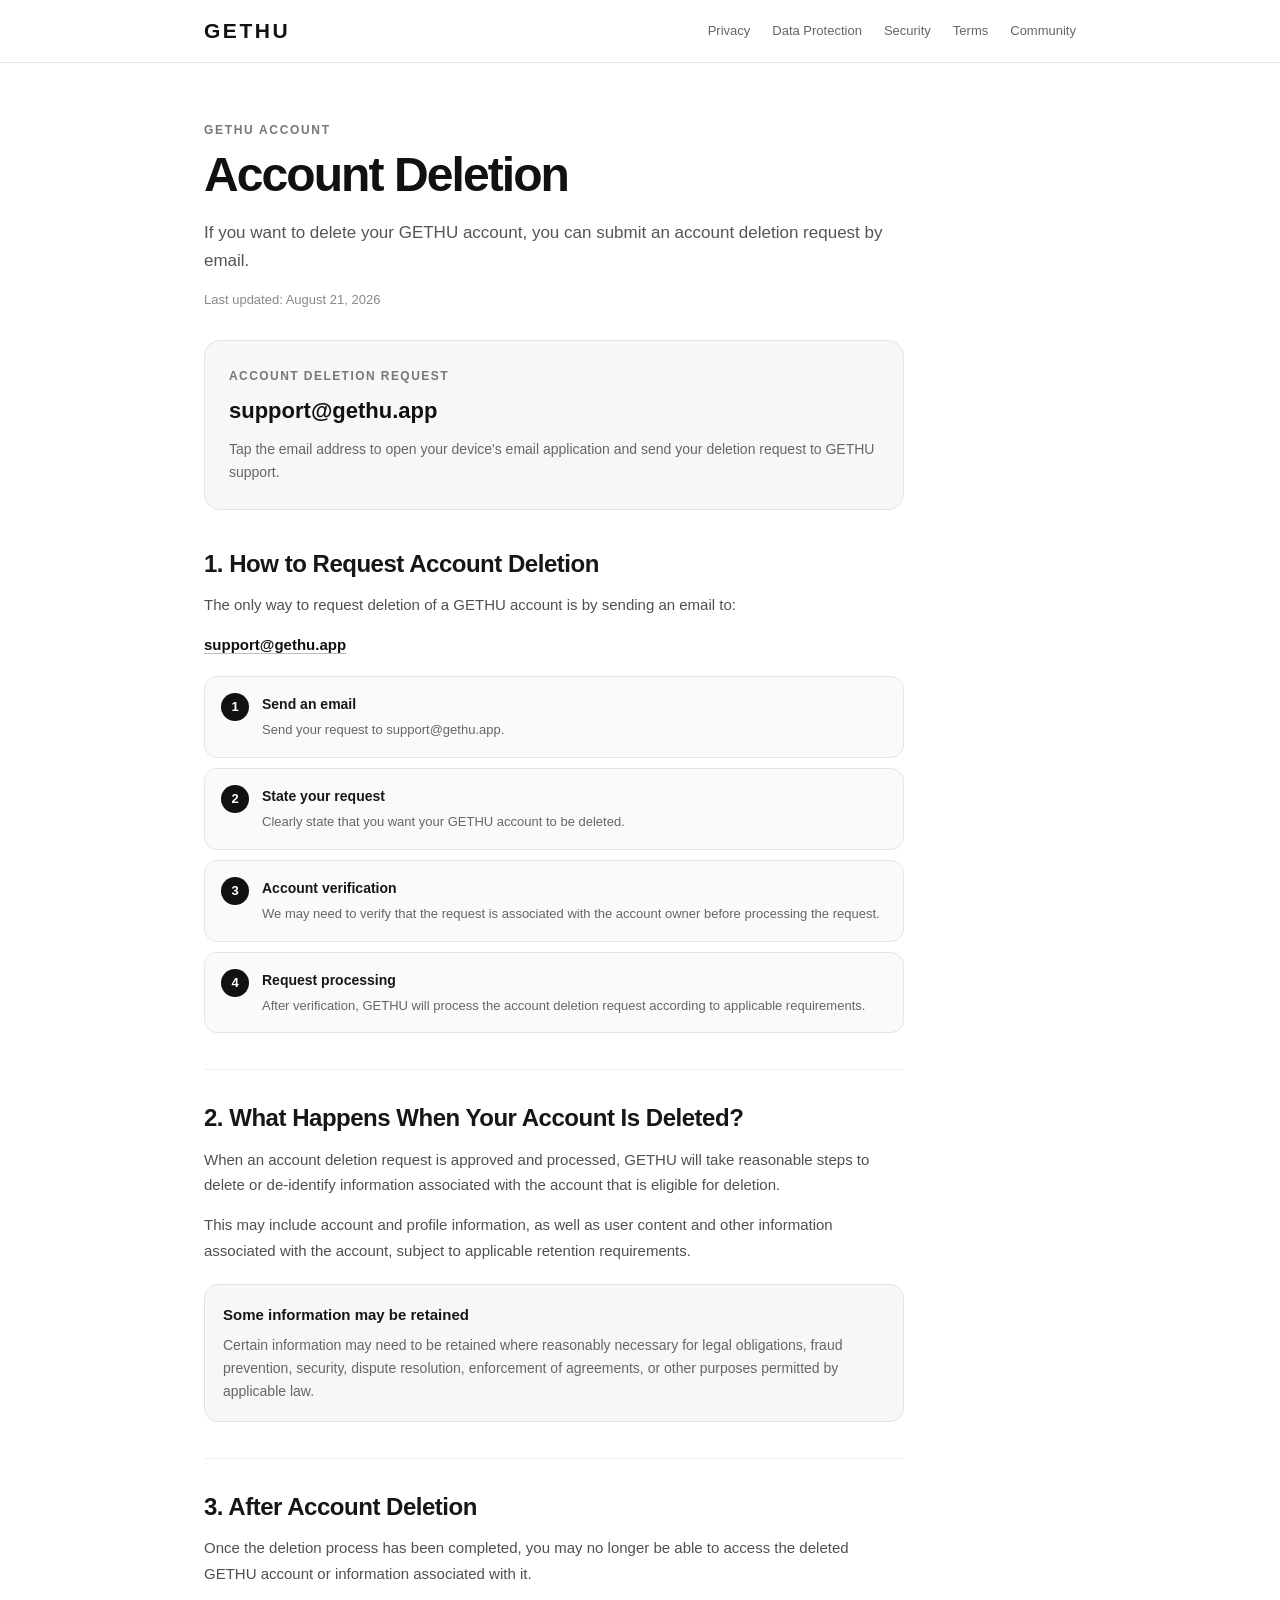
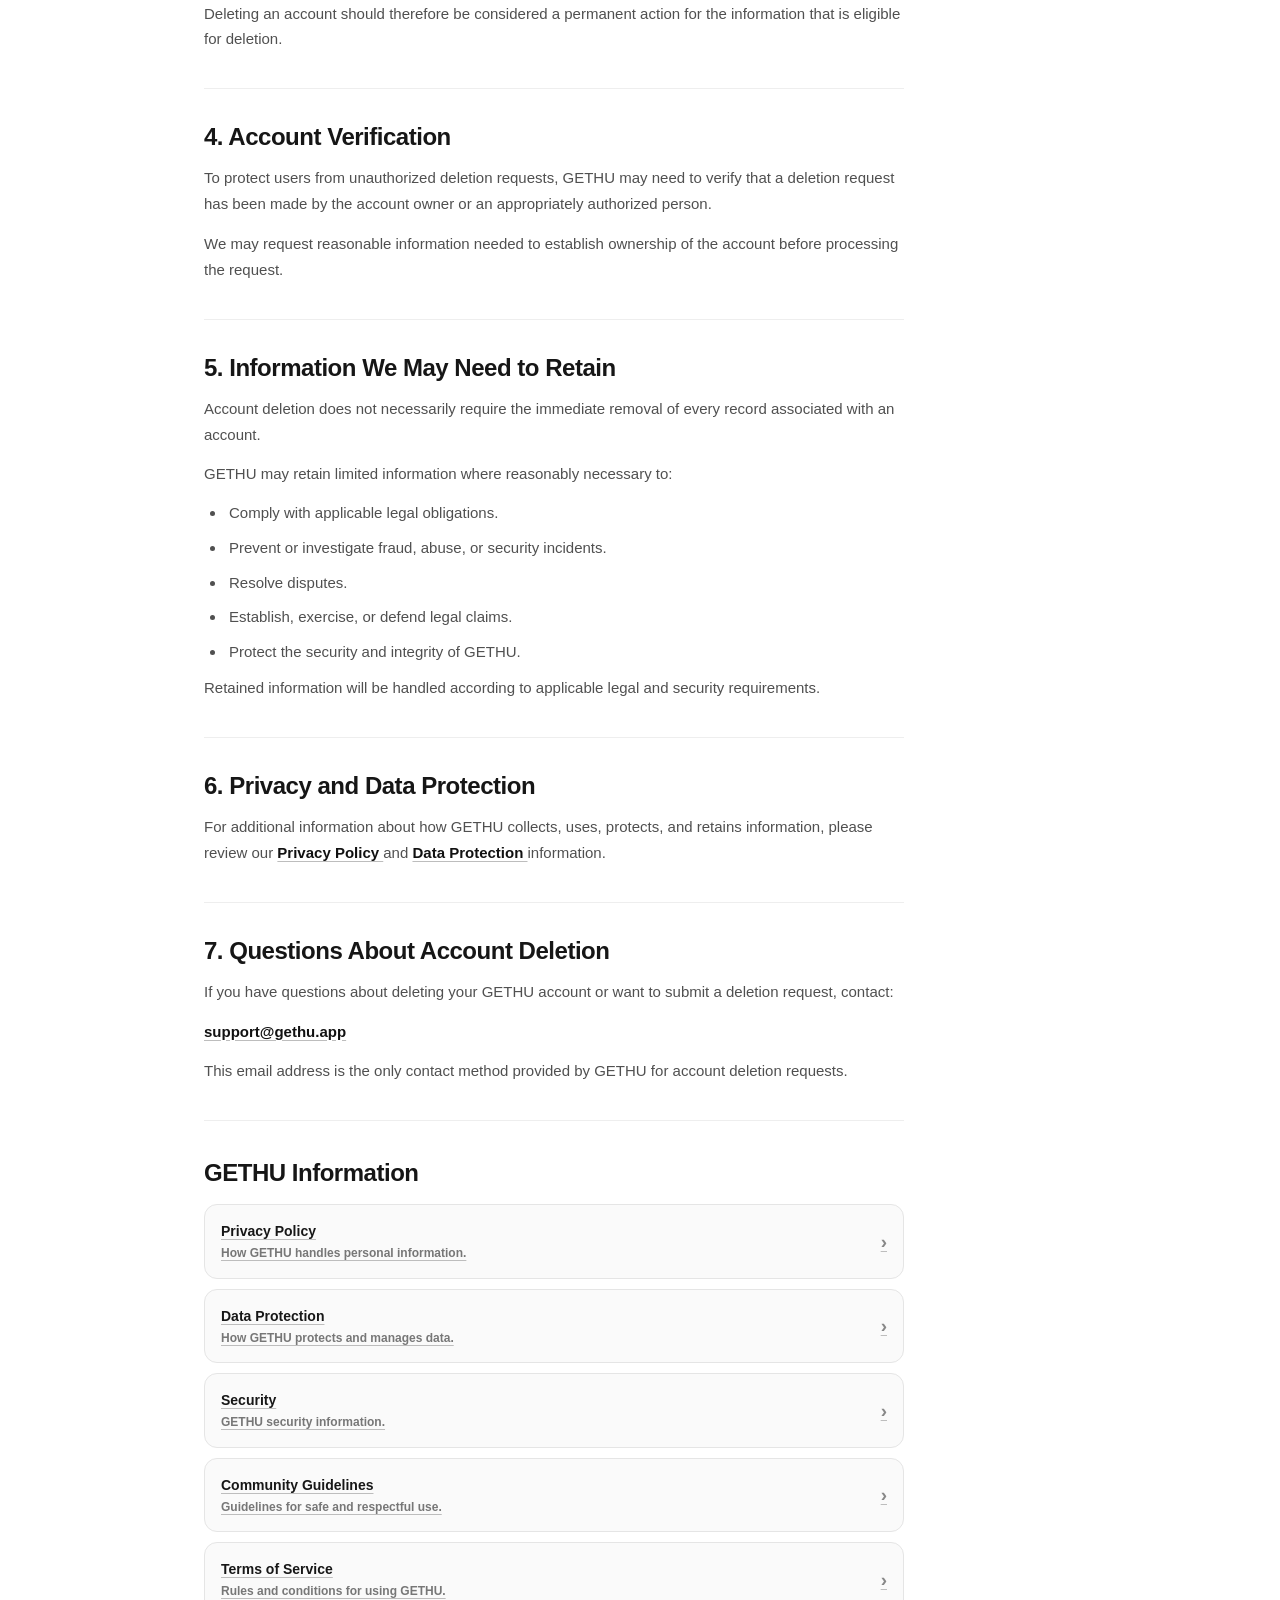
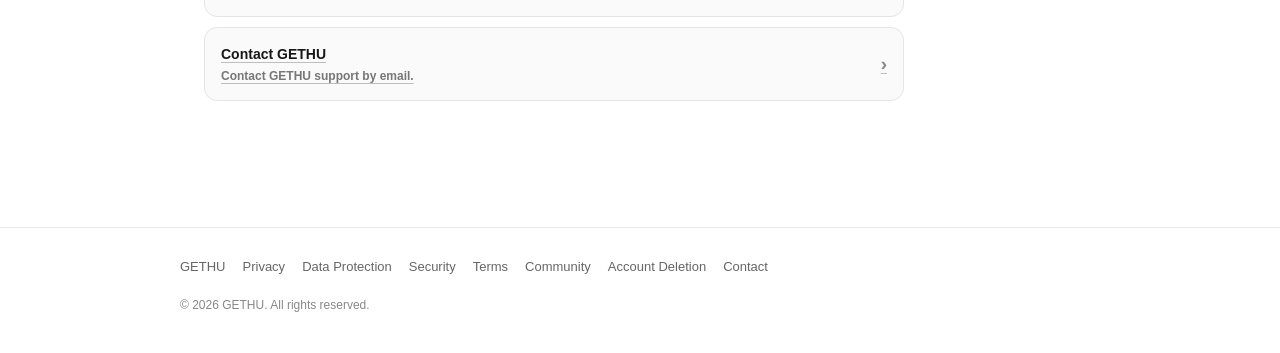
<file: delete.html>
<!DOCTYPE html>
<html lang="en">

<head>

    <meta charset="UTF-8">

    <meta
        name="viewport"
        content="width=device-width, initial-scale=1.0, viewport-fit=cover"
    >

    <meta
        name="description"
        content="Request deletion of your GETHU account and associated personal information by contacting GETHU support."
    >

    <meta
        name="robots"
        content="index, follow"
    >

    <title>Account Deletion | GETHU</title>


    <style>

        * {
            box-sizing: border-box;
        }

        html {
            margin: 0;
            padding: 0;

            scroll-behavior: smooth;

            -webkit-text-size-adjust: 100%;
        }

        body {
            margin: 0;
            padding: 0;

            background: #ffffff;
            color: #171717;

            font-family:
                -apple-system,
                BlinkMacSystemFont,
                "Segoe UI",
                Roboto,
                Helvetica,
                Arial,
                sans-serif;

            font-size: 16px;
            line-height: 1.65;

            -webkit-font-smoothing: antialiased;
            text-rendering: optimizeLegibility;
        }

        a {
            color: inherit;
        }


        /* =========================================================
           HEADER
           ========================================================= */

        .site-header {
            position: sticky;
            top: 0;
            z-index: 1000;

            background: rgba(255, 255, 255, 0.95);

            backdrop-filter: blur(16px);
            -webkit-backdrop-filter: blur(16px);

            border-bottom: 1px solid #e9e9e9;
        }

        .header-inner {
            width: 100%;
            max-width: 920px;

            min-height: 62px;

            margin: 0 auto;
            padding: 0 18px;

            display: flex;
            align-items: center;
            justify-content: space-between;
        }

        .brand {
            color: #111111;

            text-decoration: none;

            font-size: 21px;
            font-weight: 800;

            letter-spacing: 0.12em;
        }

        .desktop-nav {
            display: none;
        }

        .menu-button {
            width: 42px;
            height: 42px;

            padding: 9px;

            display: flex;
            flex-direction: column;
            justify-content: center;

            gap: 5px;

            background: #ffffff;

            border: 1px solid #dedede;
            border-radius: 10px;

            cursor: pointer;
        }

        .menu-button span {
            display: block;

            width: 100%;
            height: 2px;

            background: #222222;

            border-radius: 2px;
        }


        /* =========================================================
           MOBILE NAVIGATION
           ========================================================= */

        .mobile-nav {
            display: none;

            background: #ffffff;

            border-top: 1px solid #eeeeee;

            padding: 5px 18px 12px;
        }

        .mobile-nav.open {
            display: block;
        }

        .mobile-nav a {
            display: block;

            padding: 13px 2px;

            color: #444444;

            text-decoration: none;

            font-size: 15px;
            font-weight: 500;

            border-bottom: 1px solid #eeeeee;
        }

        .mobile-nav a:last-child {
            border-bottom: none;
        }


        /* =========================================================
           PAGE
           ========================================================= */

        .page {
            width: 100%;
            max-width: 920px;

            margin: 0 auto;

            padding: 36px 18px 60px;
        }


        /* =========================================================
           HERO
           ========================================================= */

        .hero {
            padding-bottom: 30px;
        }

        .eyebrow {
            margin-bottom: 8px;

            color: #777777;

            font-size: 12px;
            font-weight: 700;

            letter-spacing: 0.14em;
            text-transform: uppercase;
        }

        h1 {
            margin: 0;

            color: #111111;

            font-size: 38px;
            font-weight: 800;

            line-height: 1.08;

            letter-spacing: -0.04em;
        }

        .intro {
            max-width: 700px;

            margin: 18px 0 0;

            color: #555555;

            font-size: 16px;

            line-height: 1.65;
        }

        .updated {
            margin-top: 14px;

            color: #888888;

            font-size: 13px;
        }


        /* =========================================================
           DELETE CARD
           ========================================================= */

        .delete-card {
            max-width: 700px;

            margin: 0 0 38px;

            padding: 24px 20px;

            background: #f7f7f7;

            border: 1px solid #e3e3e3;

            border-radius: 16px;
        }

        .delete-label {
            margin-bottom: 9px;

            color: #777777;

            font-size: 12px;
            font-weight: 700;

            letter-spacing: 0.12em;
            text-transform: uppercase;
        }

        .email-link {
            display: inline-block;

            color: #111111;

            font-size: 20px;
            font-weight: 750;

            line-height: 1.35;

            text-decoration: none;

            overflow-wrap: anywhere;
        }

        .email-link:hover {
            text-decoration: underline;
            text-underline-offset: 4px;
        }

        .delete-note {
            margin: 12px 0 0;

            color: #666666;

            font-size: 14px;

            line-height: 1.6;
        }


        /* =========================================================
           CONTENT
           ========================================================= */

        .content {
            max-width: 700px;
        }

        section {
            padding: 0 0 36px;

            border-bottom: 1px solid #eeeeee;
        }

        section + section {
            padding-top: 32px;
        }

        h2 {
            margin: 0 0 13px;

            color: #161616;

            font-size: 22px;
            font-weight: 750;

            line-height: 1.3;

            letter-spacing: -0.02em;
        }

        p {
            margin: 0 0 14px;

            color: #505050;

            font-size: 15px;

            line-height: 1.72;
        }

        p:last-child {
            margin-bottom: 0;
        }

        ul,
        ol {
            margin: 12px 0 0;

            padding-left: 22px;
        }

        li {
            margin-bottom: 10px;

            padding-left: 3px;

            color: #505050;

            font-size: 15px;

            line-height: 1.65;
        }

        strong {
            color: #292929;

            font-weight: 650;
        }

        .content a {
            color: #111111;

            font-weight: 600;

            text-decoration: underline;

            text-decoration-color: #bdbdbd;

            text-underline-offset: 3px;
        }


        /* =========================================================
           STEPS
           ========================================================= */

        .steps {
            display: grid;

            gap: 10px;

            margin-top: 18px;
        }

        .step {
            display: flex;

            align-items: flex-start;

            gap: 13px;

            padding: 16px;

            background: #fafafa;

            border: 1px solid #e5e5e5;

            border-radius: 13px;
        }

        .step-number {
            flex-shrink: 0;

            width: 28px;
            height: 28px;

            display: flex;
            align-items: center;
            justify-content: center;

            background: #111111;

            color: #ffffff;

            border-radius: 50%;

            font-size: 13px;
            font-weight: 700;
        }

        .step-content {
            min-width: 0;
        }

        .step-title {
            margin-bottom: 4px;

            color: #171717;

            font-size: 14px;
            font-weight: 700;
        }

        .step-description {
            color: #666666;

            font-size: 13px;

            line-height: 1.6;
        }


        /* =========================================================
           IMPORTANT INFORMATION
           ========================================================= */

        .notice {
            margin-top: 20px;

            padding: 18px;

            background: #f7f7f7;

            border: 1px solid #e2e2e2;

            border-radius: 14px;
        }

        .notice-title {
            margin-bottom: 6px;

            color: #171717;

            font-size: 15px;
            font-weight: 700;
        }

        .notice p {
            margin: 0;

            color: #666666;

            font-size: 14px;

            line-height: 1.65;
        }


        /* =========================================================
           RELATED LINKS
           ========================================================= */

        .related {
            padding-top: 36px;

            border-bottom: none;
        }

        .related h2 {
            margin-bottom: 16px;
        }

        .related-list {
            display: grid;

            gap: 10px;
        }

        .related-link {
            display: flex;

            align-items: center;

            justify-content: space-between;

            gap: 15px;

            padding: 15px 16px;

            background: #fafafa;

            border: 1px solid #e5e5e5;

            border-radius: 13px;

            text-decoration: none;
        }

        .related-link:hover {
            background: #f5f5f5;

            border-color: #d7d7d7;
        }

        .related-link-text {
            min-width: 0;
        }

        .related-link-title {
            display: block;

            color: #171717;

            font-size: 14px;
            font-weight: 700;
        }

        .related-link-description {
            display: block;

            margin-top: 2px;

            color: #777777;

            font-size: 12px;

            line-height: 1.45;
        }

        .arrow {
            flex-shrink: 0;

            color: #888888;

            font-size: 19px;
        }


        /* =========================================================
           FOOTER
           ========================================================= */

        .footer {
            border-top: 1px solid #e8e8e8;

            padding: 28px 18px 38px;

            color: #888888;

            font-size: 12px;
        }

        .footer-inner {
            width: 100%;
            max-width: 920px;

            margin: 0 auto;
        }

        .footer-links {
            display: flex;

            flex-wrap: wrap;

            gap: 9px 17px;

            margin-bottom: 18px;
        }

        .footer-links a {
            color: #666666;

            font-size: 13px;

            text-decoration: none;
        }

        .footer-links a:hover {
            color: #111111;
        }


        /* =========================================================
           TABLET / DESKTOP
           ========================================================= */

        @media (min-width: 700px) {

            .header-inner {
                padding: 0 24px;
            }

            .desktop-nav {
                display: flex;

                align-items: center;

                gap: 22px;
            }

            .desktop-nav a {
                color: #666666;

                font-size: 13px;

                text-decoration: none;
            }

            .desktop-nav a:hover {
                color: #111111;
            }

            .menu-button,
            .mobile-nav {
                display: none !important;
            }

            .page {
                padding: 58px 24px 90px;
            }

            h1 {
                font-size: 48px;
            }

            .intro {
                font-size: 17px;
            }

            .delete-card {
                padding: 26px 24px;
            }

            .email-link {
                font-size: 22px;
            }

            h2 {
                font-size: 24px;
            }

            .footer {
                padding-left: 24px;
                padding-right: 24px;
            }

        }


        /* =========================================================
           REDUCED MOTION
           ========================================================= */

        @media (prefers-reduced-motion: reduce) {

            html {
                scroll-behavior: auto;
            }

        }

    </style>

</head>


<body>


<!-- =============================================================
     HEADER
     ============================================================= -->

<header class="site-header">

    <div class="header-inner">

        <a
            class="brand"
            href="https://play.gethu.app/gethu"
            aria-label="GETHU"
        >
            GETHU
        </a>


        <nav
            class="desktop-nav"
            aria-label="Main navigation"
        >

            <a href="https://play.gethu.app/privacy">
                Privacy
            </a>

            <a href="https://play.gethu.app/data">
                Data Protection
            </a>

            <a href="https://play.gethu.app/security">
                Security
            </a>

            <a href="https://play.gethu.app/terms">
                Terms
            </a>

            <a href="https://play.gethu.app/community">
                Community
            </a>

        </nav>


        <button
            class="menu-button"
            type="button"
            aria-label="Open navigation"
            aria-expanded="false"
            aria-controls="mobile-nav"
        >

            <span></span>
            <span></span>
            <span></span>

        </button>

    </div>


    <nav
        id="mobile-nav"
        class="mobile-nav"
        aria-label="Mobile navigation"
    >

        <a href="https://play.gethu.app/privacy">
            Privacy Policy
        </a>

        <a href="https://play.gethu.app/data">
            Data Protection
        </a>

        <a href="https://play.gethu.app/security">
            Security
        </a>

        <a href="https://play.gethu.app/terms">
            Terms of Service
        </a>

        <a href="https://play.gethu.app/community">
            Community Guidelines
        </a>

        <a href="https://play.gethu.app/delete">
            Account Deletion
        </a>

        <a href="https://play.gethu.app/contact">
            Contact
        </a>

        <a href="https://play.gethu.app/gethu">
            About GETHU
        </a>

    </nav>

</header>



<!-- =============================================================
     MAIN
     ============================================================= -->

<main class="page">


    <!-- =========================================================
         HERO
         ========================================================= -->

    <header class="hero">

        <div class="eyebrow">
            GETHU ACCOUNT
        </div>

        <h1>
            Account Deletion
        </h1>

        <p class="intro">
            If you want to delete your GETHU account, you can
            submit an account deletion request by email.
        </p>

        <div class="updated">
            Last updated: August 21, 2026
        </div>

    </header>



    <!-- =========================================================
         DELETE ACTION
         ========================================================= -->

    <div class="delete-card">

        <div class="delete-label">
            Account Deletion Request
        </div>

        <a
            class="email-link"
            href="mailto:support@gethu.app?subject=GETHU%20Account%20Deletion%20Request"
        >
            support@gethu.app
        </a>

        <p class="delete-note">
            Tap the email address to open your device's email
            application and send your deletion request to
            GETHU support.
        </p>

    </div>



    <div class="content">


        <!-- =====================================================
             1. HOW TO REQUEST DELETION
             ===================================================== -->

        <section>

            <h2>
                1. How to Request Account Deletion
            </h2>

            <p>
                The only way to request deletion of a GETHU
                account is by sending an email to:
            </p>

            <p>
                <a
                    href="mailto:support@gethu.app?subject=GETHU%20Account%20Deletion%20Request"
                >
                    support@gethu.app
                </a>
            </p>


            <div class="steps">


                <div class="step">

                    <div class="step-number">
                        1
                    </div>

                    <div class="step-content">

                        <div class="step-title">
                            Send an email
                        </div>

                        <div class="step-description">
                            Send your request to
                            support@gethu.app.
                        </div>

                    </div>

                </div>


                <div class="step">

                    <div class="step-number">
                        2
                    </div>

                    <div class="step-content">

                        <div class="step-title">
                            State your request
                        </div>

                        <div class="step-description">
                            Clearly state that you want your
                            GETHU account to be deleted.
                        </div>

                    </div>

                </div>


                <div class="step">

                    <div class="step-number">
                        3
                    </div>

                    <div class="step-content">

                        <div class="step-title">
                            Account verification
                        </div>

                        <div class="step-description">
                            We may need to verify that the request
                            is associated with the account owner
                            before processing the request.
                        </div>

                    </div>

                </div>


                <div class="step">

                    <div class="step-number">
                        4
                    </div>

                    <div class="step-content">

                        <div class="step-title">
                            Request processing
                        </div>

                        <div class="step-description">
                            After verification, GETHU will process
                            the account deletion request according
                            to applicable requirements.
                        </div>

                    </div>

                </div>


            </div>

        </section>



        <!-- =====================================================
             2. WHAT IS DELETED
             ===================================================== -->

        <section>

            <h2>
                2. What Happens When Your Account Is Deleted?
            </h2>

            <p>
                When an account deletion request is approved and
                processed, GETHU will take reasonable steps to
                delete or de-identify information associated with
                the account that is eligible for deletion.
            </p>

            <p>
                This may include account and profile information,
                as well as user content and other information
                associated with the account, subject to applicable
                retention requirements.
            </p>

            <div class="notice">

                <div class="notice-title">
                    Some information may be retained
                </div>

                <p>
                    Certain information may need to be retained
                    where reasonably necessary for legal
                    obligations, fraud prevention, security,
                    dispute resolution, enforcement of agreements,
                    or other purposes permitted by applicable law.
                </p>

            </div>

        </section>



        <!-- =====================================================
             3. ACCOUNT ACCESS
             ===================================================== -->

        <section>

            <h2>
                3. After Account Deletion
            </h2>

            <p>
                Once the deletion process has been completed,
                you may no longer be able to access the deleted
                GETHU account or information associated with it.
            </p>

            <p>
                Deleting an account should therefore be considered
                a permanent action for the information that is
                eligible for deletion.
            </p>

        </section>



        <!-- =====================================================
             4. VERIFICATION
             ===================================================== -->

        <section>

            <h2>
                4. Account Verification
            </h2>

            <p>
                To protect users from unauthorized deletion
                requests, GETHU may need to verify that a deletion
                request has been made by the account owner or an
                appropriately authorized person.
            </p>

            <p>
                We may request reasonable information needed to
                establish ownership of the account before
                processing the request.
            </p>

        </section>



        <!-- =====================================================
             5. RETENTION
             ===================================================== -->

        <section>

            <h2>
                5. Information We May Need to Retain
            </h2>

            <p>
                Account deletion does not necessarily require the
                immediate removal of every record associated with
                an account.
            </p>

            <p>
                GETHU may retain limited information where
                reasonably necessary to:
            </p>

            <ul>

                <li>
                    Comply with applicable legal obligations.
                </li>

                <li>
                    Prevent or investigate fraud, abuse, or
                    security incidents.
                </li>

                <li>
                    Resolve disputes.
                </li>

                <li>
                    Establish, exercise, or defend legal claims.
                </li>

                <li>
                    Protect the security and integrity of GETHU.
                </li>

            </ul>

            <p>
                Retained information will be handled according to
                applicable legal and security requirements.
            </p>

        </section>



        <!-- =====================================================
             6. PRIVACY
             ===================================================== -->

        <section>

            <h2>
                6. Privacy and Data Protection
            </h2>

            <p>
                For additional information about how GETHU
                collects, uses, protects, and retains information,
                please review our
                <a href="https://play.gethu.app/privacy">
                    Privacy Policy
                </a>
                and
                <a href="https://play.gethu.app/data">
                    Data Protection
                </a>
                information.
            </p>

        </section>



        <!-- =====================================================
             7. CONTACT
             ===================================================== -->

        <section>

            <h2>
                7. Questions About Account Deletion
            </h2>

            <p>
                If you have questions about deleting your GETHU
                account or want to submit a deletion request,
                contact:
            </p>

            <p>
                <a
                    href="mailto:support@gethu.app?subject=GETHU%20Account%20Deletion%20Request"
                >
                    support@gethu.app
                </a>
            </p>

            <p>
                This email address is the only contact method
                provided by GETHU for account deletion requests.
            </p>

        </section>



        <!-- =====================================================
             RELATED LINKS
             ===================================================== -->

        <section class="related">

            <h2>
                GETHU Information
            </h2>


            <div class="related-list">


                <a
                    class="related-link"
                    href="https://play.gethu.app/privacy"
                >

                    <span class="related-link-text">

                        <span class="related-link-title">
                            Privacy Policy
                        </span>

                        <span class="related-link-description">
                            How GETHU handles personal information.
                        </span>

                    </span>

                    <span class="arrow">
                        ›
                    </span>

                </a>


                <a
                    class="related-link"
                    href="https://play.gethu.app/data"
                >

                    <span class="related-link-text">

                        <span class="related-link-title">
                            Data Protection
                        </span>

                        <span class="related-link-description">
                            How GETHU protects and manages data.
                        </span>

                    </span>

                    <span class="arrow">
                        ›
                    </span>

                </a>


                <a
                    class="related-link"
                    href="https://play.gethu.app/security"
                >

                    <span class="related-link-text">

                        <span class="related-link-title">
                            Security
                        </span>

                        <span class="related-link-description">
                            GETHU security information.
                        </span>

                    </span>

                    <span class="arrow">
                        ›
                    </span>

                </a>


                <a
                    class="related-link"
                    href="https://play.gethu.app/community"
                >

                    <span class="related-link-text">

                        <span class="related-link-title">
                            Community Guidelines
                        </span>

                        <span class="related-link-description">
                            Guidelines for safe and respectful use.
                        </span>

                    </span>

                    <span class="arrow">
                        ›
                    </span>

                </a>


                <a
                    class="related-link"
                    href="https://play.gethu.app/terms"
                >

                    <span class="related-link-text">

                        <span class="related-link-title">
                            Terms of Service
                        </span>

                        <span class="related-link-description">
                            Rules and conditions for using GETHU.
                        </span>

                    </span>

                    <span class="arrow">
                        ›
                    </span>

                </a>


                <a
                    class="related-link"
                    href="https://play.gethu.app/contact"
                >

                    <span class="related-link-text">

                        <span class="related-link-title">
                            Contact GETHU
                        </span>

                        <span class="related-link-description">
                            Contact GETHU support by email.
                        </span>

                    </span>

                    <span class="arrow">
                        ›
                    </span>

                </a>


            </div>

        </section>


    </div>

</main>



<!-- =============================================================
     FOOTER
     ============================================================= -->

<footer class="footer">

    <div class="footer-inner">

        <div class="footer-links">

            <a href="https://play.gethu.app/index">
                GETHU
            </a>

            <a href="https://play.gethu.app/privacy">
                Privacy
            </a>

            <a href="https://play.gethu.app/data">
                Data Protection
            </a>

            <a href="https://play.gethu.app/security">
                Security
            </a>

            <a href="https://play.gethu.app/terms">
                Terms
            </a>

            <a href="https://play.gethu.app/community">
                Community
            </a>

            <a href="https://play.gethu.app/delete">
                Account Deletion
            </a>

            <a href="https://play.gethu.app/contact">
                Contact
            </a>

        </div>

        <div>
            © 2026 GETHU. All rights reserved.
        </div>

    </div>

</footer>



<!-- =============================================================
     MOBILE MENU
     ============================================================= -->

<script>

    (function () {

        const button =
            document.querySelector(".menu-button");

        const menu =
            document.querySelector("#mobile-nav");


        if (!button || !menu) {
            return;
        }


        button.addEventListener(
            "click",
            function () {

                const open =
                    menu.classList.toggle("open");


                button.setAttribute(
                    "aria-expanded",
                    open ? "true" : "false"
                );


                button.setAttribute(
                    "aria-label",
                    open
                        ? "Close navigation"
                        : "Open navigation"
                );

            }
        );


        menu.querySelectorAll("a").forEach(
            function (link) {

                link.addEventListener(
                    "click",
                    function () {

                        menu.classList.remove("open");

                        button.setAttribute(
                            "aria-expanded",
                            "false"
                        );

                        button.setAttribute(
                            "aria-label",
                            "Open navigation"
                        );

                    }
                );

            }
        );

    })();

</script>


</body>

</html>
</file>
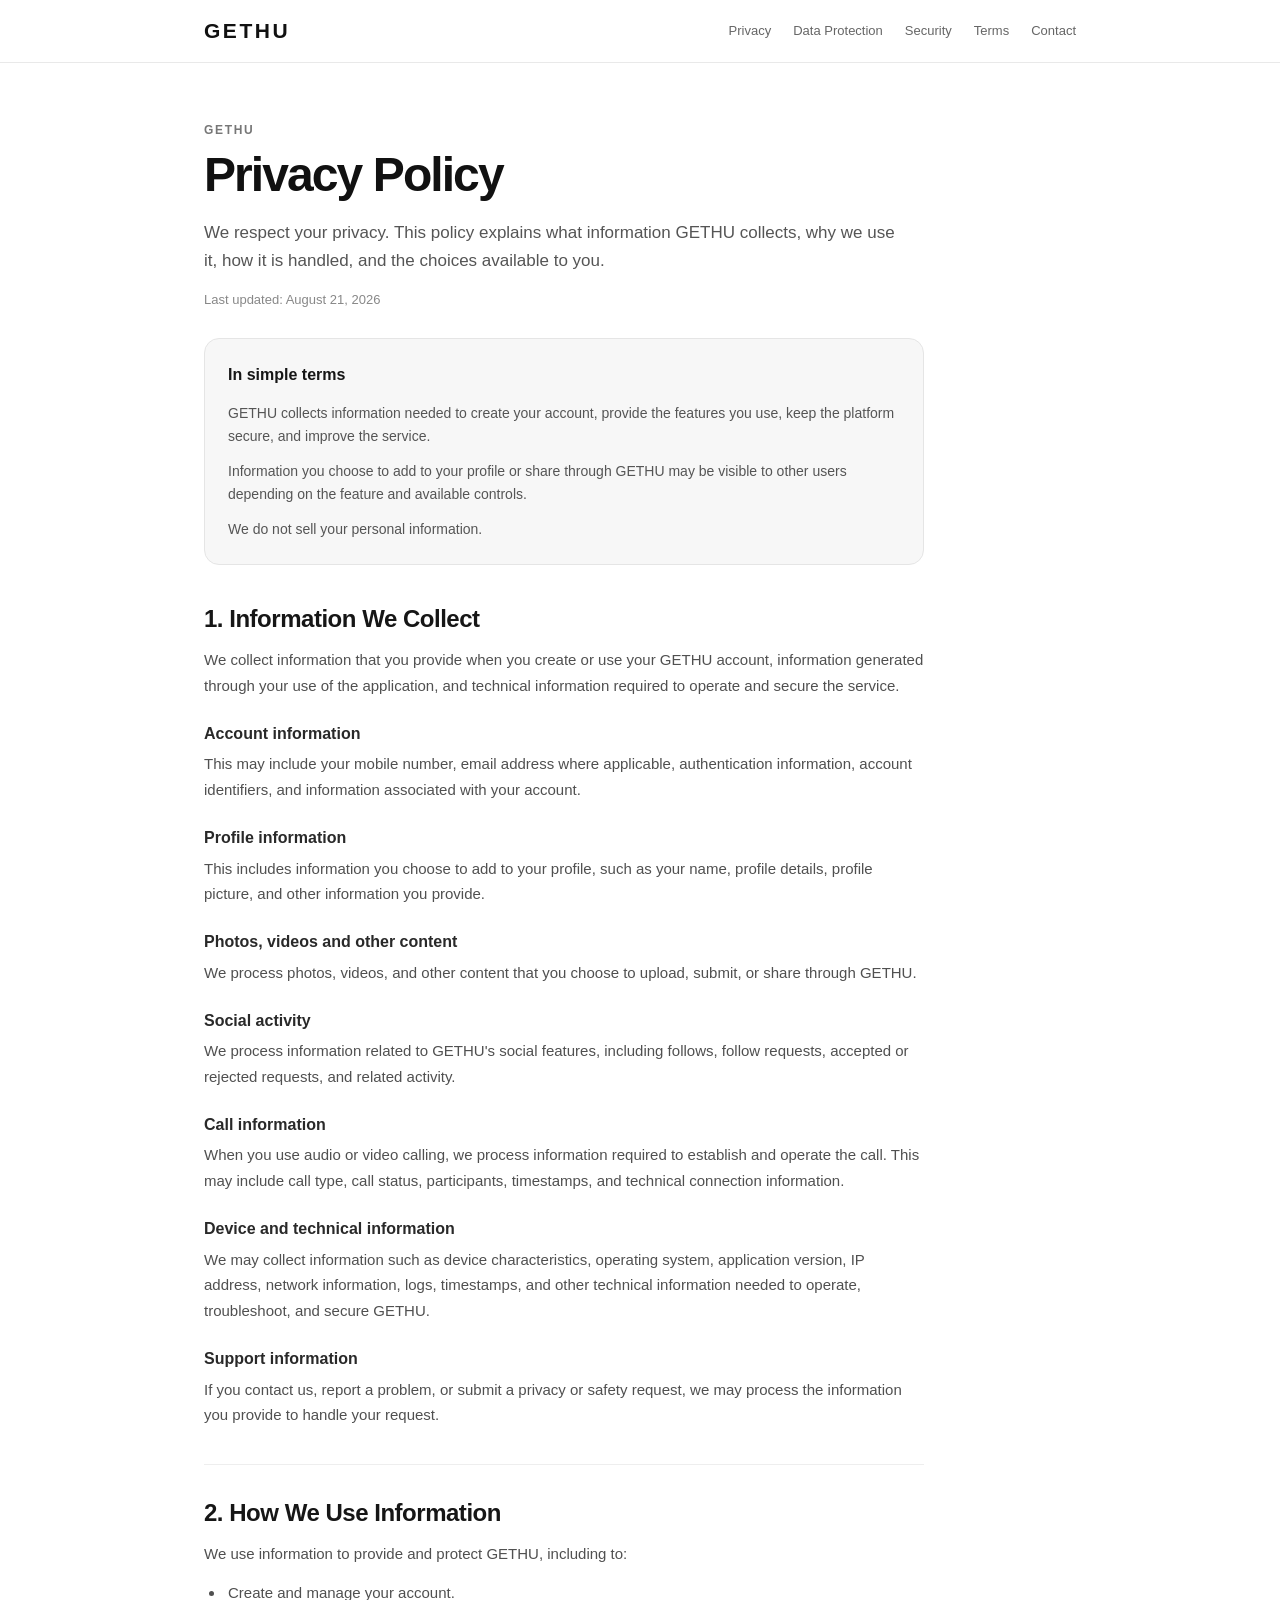
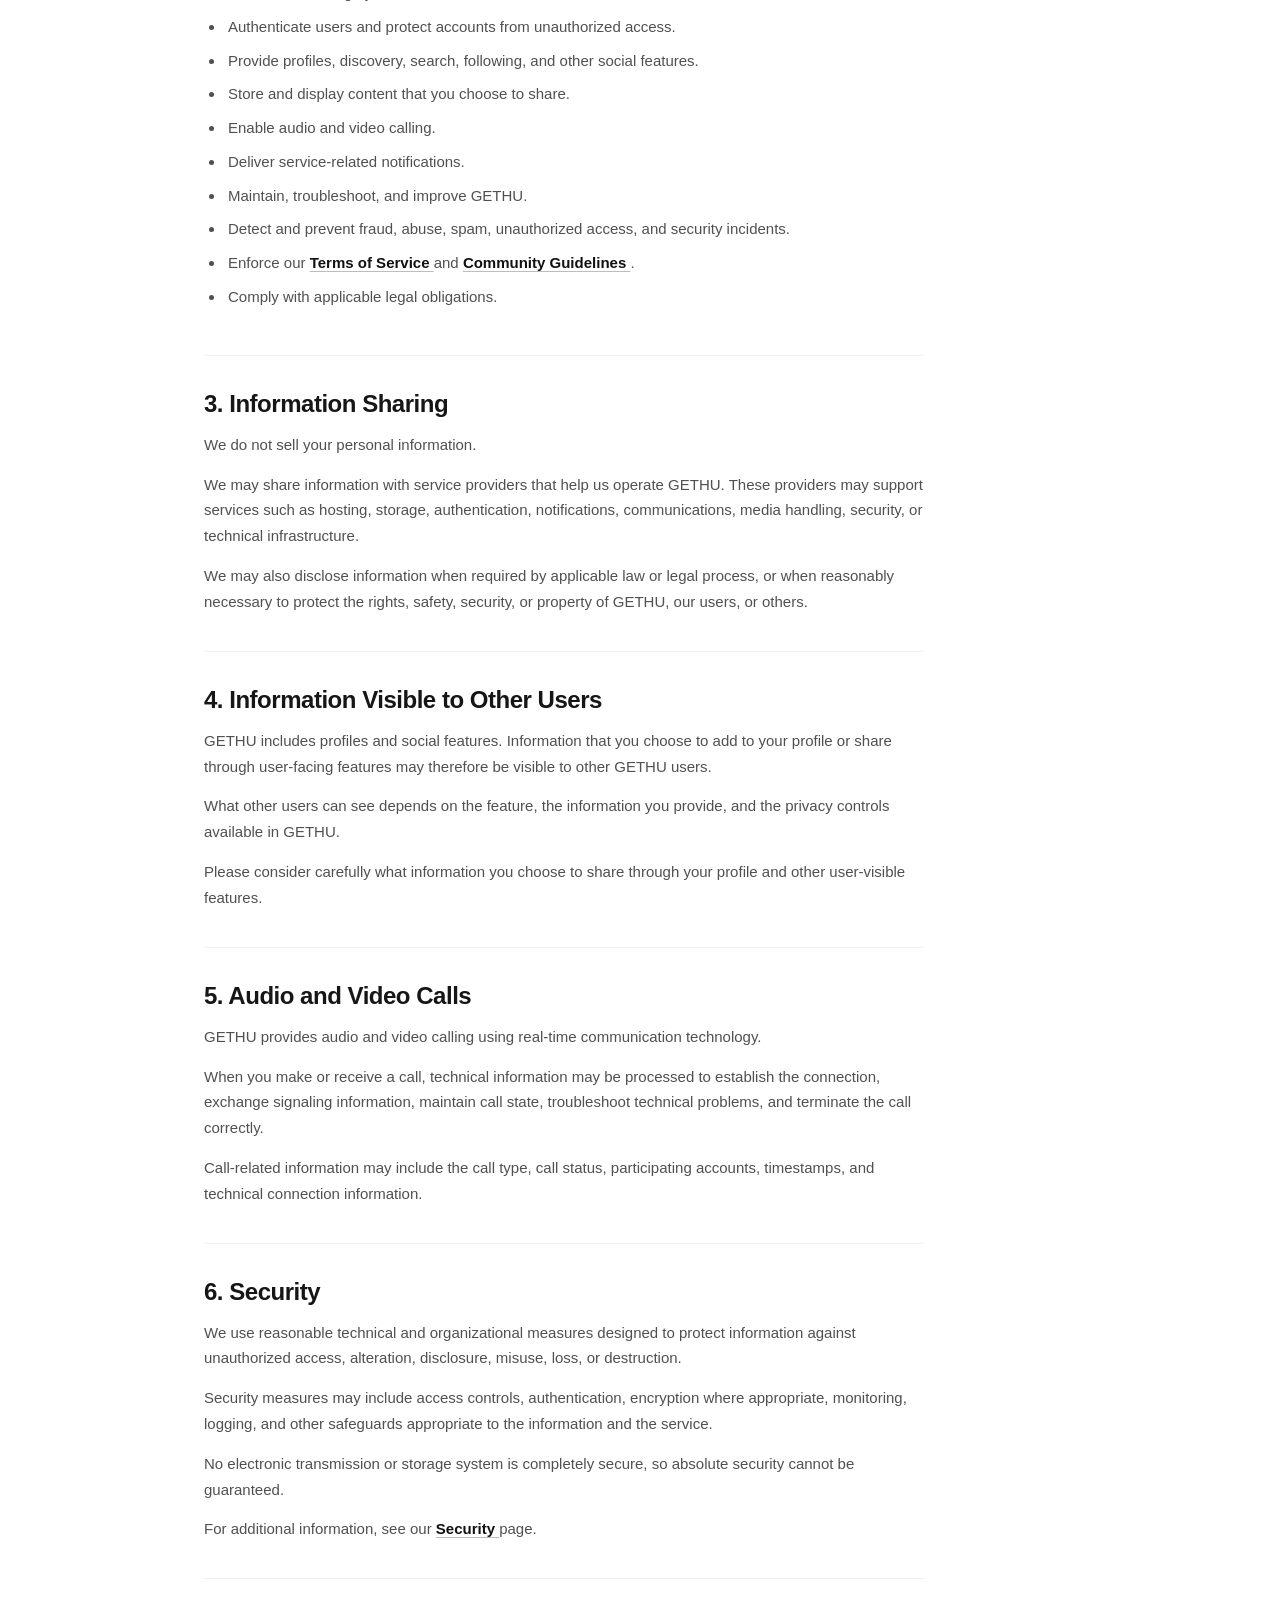
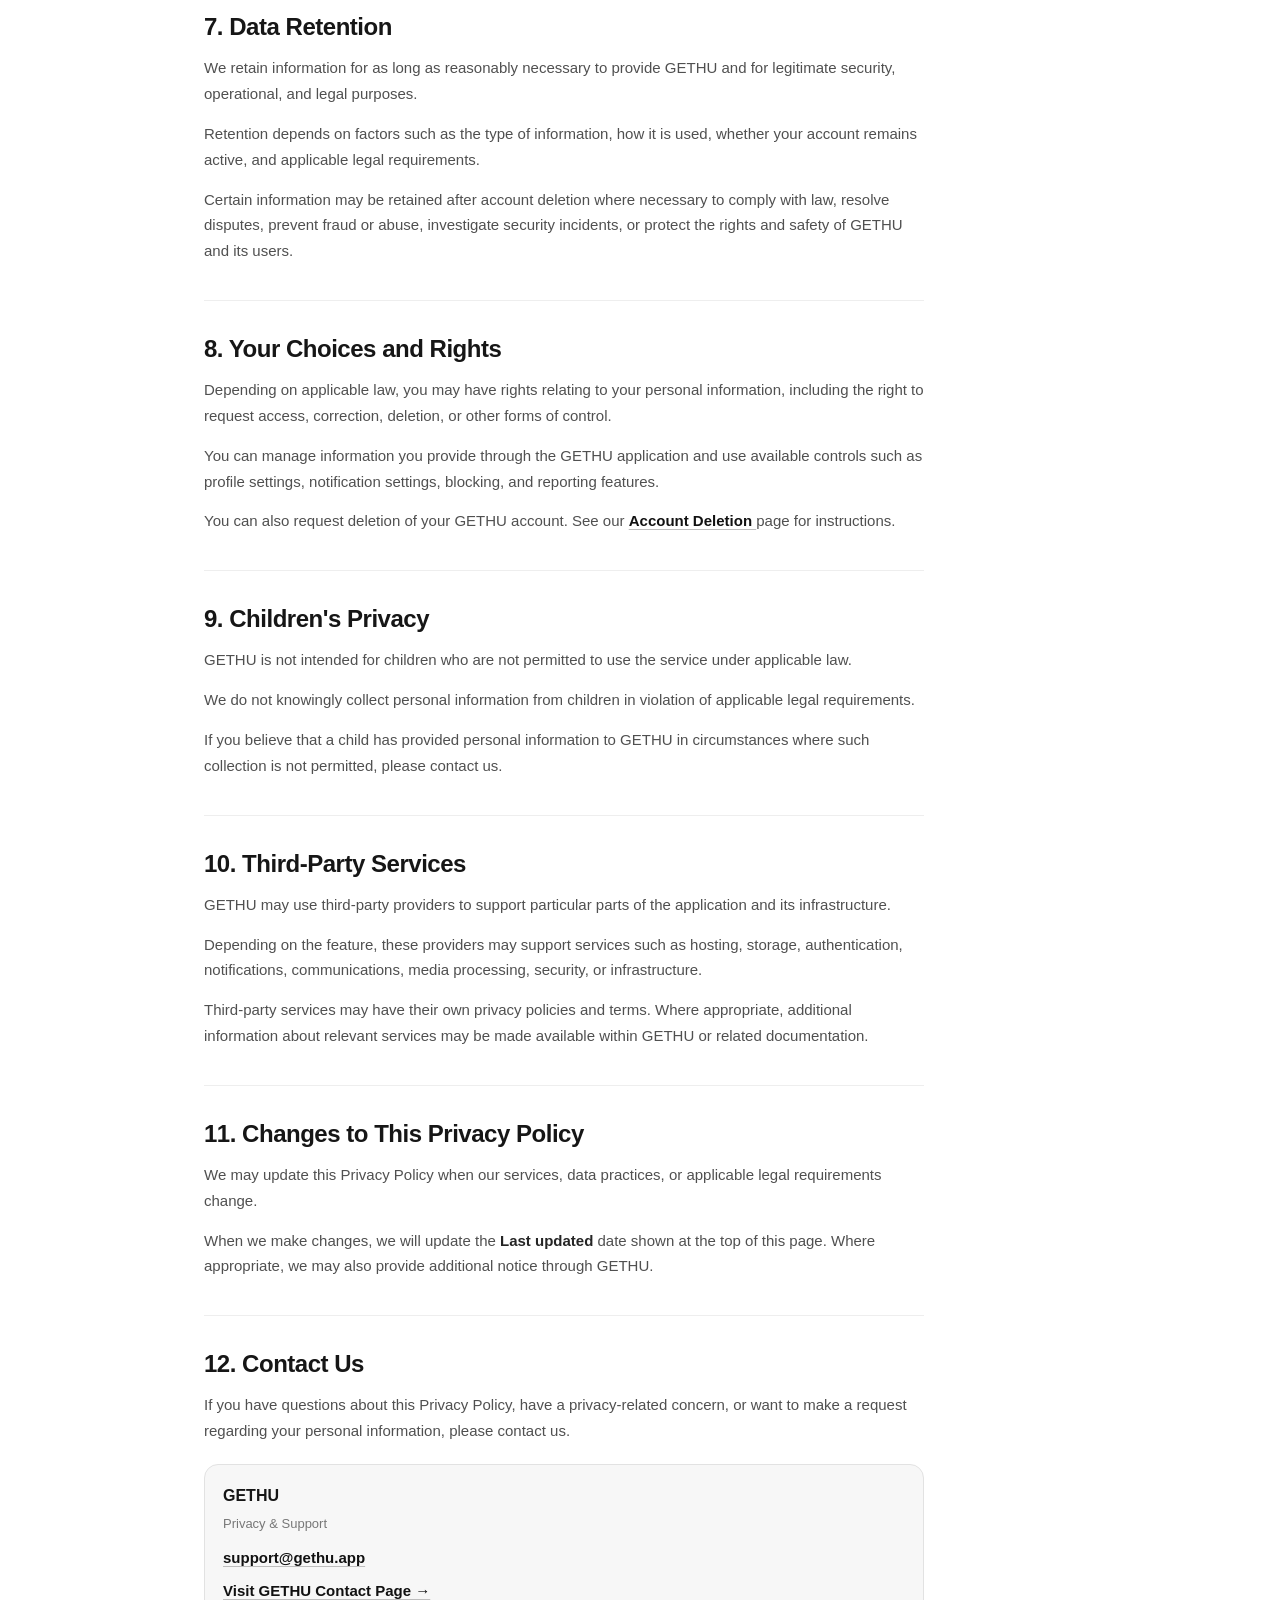
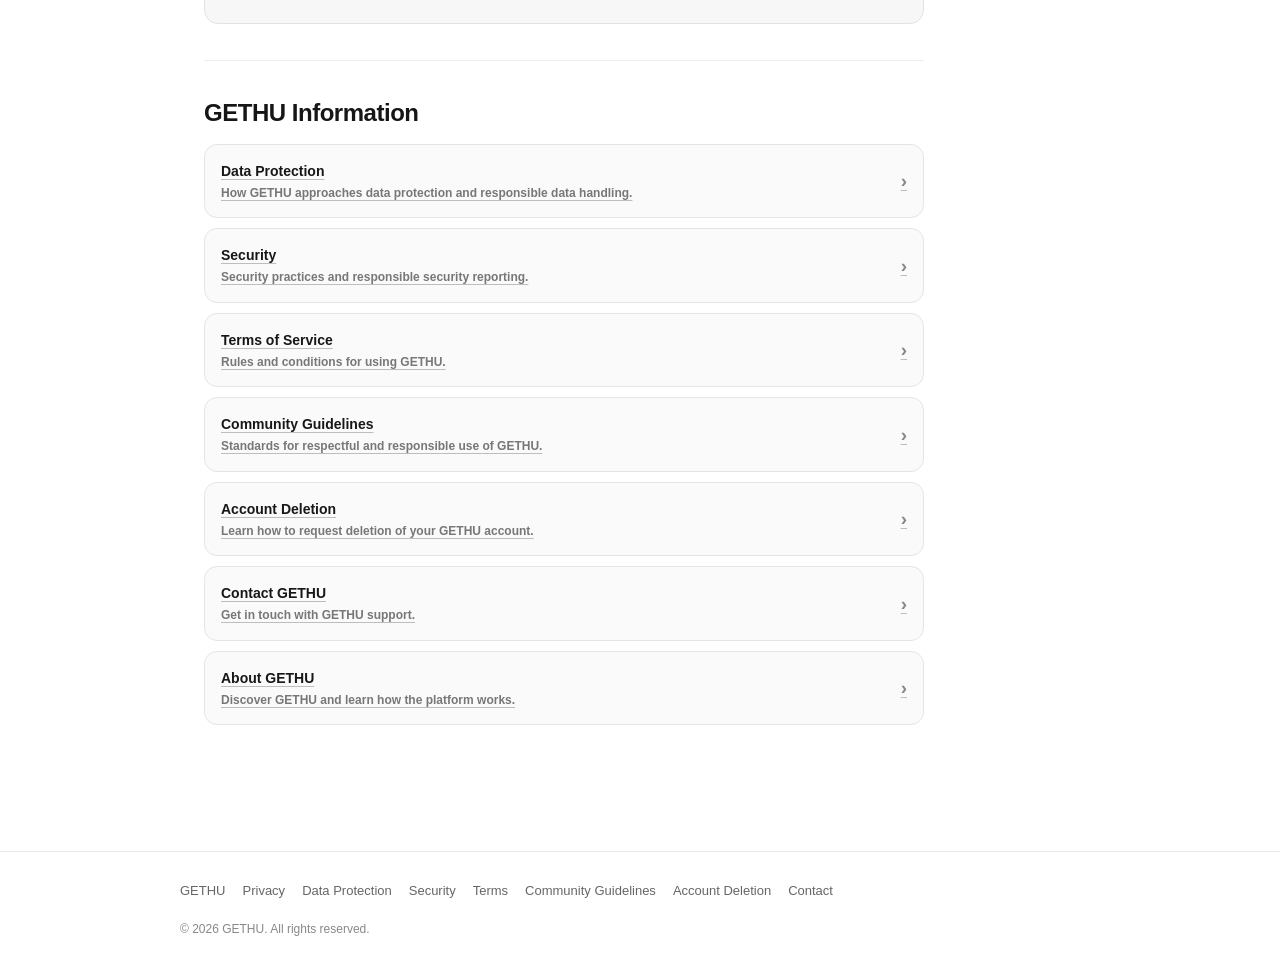
<file: privacy.html>
<!DOCTYPE html>
<html lang="en">

<head>

    <meta charset="UTF-8">

    <meta
        name="viewport"
        content="width=device-width, initial-scale=1.0, viewport-fit=cover"
    >

    <meta
        name="description"
        content="GETHU Privacy Policy. Learn how GETHU collects, uses, protects and manages your information."
    >

    <meta
        name="robots"
        content="index, follow"
    >

    <title>Privacy Policy | GETHU</title>


    <style>

        /* =========================================================
           RESET
           ========================================================= */

        * {
            box-sizing: border-box;
        }

        html {
            margin: 0;
            padding: 0;

            scroll-behavior: smooth;

            -webkit-text-size-adjust: 100%;
        }

        body {
            margin: 0;
            padding: 0;

            background: #ffffff;
            color: #171717;

            font-family:
                -apple-system,
                BlinkMacSystemFont,
                "Segoe UI",
                Roboto,
                Helvetica,
                Arial,
                sans-serif;

            font-size: 16px;
            line-height: 1.65;

            -webkit-font-smoothing: antialiased;
            text-rendering: optimizeLegibility;
        }

        a {
            color: inherit;
        }


        /* =========================================================
           HEADER
           ========================================================= */

        .site-header {
            position: sticky;
            top: 0;
            z-index: 1000;

            background: rgba(255, 255, 255, 0.95);

            backdrop-filter: blur(16px);
            -webkit-backdrop-filter: blur(16px);

            border-bottom: 1px solid #e9e9e9;
        }

        .header-inner {
            width: 100%;
            max-width: 920px;

            min-height: 62px;

            margin: 0 auto;
            padding: 0 18px;

            display: flex;
            align-items: center;
            justify-content: space-between;
        }

        .brand {
            color: #111111;

            text-decoration: none;

            font-size: 21px;
            font-weight: 800;

            letter-spacing: 0.12em;
        }

        .desktop-nav {
            display: none;
        }

        .menu-button {
            width: 42px;
            height: 42px;

            padding: 9px;

            display: flex;
            flex-direction: column;
            justify-content: center;

            gap: 5px;

            background: #ffffff;

            border: 1px solid #dedede;
            border-radius: 10px;

            cursor: pointer;
        }

        .menu-button span {
            display: block;

            width: 100%;
            height: 2px;

            background: #222222;

            border-radius: 2px;
        }


        /* =========================================================
           MOBILE NAVIGATION
           ========================================================= */

        .mobile-nav {
            display: none;

            background: #ffffff;

            border-top: 1px solid #eeeeee;

            padding: 5px 18px 12px;
        }

        .mobile-nav.open {
            display: block;
        }

        .mobile-nav a {
            display: block;

            padding: 13px 2px;

            color: #444444;

            text-decoration: none;

            font-size: 15px;
            font-weight: 500;

            border-bottom: 1px solid #eeeeee;
        }

        .mobile-nav a:last-child {
            border-bottom: none;
        }


        /* =========================================================
           MAIN PAGE
           ========================================================= */

        .page {
            width: 100%;
            max-width: 920px;

            margin: 0 auto;

            padding: 34px 18px 60px;
        }


        /* =========================================================
           HERO
           ========================================================= */

        .hero {
            padding-bottom: 28px;
        }

        .eyebrow {
            margin-bottom: 8px;

            color: #777777;

            font-size: 12px;
            font-weight: 700;

            letter-spacing: 0.14em;
            text-transform: uppercase;
        }

        h1 {
            margin: 0;

            color: #111111;

            font-size: 36px;
            font-weight: 800;

            line-height: 1.08;

            letter-spacing: -0.04em;
        }

        .intro {
            margin: 18px 0 0;

            max-width: 700px;

            color: #555555;

            font-size: 16px;

            line-height: 1.65;
        }

        .updated {
            margin-top: 14px;

            color: #888888;

            font-size: 13px;
        }


        /* =========================================================
           SUMMARY
           ========================================================= */

        .summary {
            margin: 0 0 38px;

            padding: 20px;

            background: #f7f7f7;

            border: 1px solid #e5e5e5;

            border-radius: 15px;
        }

        .summary-title {
            margin-bottom: 13px;

            color: #161616;

            font-size: 16px;
            font-weight: 700;
        }

        .summary p {
            margin: 0 0 12px;

            color: #555555;

            font-size: 14px;

            line-height: 1.65;
        }

        .summary p:last-child {
            margin-bottom: 0;
        }


        /* =========================================================
           CONTENT
           ========================================================= */

        .content {
            max-width: 720px;
        }

        section {
            margin: 0;

            padding: 0 0 36px;

            border-bottom: 1px solid #eeeeee;
        }

        section + section {
            padding-top: 32px;
        }

        h2 {
            margin: 0 0 13px;

            color: #161616;

            font-size: 22px;
            font-weight: 750;

            line-height: 1.3;

            letter-spacing: -0.02em;
        }

        h3 {
            margin: 24px 0 7px;

            color: #292929;

            font-size: 16px;
            font-weight: 700;

            line-height: 1.35;
        }

        p {
            margin: 0 0 14px;

            color: #505050;

            font-size: 15px;

            line-height: 1.72;
        }

        p:last-child {
            margin-bottom: 0;
        }

        ul {
            margin: 12px 0 0;

            padding-left: 21px;
        }

        li {
            margin: 0 0 9px;

            padding-left: 3px;

            color: #505050;

            font-size: 15px;

            line-height: 1.65;
        }

        strong {
            color: #252525;
            font-weight: 650;
        }

        .content a {
            color: #111111;

            font-weight: 600;

            text-decoration: underline;
            text-decoration-color: #bdbdbd;
            text-underline-offset: 3px;
        }


        /* =========================================================
           CONTACT
           ========================================================= */

        .contact-box {
            margin-top: 20px;

            padding: 18px;

            background: #f7f7f7;

            border: 1px solid #e2e2e2;

            border-radius: 14px;
        }

        .contact-name {
            margin-bottom: 4px;

            color: #151515;

            font-size: 16px;
            font-weight: 700;
        }

        .contact-label {
            margin-bottom: 10px;

            color: #777777;

            font-size: 13px;
        }

        .contact-box a {
            color: #111111;

            font-size: 15px;
            font-weight: 600;
        }


        /* =========================================================
           RELATED LINKS
           ========================================================= */

        .related {
            padding-top: 36px;

            border-bottom: none;
        }

        .related h2 {
            margin-bottom: 16px;
        }

        .related-list {
            display: grid;

            gap: 10px;
        }

        .related-link {
            display: flex;
            align-items: center;
            justify-content: space-between;

            gap: 15px;

            padding: 15px 16px;

            background: #fafafa;

            border: 1px solid #e5e5e5;
            border-radius: 13px;

            text-decoration: none;

            transition:
                background 0.15s ease,
                border-color 0.15s ease;
        }

        .related-link:hover {
            background: #f5f5f5;

            border-color: #d7d7d7;
        }

        .related-link-text {
            min-width: 0;
        }

        .related-link-title {
            display: block;

            color: #171717;

            font-size: 14px;
            font-weight: 700;
        }

        .related-link-description {
            display: block;

            margin-top: 2px;

            color: #777777;

            font-size: 12px;

            line-height: 1.45;
        }

        .arrow {
            flex-shrink: 0;

            color: #888888;

            font-size: 19px;
        }


        /* =========================================================
           FOOTER
           ========================================================= */

        .footer {
            border-top: 1px solid #e8e8e8;

            padding: 28px 18px 38px;

            color: #888888;

            font-size: 12px;
        }

        .footer-inner {
            width: 100%;
            max-width: 920px;

            margin: 0 auto;
        }

        .footer-links {
            display: flex;

            flex-wrap: wrap;

            gap: 9px 17px;

            margin-bottom: 18px;
        }

        .footer-links a {
            color: #666666;

            font-size: 13px;

            text-decoration: none;
        }

        .footer-links a:hover {
            color: #111111;
        }


        /* =========================================================
           TABLET / DESKTOP
           ========================================================= */

        @media (min-width: 700px) {

            .header-inner {
                padding: 0 24px;
            }

            .desktop-nav {
                display: flex;

                align-items: center;

                gap: 22px;
            }

            .desktop-nav a {
                color: #666666;

                font-size: 13px;

                text-decoration: none;
            }

            .desktop-nav a:hover {
                color: #111111;
            }

            .menu-button,
            .mobile-nav {
                display: none !important;
            }

            .page {
                padding: 58px 24px 90px;
            }

            h1 {
                font-size: 48px;
            }

            .intro {
                font-size: 17px;
            }

            .summary {
                max-width: 720px;

                padding: 23px;
            }

            h2 {
                font-size: 24px;
            }

            p,
            li {
                font-size: 15px;
            }

            .footer {
                padding-left: 24px;
                padding-right: 24px;
            }

        }


        /* =========================================================
           REDUCED MOTION
           ========================================================= */

        @media (prefers-reduced-motion: reduce) {

            html {
                scroll-behavior: auto;
            }

            .related-link {
                transition: none;
            }

        }

    </style>

</head>


<body>


<!-- =============================================================
     HEADER
     ============================================================= -->

<header class="site-header">

    <div class="header-inner">

        <a
            class="brand"
            href="https://play.gethu.app/gethu"
            aria-label="GETHU"
        >
            GETHU
        </a>


        <nav
            class="desktop-nav"
            aria-label="Main navigation"
        >

            <a href="https://play.gethu.app/privacy">
                Privacy
            </a>

            <a href="https://play.gethu.app/data">
                Data Protection
            </a>

            <a href="https://play.gethu.app/security">
                Security
            </a>

            <a href="https://play.gethu.app/terms">
                Terms
            </a>

            <a href="https://play.gethu.app/contact">
                Contact
            </a>

        </nav>


        <button
            class="menu-button"
            type="button"
            aria-label="Open navigation"
            aria-expanded="false"
            aria-controls="mobile-nav"
        >

            <span></span>
            <span></span>
            <span></span>

        </button>

    </div>


    <nav
        id="mobile-nav"
        class="mobile-nav"
        aria-label="Mobile navigation"
    >

        <a href="https://play.gethu.app/privacy">
            Privacy Policy
        </a>

        <a href="https://play.gethu.app/data">
            Data Protection
        </a>

        <a href="https://play.gethu.app/security">
            Security
        </a>

        <a href="https://play.gethu.app/terms">
            Terms of Service
        </a>

        <a href="https://play.gethu.app/community">
            Community Guidelines
        </a>

        <a href="https://play.gethu.app/delete">
            Account Deletion
        </a>

        <a href="https://play.gethu.app/contact">
            Contact
        </a>

        <a href="https://play.gethu.app/gethu">
            About GETHU
        </a>

    </nav>

</header>



<!-- =============================================================
     MAIN
     ============================================================= -->

<main class="page">


    <!-- HERO -->

    <header class="hero">

        <div class="eyebrow">
            GETHU
        </div>

        <h1>
            Privacy Policy
        </h1>

        <p class="intro">
            We respect your privacy. This policy explains what
            information GETHU collects, why we use it, how it is
            handled, and the choices available to you.
        </p>

        <div class="updated">
            Last updated: August 21, 2026
        </div>

    </header>



    <!-- SUMMARY -->

    <div class="summary">

        <div class="summary-title">
            In simple terms
        </div>

        <p>
            GETHU collects information needed to create your
            account, provide the features you use, keep the
            platform secure, and improve the service.
        </p>

        <p>
            Information you choose to add to your profile or
            share through GETHU may be visible to other users
            depending on the feature and available controls.
        </p>

        <p>
            We do not sell your personal information.
        </p>

    </div>



    <div class="content">


        <!-- =====================================================
             1. INFORMATION WE COLLECT
             ===================================================== -->

        <section id="information">

            <h2>
                1. Information We Collect
            </h2>

            <p>
                We collect information that you provide when you
                create or use your GETHU account, information
                generated through your use of the application,
                and technical information required to operate
                and secure the service.
            </p>


            <h3>
                Account information
            </h3>

            <p>
                This may include your mobile number, email address
                where applicable, authentication information,
                account identifiers, and information associated
                with your account.
            </p>


            <h3>
                Profile information
            </h3>

            <p>
                This includes information you choose to add to
                your profile, such as your name, profile details,
                profile picture, and other information you provide.
            </p>


            <h3>
                Photos, videos and other content
            </h3>

            <p>
                We process photos, videos, and other content that
                you choose to upload, submit, or share through
                GETHU.
            </p>


            <h3>
                Social activity
            </h3>

            <p>
                We process information related to GETHU's social
                features, including follows, follow requests,
                accepted or rejected requests, and related
                activity.
            </p>


            <h3>
                Call information
            </h3>

            <p>
                When you use audio or video calling, we process
                information required to establish and operate
                the call. This may include call type, call status,
                participants, timestamps, and technical connection
                information.
            </p>


            <h3>
                Device and technical information
            </h3>

            <p>
                We may collect information such as device
                characteristics, operating system, application
                version, IP address, network information, logs,
                timestamps, and other technical information needed
                to operate, troubleshoot, and secure GETHU.
            </p>


            <h3>
                Support information
            </h3>

            <p>
                If you contact us, report a problem, or submit a
                privacy or safety request, we may process the
                information you provide to handle your request.
            </p>

        </section>



        <!-- =====================================================
             2. HOW WE USE INFORMATION
             ===================================================== -->

        <section id="use">

            <h2>
                2. How We Use Information
            </h2>

            <p>
                We use information to provide and protect GETHU,
                including to:
            </p>

            <ul>

                <li>
                    Create and manage your account.
                </li>

                <li>
                    Authenticate users and protect accounts from
                    unauthorized access.
                </li>

                <li>
                    Provide profiles, discovery, search,
                    following, and other social features.
                </li>

                <li>
                    Store and display content that you choose
                    to share.
                </li>

                <li>
                    Enable audio and video calling.
                </li>

                <li>
                    Deliver service-related notifications.
                </li>

                <li>
                    Maintain, troubleshoot, and improve GETHU.
                </li>

                <li>
                    Detect and prevent fraud, abuse, spam,
                    unauthorized access, and security incidents.
                </li>

                <li>
                    Enforce our
                    <a href="https://play.gethu.app/terms">
                        Terms of Service
                    </a>
                    and
                    <a href="https://play.gethu.app/community">
                        Community Guidelines
                    </a>.
                </li>

                <li>
                    Comply with applicable legal obligations.
                </li>

            </ul>

        </section>



        <!-- =====================================================
             3. INFORMATION SHARING
             ===================================================== -->

        <section id="sharing">

            <h2>
                3. Information Sharing
            </h2>

            <p>
                We do not sell your personal information.
            </p>

            <p>
                We may share information with service providers
                that help us operate GETHU. These providers may
                support services such as hosting, storage,
                authentication, notifications, communications,
                media handling, security, or technical
                infrastructure.
            </p>

            <p>
                We may also disclose information when required by
                applicable law or legal process, or when reasonably
                necessary to protect the rights, safety, security,
                or property of GETHU, our users, or others.
            </p>

        </section>



        <!-- =====================================================
             4. INFORMATION VISIBLE TO OTHER USERS
             ===================================================== -->

        <section id="visibility">

            <h2>
                4. Information Visible to Other Users
            </h2>

            <p>
                GETHU includes profiles and social features.
                Information that you choose to add to your profile
                or share through user-facing features may therefore
                be visible to other GETHU users.
            </p>

            <p>
                What other users can see depends on the feature,
                the information you provide, and the privacy
                controls available in GETHU.
            </p>

            <p>
                Please consider carefully what information you
                choose to share through your profile and other
                user-visible features.
            </p>

        </section>



        <!-- =====================================================
             5. AUDIO AND VIDEO CALLS
             ===================================================== -->

        <section id="calls">

            <h2>
                5. Audio and Video Calls
            </h2>

            <p>
                GETHU provides audio and video calling using
                real-time communication technology.
            </p>

            <p>
                When you make or receive a call, technical
                information may be processed to establish the
                connection, exchange signaling information,
                maintain call state, troubleshoot technical
                problems, and terminate the call correctly.
            </p>

            <p>
                Call-related information may include the call
                type, call status, participating accounts,
                timestamps, and technical connection information.
            </p>

        </section>



        <!-- =====================================================
             6. SECURITY
             ===================================================== -->

        <section id="security">

            <h2>
                6. Security
            </h2>

            <p>
                We use reasonable technical and organizational
                measures designed to protect information against
                unauthorized access, alteration, disclosure,
                misuse, loss, or destruction.
            </p>

            <p>
                Security measures may include access controls,
                authentication, encryption where appropriate,
                monitoring, logging, and other safeguards
                appropriate to the information and the service.
            </p>

            <p>
                No electronic transmission or storage system is
                completely secure, so absolute security cannot
                be guaranteed.
            </p>

            <p>
                For additional information, see our
                <a href="https://play.gethu.app/security">
                    Security
                </a>
                page.
            </p>

        </section>



        <!-- =====================================================
             7. DATA RETENTION
             ===================================================== -->

        <section id="retention">

            <h2>
                7. Data Retention
            </h2>

            <p>
                We retain information for as long as reasonably
                necessary to provide GETHU and for legitimate
                security, operational, and legal purposes.
            </p>

            <p>
                Retention depends on factors such as the type of
                information, how it is used, whether your account
                remains active, and applicable legal requirements.
            </p>

            <p>
                Certain information may be retained after account
                deletion where necessary to comply with law,
                resolve disputes, prevent fraud or abuse,
                investigate security incidents, or protect the
                rights and safety of GETHU and its users.
            </p>

        </section>



        <!-- =====================================================
             8. YOUR CHOICES AND RIGHTS
             ===================================================== -->

        <section id="rights">

            <h2>
                8. Your Choices and Rights
            </h2>

            <p>
                Depending on applicable law, you may have rights
                relating to your personal information, including
                the right to request access, correction, deletion,
                or other forms of control.
            </p>

            <p>
                You can manage information you provide through
                the GETHU application and use available controls
                such as profile settings, notification settings,
                blocking, and reporting features.
            </p>

            <p>
                You can also request deletion of your GETHU account.
                See our
                <a href="https://play.gethu.app/delete">
                    Account Deletion
                </a>
                page for instructions.
            </p>

        </section>



        <!-- =====================================================
             9. CHILDREN'S PRIVACY
             ===================================================== -->

        <section id="children">

            <h2>
                9. Children's Privacy
            </h2>

            <p>
                GETHU is not intended for children who are not
                permitted to use the service under applicable law.
            </p>

            <p>
                We do not knowingly collect personal information
                from children in violation of applicable legal
                requirements.
            </p>

            <p>
                If you believe that a child has provided personal
                information to GETHU in circumstances where such
                collection is not permitted, please contact us.
            </p>

        </section>



        <!-- =====================================================
             10. THIRD-PARTY SERVICES
             ===================================================== -->

        <section id="third-party">

            <h2>
                10. Third-Party Services
            </h2>

            <p>
                GETHU may use third-party providers to support
                particular parts of the application and its
                infrastructure.
            </p>

            <p>
                Depending on the feature, these providers may
                support services such as hosting, storage,
                authentication, notifications, communications,
                media processing, security, or infrastructure.
            </p>

            <p>
                Third-party services may have their own privacy
                policies and terms. Where appropriate, additional
                information about relevant services may be made
                available within GETHU or related documentation.
            </p>

        </section>



        <!-- =====================================================
             11. CHANGES
             ===================================================== -->

        <section id="changes">

            <h2>
                11. Changes to This Privacy Policy
            </h2>

            <p>
                We may update this Privacy Policy when our
                services, data practices, or applicable legal
                requirements change.
            </p>

            <p>
                When we make changes, we will update the
                <strong>Last updated</strong> date shown at the
                top of this page. Where appropriate, we may also
                provide additional notice through GETHU.
            </p>

        </section>



        <!-- =====================================================
             12. CONTACT
             ===================================================== -->

        <section id="contact">

            <h2>
                12. Contact Us
            </h2>

            <p>
                If you have questions about this Privacy Policy,
                have a privacy-related concern, or want to make a
                request regarding your personal information,
                please contact us.
            </p>


            <div class="contact-box">

                <div class="contact-name">
                    GETHU
                </div>

                <div class="contact-label">
                    Privacy &amp; Support
                </div>

                <a href="mailto:support@gethu.app">
                    support@gethu.app
                </a>

                <br>

                <a
                    href="https://play.gethu.app/contact"
                    style="display:inline-block;margin-top:8px;"
                >
                    Visit GETHU Contact Page →
                </a>

            </div>

        </section>



        <!-- =====================================================
             RELATED INFORMATION
             ===================================================== -->

        <section class="related">

            <h2>
                GETHU Information
            </h2>


            <div class="related-list">


                <a
                    class="related-link"
                    href="https://play.gethu.app/data"
                >

                    <span class="related-link-text">

                        <span class="related-link-title">
                            Data Protection
                        </span>

                        <span class="related-link-description">
                            How GETHU approaches data protection
                            and responsible data handling.
                        </span>

                    </span>

                    <span class="arrow">
                        ›
                    </span>

                </a>


                <a
                    class="related-link"
                    href="https://play.gethu.app/security"
                >

                    <span class="related-link-text">

                        <span class="related-link-title">
                            Security
                        </span>

                        <span class="related-link-description">
                            Security practices and responsible
                            security reporting.
                        </span>

                    </span>

                    <span class="arrow">
                        ›
                    </span>

                </a>


                <a
                    class="related-link"
                    href="https://play.gethu.app/terms"
                >

                    <span class="related-link-text">

                        <span class="related-link-title">
                            Terms of Service
                        </span>

                        <span class="related-link-description">
                            Rules and conditions for using GETHU.
                        </span>

                    </span>

                    <span class="arrow">
                        ›
                    </span>

                </a>


                <a
                    class="related-link"
                    href="https://play.gethu.app/community"
                >

                    <span class="related-link-text">

                        <span class="related-link-title">
                            Community Guidelines
                        </span>

                        <span class="related-link-description">
                            Standards for respectful and
                            responsible use of GETHU.
                        </span>

                    </span>

                    <span class="arrow">
                        ›
                    </span>

                </a>


                <a
                    class="related-link"
                    href="https://play.gethu.app/delete"
                >

                    <span class="related-link-text">

                        <span class="related-link-title">
                            Account Deletion
                        </span>

                        <span class="related-link-description">
                            Learn how to request deletion of
                            your GETHU account.
                        </span>

                    </span>

                    <span class="arrow">
                        ›
                    </span>

                </a>


                <a
                    class="related-link"
                    href="https://play.gethu.app/contact"
                >

                    <span class="related-link-text">

                        <span class="related-link-title">
                            Contact GETHU
                        </span>

                        <span class="related-link-description">
                            Get in touch with GETHU support.
                        </span>

                    </span>

                    <span class="arrow">
                        ›
                    </span>

                </a>


                <a
                    class="related-link"
                    href="https://play.gethu.app/gethu"
                >

                    <span class="related-link-text">

                        <span class="related-link-title">
                            About GETHU
                        </span>

                        <span class="related-link-description">
                            Discover GETHU and learn how the
                            platform works.
                        </span>

                    </span>

                    <span class="arrow">
                        ›
                    </span>

                </a>


            </div>

        </section>


    </div>

</main>



<!-- =============================================================
     FOOTER
     ============================================================= -->

<footer class="footer">

    <div class="footer-inner">


        <div class="footer-links">

            <a href="https://play.gethu.app/index">
                GETHU
            </a>

            <a href="https://play.gethu.app/privacy">
                Privacy
            </a>

            <a href="https://play.gethu.app/data">
                Data Protection
            </a>

            <a href="https://play.gethu.app/security">
                Security
            </a>

            <a href="https://play.gethu.app/terms">
                Terms
            </a>

            <a href="https://play.gethu.app/community">
                Community Guidelines
            </a>

            <a href="https://play.gethu.app/delete">
                Account Deletion
            </a>

            <a href="https://play.gethu.app/contact">
                Contact
            </a>

        </div>


        <div>
            © 2026 GETHU. All rights reserved.
        </div>


    </div>

</footer>



<!-- =============================================================
     MOBILE MENU
     ============================================================= -->

<script>

    (function () {

        const button =
            document.querySelector(".menu-button");

        const menu =
            document.querySelector("#mobile-nav");


        if (!button || !menu) {
            return;
        }


        button.addEventListener(
            "click",
            function () {

                const open =
                    menu.classList.toggle("open");


                button.setAttribute(
                    "aria-expanded",
                    open ? "true" : "false"
                );


                button.setAttribute(
                    "aria-label",
                    open
                        ? "Close navigation"
                        : "Open navigation"
                );

            }
        );


        menu.querySelectorAll("a").forEach(
            function (link) {

                link.addEventListener(
                    "click",
                    function () {

                        menu.classList.remove("open");

                        button.setAttribute(
                            "aria-expanded",
                            "false"
                        );

                        button.setAttribute(
                            "aria-label",
                            "Open navigation"
                        );

                    }
                );

            }
        );

    })();

</script>


</body>

</html>
</file>
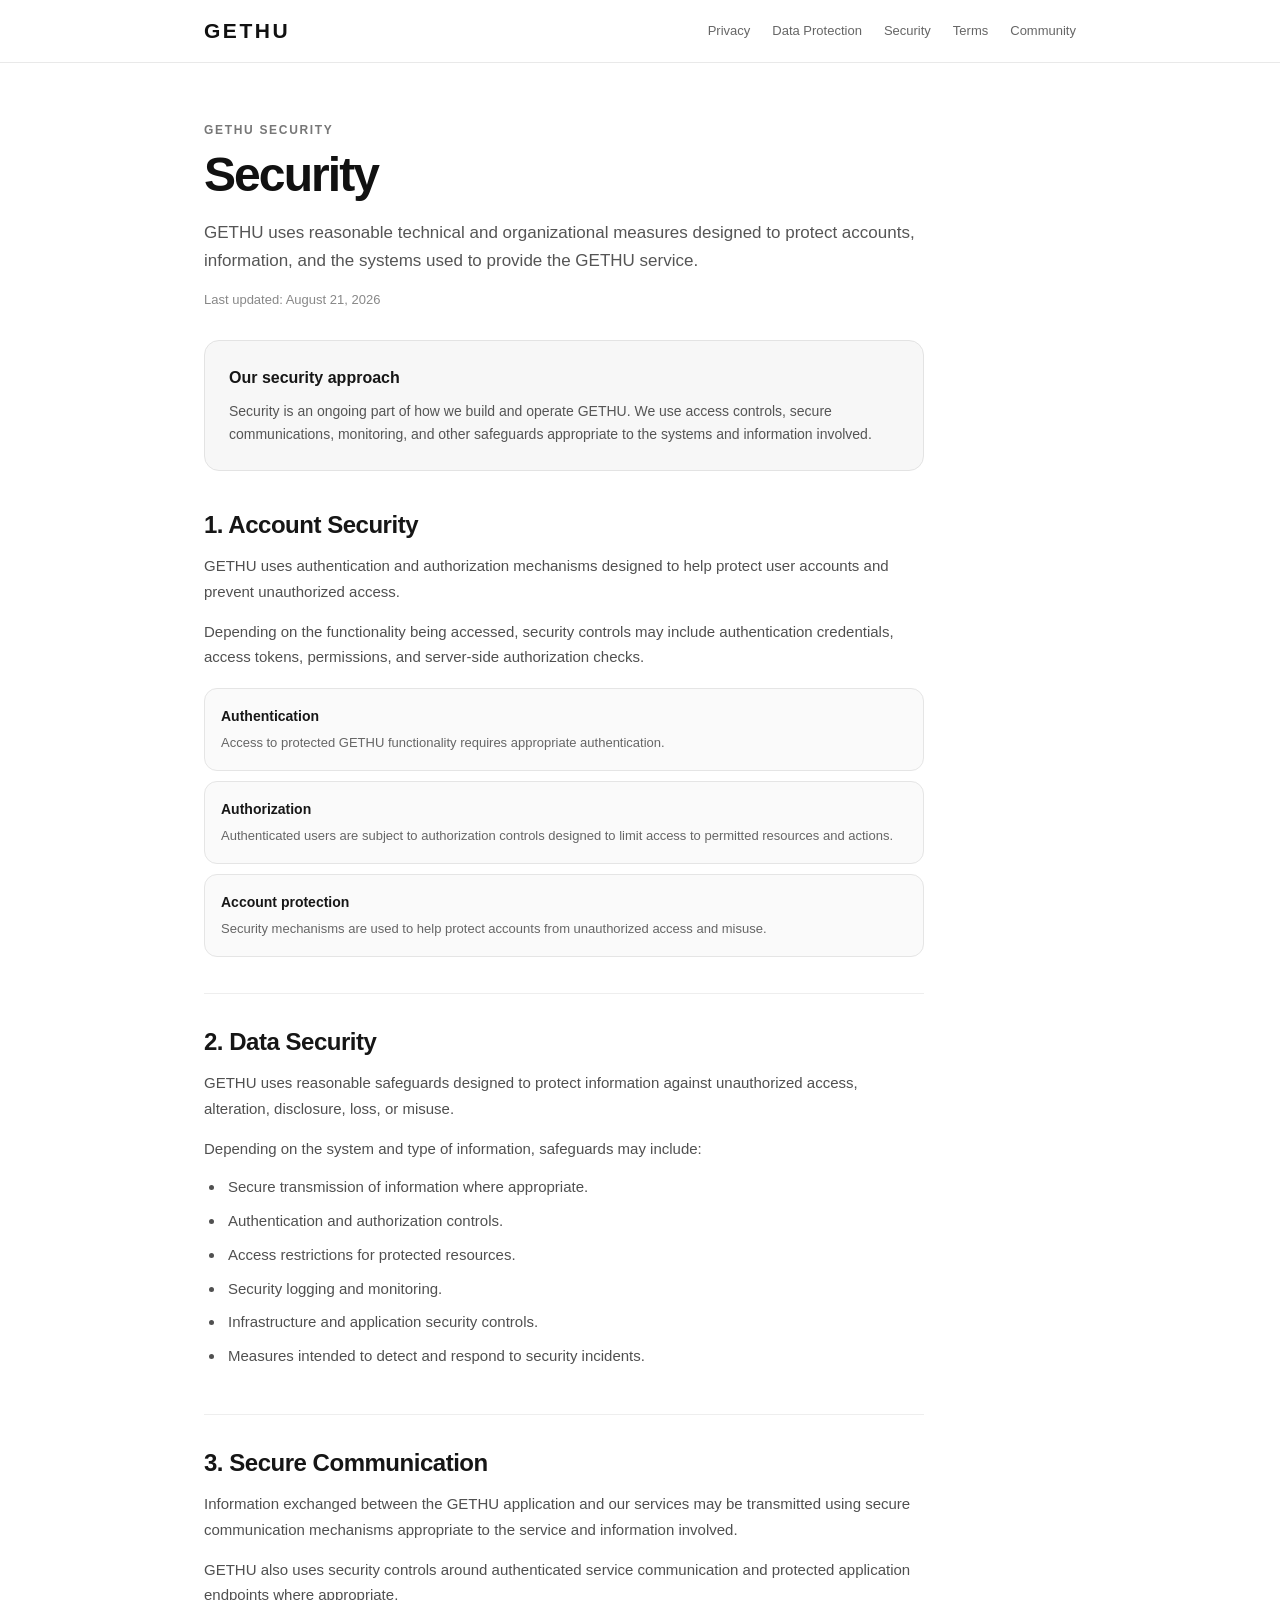
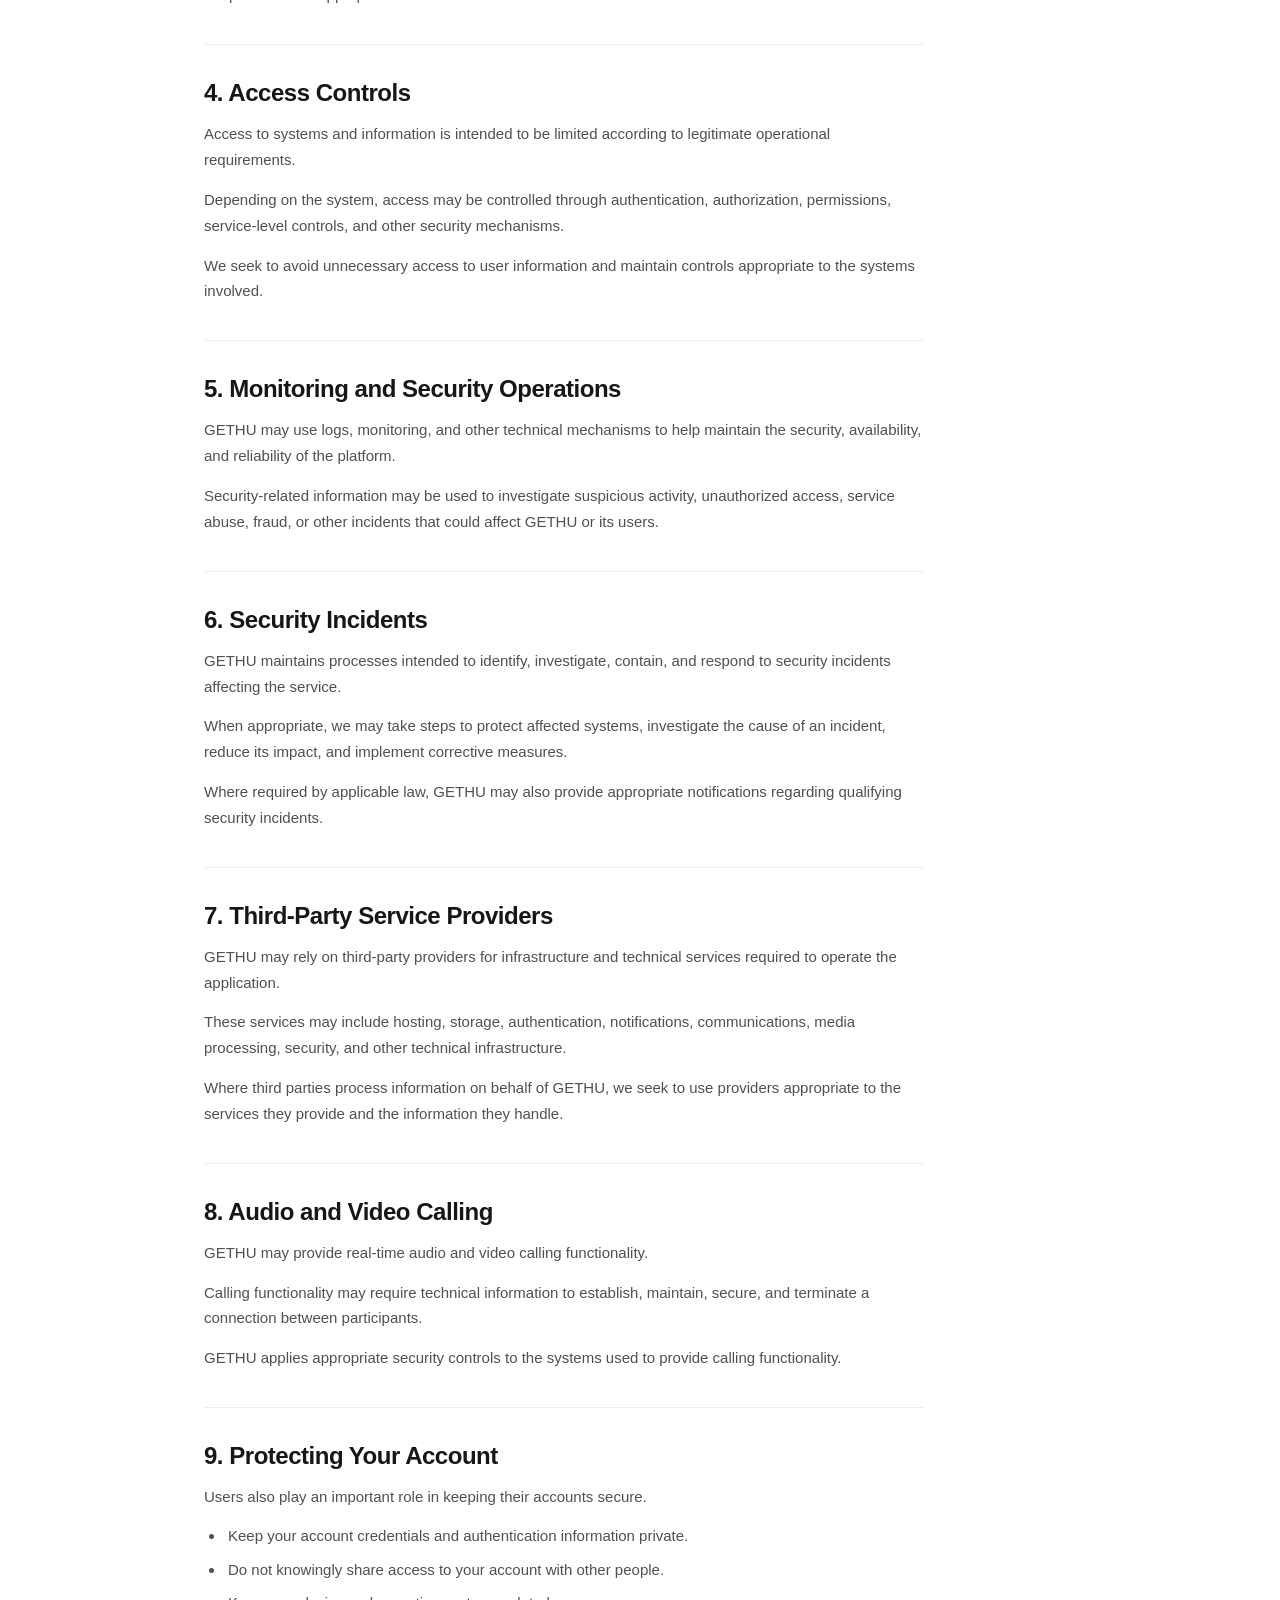
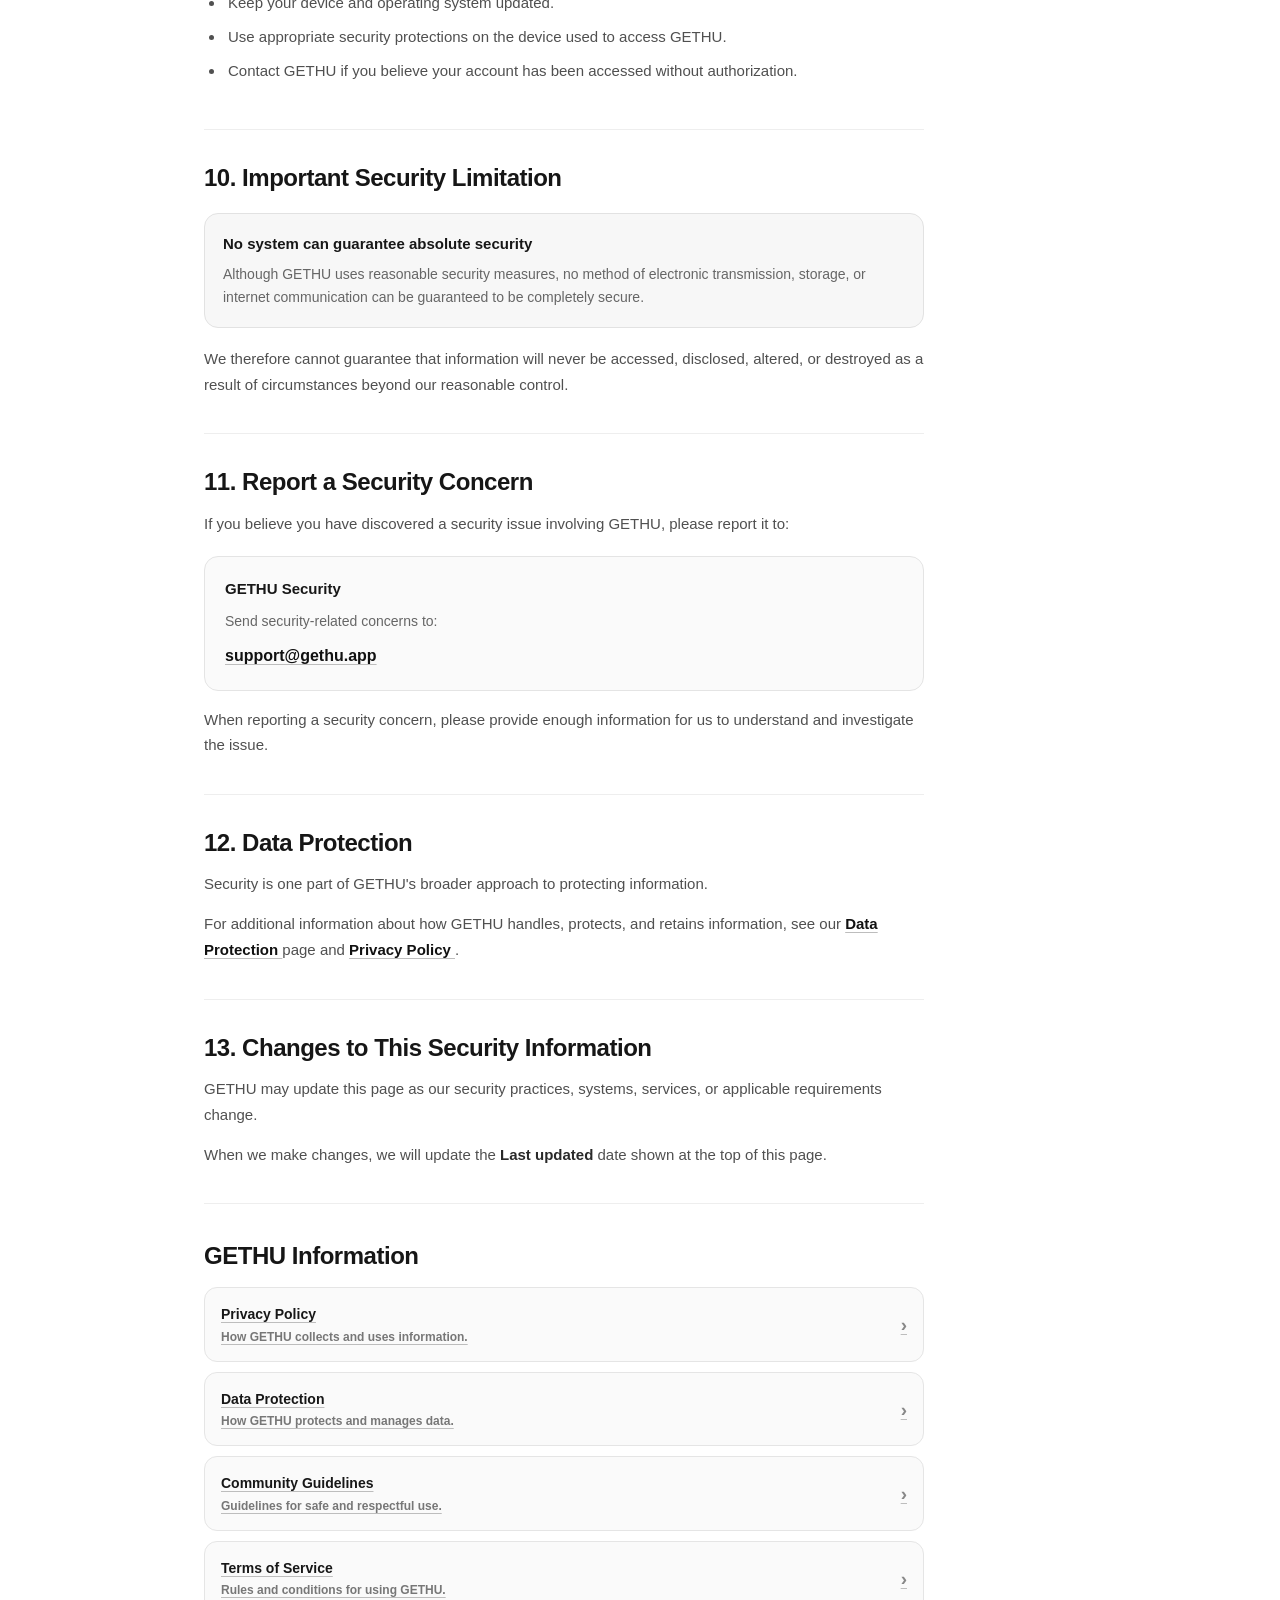
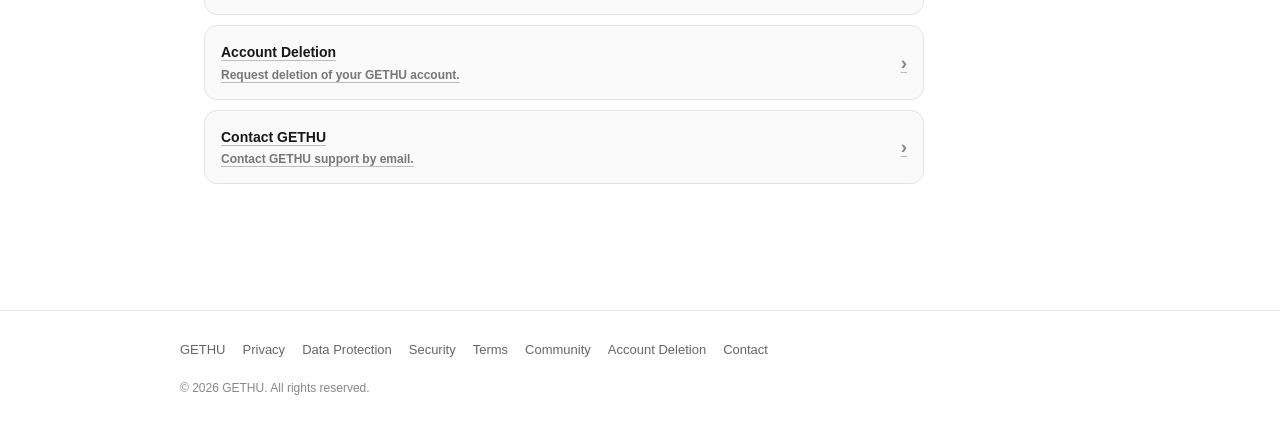
<file: security.html>
<!DOCTYPE html>
<html lang="en">

<head>

    <meta charset="UTF-8">

    <meta
        name="viewport"
        content="width=device-width, initial-scale=1.0, viewport-fit=cover"
    >

    <meta
        name="description"
        content="GETHU Security information explaining how GETHU protects accounts, data, systems, and the GETHU platform."
    >

    <meta
        name="robots"
        content="index, follow"
    >

    <title>Security | GETHU</title>


    <style>

        * {
            box-sizing: border-box;
        }

        html {
            margin: 0;
            padding: 0;

            scroll-behavior: smooth;

            -webkit-text-size-adjust: 100%;
        }

        body {
            margin: 0;
            padding: 0;

            background: #ffffff;
            color: #171717;

            font-family:
                -apple-system,
                BlinkMacSystemFont,
                "Segoe UI",
                Roboto,
                Helvetica,
                Arial,
                sans-serif;

            font-size: 16px;
            line-height: 1.65;

            -webkit-font-smoothing: antialiased;
            text-rendering: optimizeLegibility;
        }

        a {
            color: inherit;
        }


        /* =========================================================
           HEADER
           ========================================================= */

        .site-header {
            position: sticky;
            top: 0;
            z-index: 1000;

            background: rgba(255, 255, 255, 0.95);

            backdrop-filter: blur(16px);
            -webkit-backdrop-filter: blur(16px);

            border-bottom: 1px solid #e9e9e9;
        }

        .header-inner {
            width: 100%;
            max-width: 920px;

            min-height: 62px;

            margin: 0 auto;
            padding: 0 18px;

            display: flex;
            align-items: center;
            justify-content: space-between;
        }

        .brand {
            color: #111111;

            text-decoration: none;

            font-size: 21px;
            font-weight: 800;

            letter-spacing: 0.12em;
        }

        .desktop-nav {
            display: none;
        }

        .menu-button {
            width: 42px;
            height: 42px;

            padding: 9px;

            display: flex;
            flex-direction: column;
            justify-content: center;

            gap: 5px;

            background: #ffffff;

            border: 1px solid #dedede;
            border-radius: 10px;

            cursor: pointer;
        }

        .menu-button span {
            display: block;

            width: 100%;
            height: 2px;

            background: #222222;

            border-radius: 2px;
        }


        /* =========================================================
           MOBILE NAVIGATION
           ========================================================= */

        .mobile-nav {
            display: none;

            background: #ffffff;

            border-top: 1px solid #eeeeee;

            padding: 5px 18px 12px;
        }

        .mobile-nav.open {
            display: block;
        }

        .mobile-nav a {
            display: block;

            padding: 13px 2px;

            color: #444444;

            text-decoration: none;

            font-size: 15px;
            font-weight: 500;

            border-bottom: 1px solid #eeeeee;
        }

        .mobile-nav a:last-child {
            border-bottom: none;
        }


        /* =========================================================
           PAGE
           ========================================================= */

        .page {
            width: 100%;
            max-width: 920px;

            margin: 0 auto;

            padding: 36px 18px 60px;
        }


        /* =========================================================
           HERO
           ========================================================= */

        .hero {
            padding-bottom: 30px;
        }

        .eyebrow {
            margin-bottom: 8px;

            color: #777777;

            font-size: 12px;
            font-weight: 700;

            letter-spacing: 0.14em;
            text-transform: uppercase;
        }

        h1 {
            margin: 0;

            color: #111111;

            font-size: 38px;
            font-weight: 800;

            line-height: 1.08;

            letter-spacing: -0.04em;
        }

        .intro {
            max-width: 720px;

            margin: 18px 0 0;

            color: #555555;

            font-size: 16px;

            line-height: 1.65;
        }

        .updated {
            margin-top: 14px;

            color: #888888;

            font-size: 13px;
        }


        /* =========================================================
           SECURITY SUMMARY
           ========================================================= */

        .security-card {
            max-width: 720px;

            margin: 0 0 38px;

            padding: 21px 20px;

            background: #f7f7f7;

            border: 1px solid #e3e3e3;

            border-radius: 15px;
        }

        .security-card-title {
            margin-bottom: 8px;

            color: #161616;

            font-size: 16px;
            font-weight: 700;
        }

        .security-card p {
            margin: 0;

            color: #555555;

            font-size: 14px;

            line-height: 1.65;
        }


        /* =========================================================
           CONTENT
           ========================================================= */

        .content {
            max-width: 720px;
        }

        section {
            padding: 0 0 36px;

            border-bottom: 1px solid #eeeeee;
        }

        section + section {
            padding-top: 32px;
        }

        h2 {
            margin: 0 0 13px;

            color: #161616;

            font-size: 22px;
            font-weight: 750;

            line-height: 1.3;

            letter-spacing: -0.02em;
        }

        h3 {
            margin: 22px 0 7px;

            color: #292929;

            font-size: 16px;
            font-weight: 700;

            line-height: 1.4;
        }

        p {
            margin: 0 0 14px;

            color: #505050;

            font-size: 15px;

            line-height: 1.72;
        }

        p:last-child {
            margin-bottom: 0;
        }

        ul {
            margin: 12px 0 0;

            padding-left: 21px;
        }

        li {
            margin: 0 0 9px;

            padding-left: 3px;

            color: #505050;

            font-size: 15px;

            line-height: 1.65;
        }

        strong {
            color: #292929;

            font-weight: 650;
        }

        .content a {
            color: #111111;

            font-weight: 600;

            text-decoration: underline;

            text-decoration-color: #bdbdbd;

            text-underline-offset: 3px;
        }


        /* =========================================================
           SECURITY AREAS
           ========================================================= */

        .security-list {
            display: grid;

            gap: 10px;

            margin-top: 18px;
        }

        .security-item {
            padding: 16px;

            background: #fafafa;

            border: 1px solid #e5e5e5;

            border-radius: 13px;
        }

        .security-item-title {
            margin-bottom: 5px;

            color: #171717;

            font-size: 14px;
            font-weight: 700;
        }

        .security-item p {
            margin: 0;

            color: #666666;

            font-size: 13px;

            line-height: 1.6;
        }


        /* =========================================================
           SECURITY NOTICE
           ========================================================= */

        .notice {
            margin-top: 20px;

            padding: 18px;

            background: #f7f7f7;

            border: 1px solid #e2e2e2;

            border-radius: 14px;
        }

        .notice-title {
            margin-bottom: 6px;

            color: #171717;

            font-size: 15px;
            font-weight: 700;
        }

        .notice p {
            margin: 0;

            color: #666666;

            font-size: 14px;

            line-height: 1.65;
        }


        /* =========================================================
           CONTACT SECURITY
           ========================================================= */

        .security-contact {
            margin-top: 20px;

            padding: 20px;

            background: #fafafa;

            border: 1px solid #e4e4e4;

            border-radius: 14px;
        }

        .security-contact-title {
            margin-bottom: 7px;

            color: #171717;

            font-size: 15px;
            font-weight: 700;
        }

        .security-contact p {
            margin-bottom: 10px;

            color: #666666;

            font-size: 14px;
        }

        .security-email {
            display: inline-block;

            color: #111111;

            font-size: 16px;
            font-weight: 700;

            overflow-wrap: anywhere;

            text-decoration: underline;

            text-decoration-color: #bdbdbd;

            text-underline-offset: 3px;
        }


        /* =========================================================
           RELATED LINKS
           ========================================================= */

        .related {
            padding-top: 36px;

            border-bottom: none;
        }

        .related h2 {
            margin-bottom: 16px;
        }

        .related-list {
            display: grid;

            gap: 10px;
        }

        .related-link {
            display: flex;

            align-items: center;

            justify-content: space-between;

            gap: 15px;

            padding: 15px 16px;

            background: #fafafa;

            border: 1px solid #e5e5e5;

            border-radius: 13px;

            text-decoration: none;
        }

        .related-link:hover {
            background: #f5f5f5;

            border-color: #d7d7d7;
        }

        .related-link-text {
            min-width: 0;
        }

        .related-link-title {
            display: block;

            color: #171717;

            font-size: 14px;
            font-weight: 700;
        }

        .related-link-description {
            display: block;

            margin-top: 2px;

            color: #777777;

            font-size: 12px;

            line-height: 1.45;
        }

        .arrow {
            flex-shrink: 0;

            color: #888888;

            font-size: 19px;
        }


        /* =========================================================
           FOOTER
           ========================================================= */

        .footer {
            border-top: 1px solid #e8e8e8;

            padding: 28px 18px 38px;

            color: #888888;

            font-size: 12px;
        }

        .footer-inner {
            width: 100%;
            max-width: 920px;

            margin: 0 auto;
        }

        .footer-links {
            display: flex;

            flex-wrap: wrap;

            gap: 9px 17px;

            margin-bottom: 18px;
        }

        .footer-links a {
            color: #666666;

            font-size: 13px;

            text-decoration: none;
        }

        .footer-links a:hover {
            color: #111111;
        }


        /* =========================================================
           TABLET / DESKTOP
           ========================================================= */

        @media (min-width: 700px) {

            .header-inner {
                padding: 0 24px;
            }

            .desktop-nav {
                display: flex;

                align-items: center;

                gap: 22px;
            }

            .desktop-nav a {
                color: #666666;

                font-size: 13px;

                text-decoration: none;
            }

            .desktop-nav a:hover {
                color: #111111;
            }

            .menu-button,
            .mobile-nav {
                display: none !important;
            }

            .page {
                padding: 58px 24px 90px;
            }

            h1 {
                font-size: 48px;
            }

            .intro {
                font-size: 17px;
            }

            .security-card {
                padding: 24px;
            }

            h2 {
                font-size: 24px;
            }

            .footer {
                padding-left: 24px;
                padding-right: 24px;
            }

        }


        /* =========================================================
           REDUCED MOTION
           ========================================================= */

        @media (prefers-reduced-motion: reduce) {

            html {
                scroll-behavior: auto;
            }

        }

    </style>

</head>


<body>


<!-- =============================================================
     HEADER
     ============================================================= -->

<header class="site-header">

    <div class="header-inner">

        <a
            class="brand"
            href="https://play.gethu.app/gethu"
            aria-label="GETHU"
        >
            GETHU
        </a>


        <nav
            class="desktop-nav"
            aria-label="Main navigation"
        >

            <a href="https://play.gethu.app/privacy">
                Privacy
            </a>

            <a href="https://play.gethu.app/data">
                Data Protection
            </a>

            <a href="https://play.gethu.app/security">
                Security
            </a>

            <a href="https://play.gethu.app/terms">
                Terms
            </a>

            <a href="https://play.gethu.app/community">
                Community
            </a>

        </nav>


        <button
            class="menu-button"
            type="button"
            aria-label="Open navigation"
            aria-expanded="false"
            aria-controls="mobile-nav"
        >

            <span></span>
            <span></span>
            <span></span>

        </button>

    </div>


    <nav
        id="mobile-nav"
        class="mobile-nav"
        aria-label="Mobile navigation"
    >

        <a href="https://play.gethu.app/privacy">
            Privacy Policy
        </a>

        <a href="https://play.gethu.app/data">
            Data Protection
        </a>

        <a href="https://play.gethu.app/security">
            Security
        </a>

        <a href="https://play.gethu.app/terms">
            Terms of Service
        </a>

        <a href="https://play.gethu.app/community">
            Community Guidelines
        </a>

        <a href="https://play.gethu.app/delete">
            Account Deletion
        </a>

        <a href="https://play.gethu.app/contact">
            Contact
        </a>

        <a href="https://play.gethu.app/gethu">
            About GETHU
        </a>

    </nav>

</header>



<!-- =============================================================
     MAIN
     ============================================================= -->

<main class="page">


    <!-- =========================================================
         HERO
         ========================================================= -->

    <header class="hero">

        <div class="eyebrow">
            GETHU SECURITY
        </div>

        <h1>
            Security
        </h1>

        <p class="intro">
            GETHU uses reasonable technical and organizational
            measures designed to protect accounts, information,
            and the systems used to provide the GETHU service.
        </p>

        <div class="updated">
            Last updated: August 21, 2026
        </div>

    </header>



    <!-- =========================================================
         SUMMARY
         ========================================================= -->

    <div class="security-card">

        <div class="security-card-title">
            Our security approach
        </div>

        <p>
            Security is an ongoing part of how we build and
            operate GETHU. We use access controls, secure
            communications, monitoring, and other safeguards
            appropriate to the systems and information involved.
        </p>

    </div>



    <div class="content">


        <!-- =====================================================
             1. ACCOUNT SECURITY
             ===================================================== -->

        <section>

            <h2>
                1. Account Security
            </h2>

            <p>
                GETHU uses authentication and authorization
                mechanisms designed to help protect user accounts
                and prevent unauthorized access.
            </p>

            <p>
                Depending on the functionality being accessed,
                security controls may include authentication
                credentials, access tokens, permissions, and
                server-side authorization checks.
            </p>

            <div class="security-list">


                <div class="security-item">

                    <div class="security-item-title">
                        Authentication
                    </div>

                    <p>
                        Access to protected GETHU functionality
                        requires appropriate authentication.
                    </p>

                </div>


                <div class="security-item">

                    <div class="security-item-title">
                        Authorization
                    </div>

                    <p>
                        Authenticated users are subject to
                        authorization controls designed to limit
                        access to permitted resources and actions.
                    </p>

                </div>


                <div class="security-item">

                    <div class="security-item-title">
                        Account protection
                    </div>

                    <p>
                        Security mechanisms are used to help
                        protect accounts from unauthorized access
                        and misuse.
                    </p>

                </div>


            </div>

        </section>



        <!-- =====================================================
             2. DATA SECURITY
             ===================================================== -->

        <section>

            <h2>
                2. Data Security
            </h2>

            <p>
                GETHU uses reasonable safeguards designed to
                protect information against unauthorized access,
                alteration, disclosure, loss, or misuse.
            </p>

            <p>
                Depending on the system and type of information,
                safeguards may include:
            </p>

            <ul>

                <li>
                    Secure transmission of information where
                    appropriate.
                </li>

                <li>
                    Authentication and authorization controls.
                </li>

                <li>
                    Access restrictions for protected resources.
                </li>

                <li>
                    Security logging and monitoring.
                </li>

                <li>
                    Infrastructure and application security
                    controls.
                </li>

                <li>
                    Measures intended to detect and respond to
                    security incidents.
                </li>

            </ul>

        </section>



        <!-- =====================================================
             3. SECURE COMMUNICATION
             ===================================================== -->

        <section>

            <h2>
                3. Secure Communication
            </h2>

            <p>
                Information exchanged between the GETHU
                application and our services may be transmitted
                using secure communication mechanisms appropriate
                to the service and information involved.
            </p>

            <p>
                GETHU also uses security controls around
                authenticated service communication and protected
                application endpoints where appropriate.
            </p>

        </section>



        <!-- =====================================================
             4. ACCESS CONTROL
             ===================================================== -->

        <section>

            <h2>
                4. Access Controls
            </h2>

            <p>
                Access to systems and information is intended to
                be limited according to legitimate operational
                requirements.
            </p>

            <p>
                Depending on the system, access may be controlled
                through authentication, authorization, permissions,
                service-level controls, and other security
                mechanisms.
            </p>

            <p>
                We seek to avoid unnecessary access to user
                information and maintain controls appropriate to
                the systems involved.
            </p>

        </section>



        <!-- =====================================================
             5. MONITORING
             ===================================================== -->

        <section>

            <h2>
                5. Monitoring and Security Operations
            </h2>

            <p>
                GETHU may use logs, monitoring, and other technical
                mechanisms to help maintain the security,
                availability, and reliability of the platform.
            </p>

            <p>
                Security-related information may be used to
                investigate suspicious activity, unauthorized
                access, service abuse, fraud, or other incidents
                that could affect GETHU or its users.
            </p>

        </section>



        <!-- =====================================================
             6. SECURITY INCIDENTS
             ===================================================== -->

        <section>

            <h2>
                6. Security Incidents
            </h2>

            <p>
                GETHU maintains processes intended to identify,
                investigate, contain, and respond to security
                incidents affecting the service.
            </p>

            <p>
                When appropriate, we may take steps to protect
                affected systems, investigate the cause of an
                incident, reduce its impact, and implement
                corrective measures.
            </p>

            <p>
                Where required by applicable law, GETHU may also
                provide appropriate notifications regarding
                qualifying security incidents.
            </p>

        </section>



        <!-- =====================================================
             7. THIRD PARTY PROVIDERS
             ===================================================== -->

        <section>

            <h2>
                7. Third-Party Service Providers
            </h2>

            <p>
                GETHU may rely on third-party providers for
                infrastructure and technical services required to
                operate the application.
            </p>

            <p>
                These services may include hosting, storage,
                authentication, notifications, communications,
                media processing, security, and other technical
                infrastructure.
            </p>

            <p>
                Where third parties process information on behalf
                of GETHU, we seek to use providers appropriate to
                the services they provide and the information they
                handle.
            </p>

        </section>



        <!-- =====================================================
             8. CALL SECURITY
             ===================================================== -->

        <section>

            <h2>
                8. Audio and Video Calling
            </h2>

            <p>
                GETHU may provide real-time audio and video calling
                functionality.
            </p>

            <p>
                Calling functionality may require technical
                information to establish, maintain, secure, and
                terminate a connection between participants.
            </p>

            <p>
                GETHU applies appropriate security controls to the
                systems used to provide calling functionality.
            </p>

        </section>



        <!-- =====================================================
             9. USER RESPONSIBILITY
             ===================================================== -->

        <section>

            <h2>
                9. Protecting Your Account
            </h2>

            <p>
                Users also play an important role in keeping their
                accounts secure.
            </p>

            <ul>

                <li>
                    Keep your account credentials and authentication
                    information private.
                </li>

                <li>
                    Do not knowingly share access to your account
                    with other people.
                </li>

                <li>
                    Keep your device and operating system updated.
                </li>

                <li>
                    Use appropriate security protections on the
                    device used to access GETHU.
                </li>

                <li>
                    Contact GETHU if you believe your account has
                    been accessed without authorization.
                </li>

            </ul>

        </section>



        <!-- =====================================================
             10. SECURITY LIMITATIONS
             ===================================================== -->

        <section>

            <h2>
                10. Important Security Limitation
            </h2>

            <div class="notice">

                <div class="notice-title">
                    No system can guarantee absolute security
                </div>

                <p>
                    Although GETHU uses reasonable security
                    measures, no method of electronic transmission,
                    storage, or internet communication can be
                    guaranteed to be completely secure.
                </p>

            </div>

            <p style="margin-top: 18px;">
                We therefore cannot guarantee that information
                will never be accessed, disclosed, altered, or
                destroyed as a result of circumstances beyond our
                reasonable control.
            </p>

        </section>



        <!-- =====================================================
             11. SECURITY REPORTING
             ===================================================== -->

        <section>

            <h2>
                11. Report a Security Concern
            </h2>

            <p>
                If you believe you have discovered a security
                issue involving GETHU, please report it to:
            </p>


            <div class="security-contact">

                <div class="security-contact-title">
                    GETHU Security
                </div>

                <p>
                    Send security-related concerns to:
                </p>

                <a
                    class="security-email"
                    href="mailto:support@gethu.app?subject=GETHU%20Security%20Concern"
                >
                    support@gethu.app
                </a>

            </div>

            <p style="margin-top: 16px;">
                When reporting a security concern, please provide
                enough information for us to understand and
                investigate the issue.
            </p>

        </section>



        <!-- =====================================================
             12. DATA PROTECTION
             ===================================================== -->

        <section>

            <h2>
                12. Data Protection
            </h2>

            <p>
                Security is one part of GETHU's broader approach
                to protecting information.
            </p>

            <p>
                For additional information about how GETHU
                handles, protects, and retains information, see our
                <a href="https://play.gethu.app/data">
                    Data Protection
                </a>
                page and
                <a href="https://play.gethu.app/privacy">
                    Privacy Policy
                </a>.
            </p>

        </section>



        <!-- =====================================================
             13. CHANGES
             ===================================================== -->

        <section>

            <h2>
                13. Changes to This Security Information
            </h2>

            <p>
                GETHU may update this page as our security
                practices, systems, services, or applicable
                requirements change.
            </p>

            <p>
                When we make changes, we will update the
                <strong>Last updated</strong> date shown at the
                top of this page.
            </p>

        </section>



        <!-- =====================================================
             RELATED LINKS
             ===================================================== -->

        <section class="related">

            <h2>
                GETHU Information
            </h2>


            <div class="related-list">


                <a
                    class="related-link"
                    href="https://play.gethu.app/privacy"
                >

                    <span class="related-link-text">

                        <span class="related-link-title">
                            Privacy Policy
                        </span>

                        <span class="related-link-description">
                            How GETHU collects and uses information.
                        </span>

                    </span>

                    <span class="arrow">
                        ›
                    </span>

                </a>


                <a
                    class="related-link"
                    href="https://play.gethu.app/data"
                >

                    <span class="related-link-text">

                        <span class="related-link-title">
                            Data Protection
                        </span>

                        <span class="related-link-description">
                            How GETHU protects and manages data.
                        </span>

                    </span>

                    <span class="arrow">
                        ›
                    </span>

                </a>


                <a
                    class="related-link"
                    href="https://play.gethu.app/community"
                >

                    <span class="related-link-text">

                        <span class="related-link-title">
                            Community Guidelines
                        </span>

                        <span class="related-link-description">
                            Guidelines for safe and respectful use.
                        </span>

                    </span>

                    <span class="arrow">
                        ›
                    </span>

                </a>


                <a
                    class="related-link"
                    href="https://play.gethu.app/terms"
                >

                    <span class="related-link-text">

                        <span class="related-link-title">
                            Terms of Service
                        </span>

                        <span class="related-link-description">
                            Rules and conditions for using GETHU.
                        </span>

                    </span>

                    <span class="arrow">
                        ›
                    </span>

                </a>


                <a
                    class="related-link"
                    href="https://play.gethu.app/delete"
                >

                    <span class="related-link-text">

                        <span class="related-link-title">
                            Account Deletion
                        </span>

                        <span class="related-link-description">
                            Request deletion of your GETHU account.
                        </span>

                    </span>

                    <span class="arrow">
                        ›
                    </span>

                </a>


                <a
                    class="related-link"
                    href="https://play.gethu.app/contact"
                >

                    <span class="related-link-text">

                        <span class="related-link-title">
                            Contact GETHU
                        </span>

                        <span class="related-link-description">
                            Contact GETHU support by email.
                        </span>

                    </span>

                    <span class="arrow">
                        ›
                    </span>

                </a>


            </div>

        </section>


    </div>

</main>



<!-- =============================================================
     FOOTER
     ============================================================= -->

<footer class="footer">

    <div class="footer-inner">

        <div class="footer-links">

            <a href="https://play.gethu.app/index">
                GETHU
            </a>

            <a href="https://play.gethu.app/privacy">
                Privacy
            </a>

            <a href="https://play.gethu.app/data">
                Data Protection
            </a>

            <a href="https://play.gethu.app/security">
                Security
            </a>

            <a href="https://play.gethu.app/terms">
                Terms
            </a>

            <a href="https://play.gethu.app/community">
                Community
            </a>

            <a href="https://play.gethu.app/delete">
                Account Deletion
            </a>

            <a href="https://play.gethu.app/contact">
                Contact
            </a>

        </div>

        <div>
            © 2026 GETHU. All rights reserved.
        </div>

    </div>

</footer>



<!-- =============================================================
     MOBILE MENU
     ============================================================= -->

<script>

    (function () {

        const button =
            document.querySelector(".menu-button");

        const menu =
            document.querySelector("#mobile-nav");


        if (!button || !menu) {
            return;
        }


        button.addEventListener(
            "click",
            function () {

                const open =
                    menu.classList.toggle("open");


                button.setAttribute(
                    "aria-expanded",
                    open ? "true" : "false"
                );


                button.setAttribute(
                    "aria-label",
                    open
                        ? "Close navigation"
                        : "Open navigation"
                );

            }
        );


        menu.querySelectorAll("a").forEach(
            function (link) {

                link.addEventListener(
                    "click",
                    function () {

                        menu.classList.remove("open");

                        button.setAttribute(
                            "aria-expanded",
                            "false"
                        );

                        button.setAttribute(
                            "aria-label",
                            "Open navigation"
                        );

                    }
                );

            }
        );

    })();

</script>


</body>

</html>
</file>
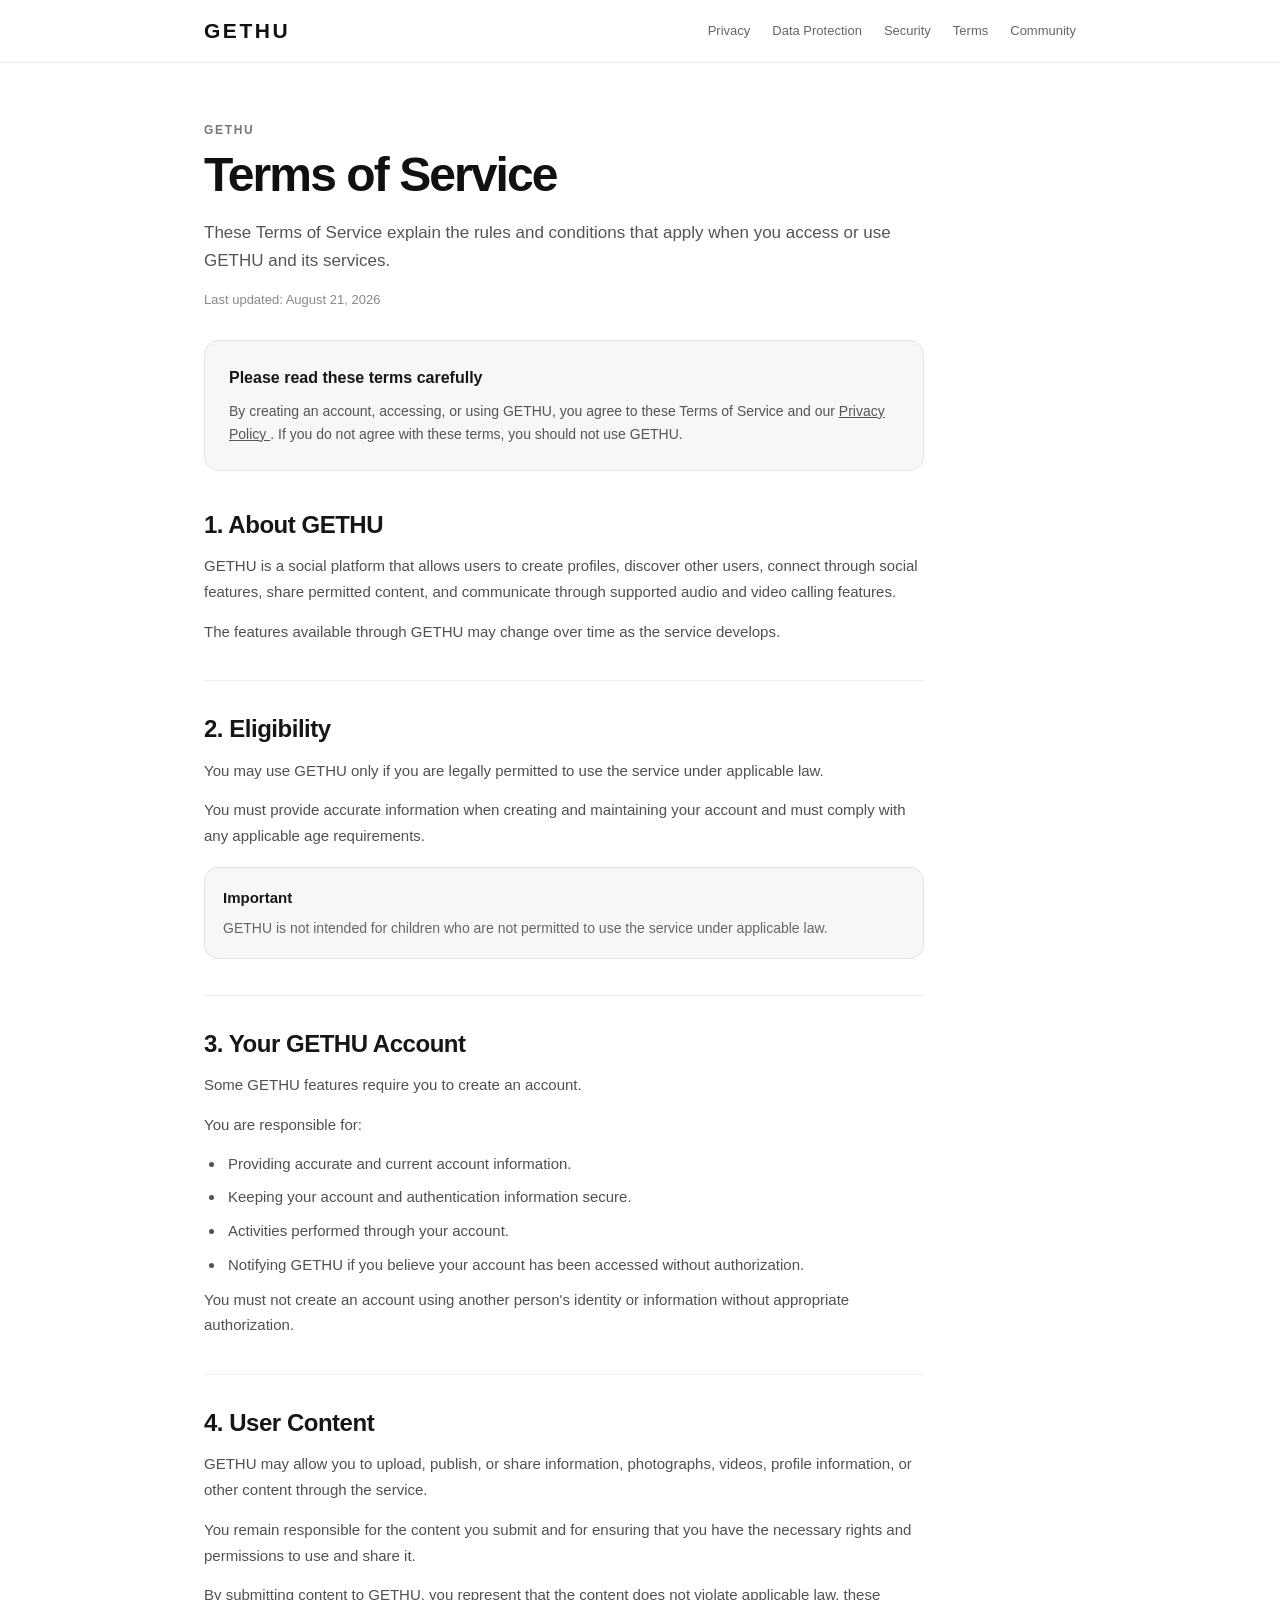
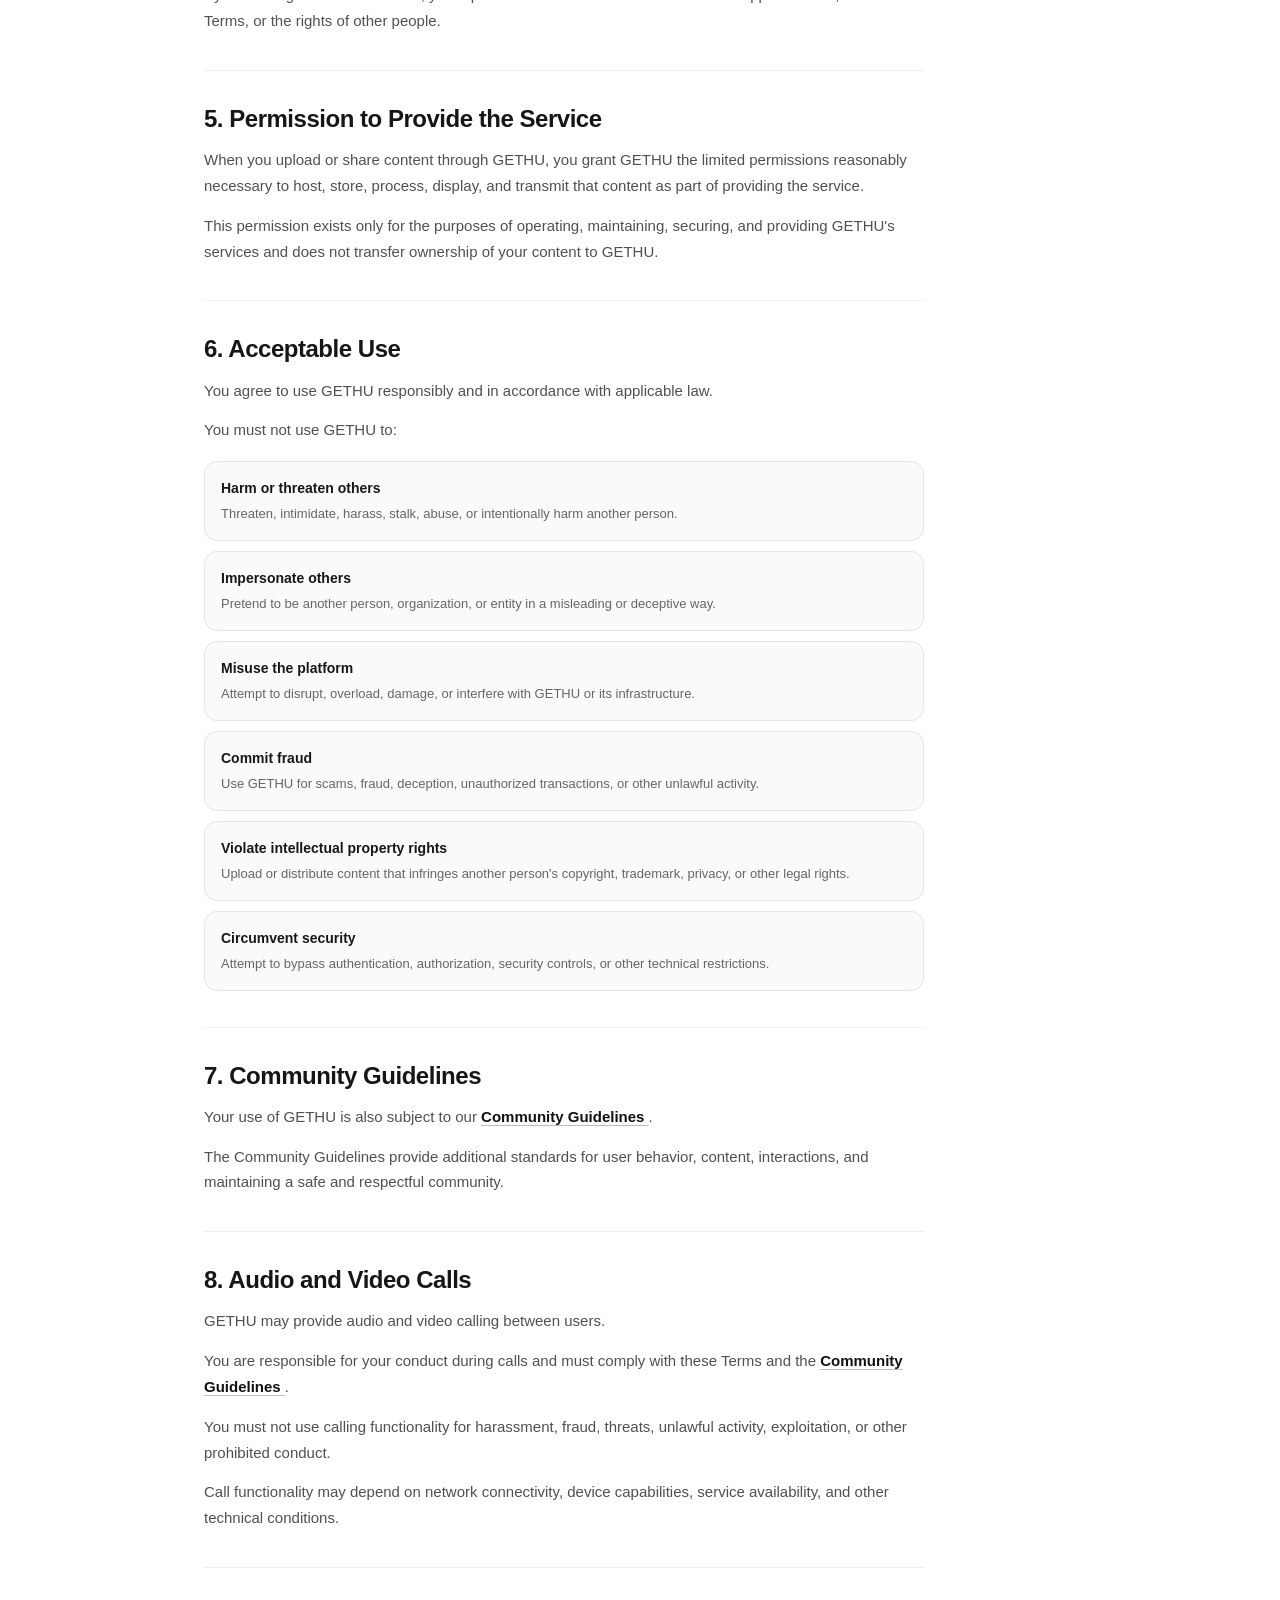
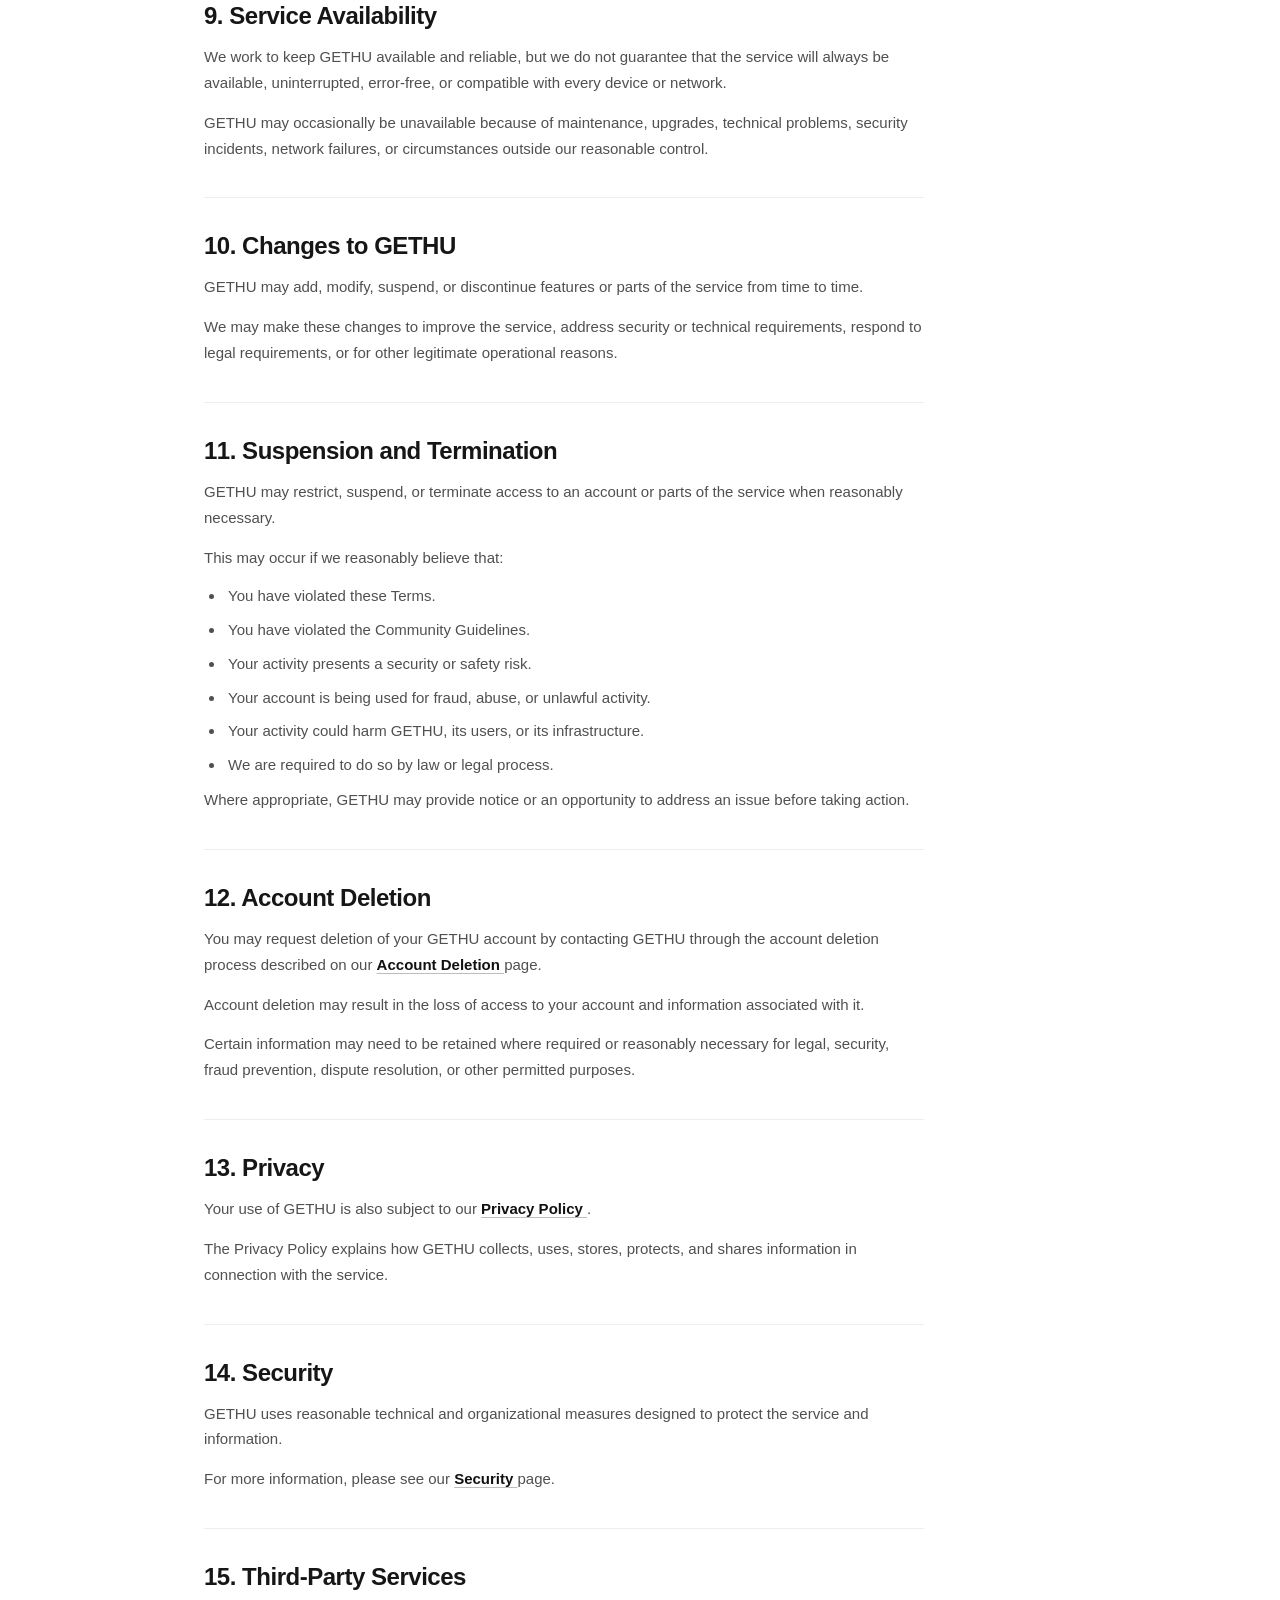
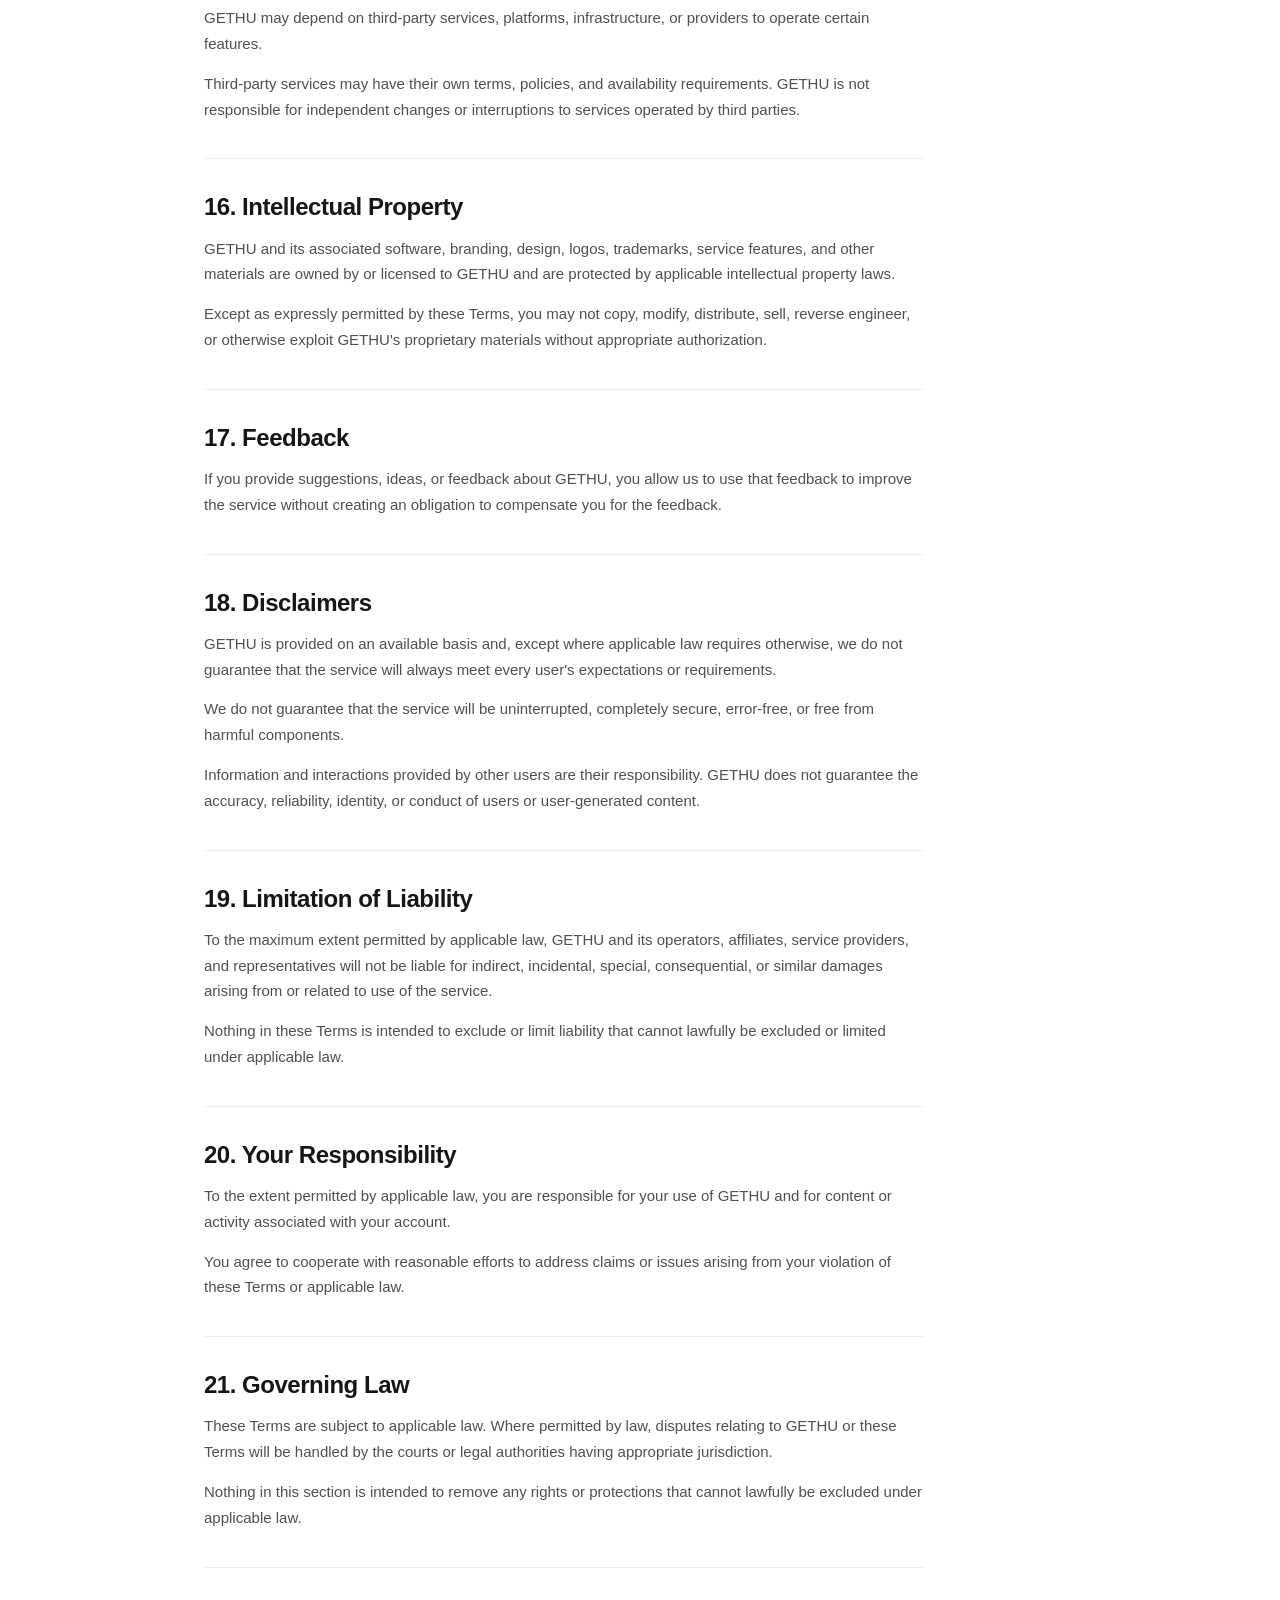
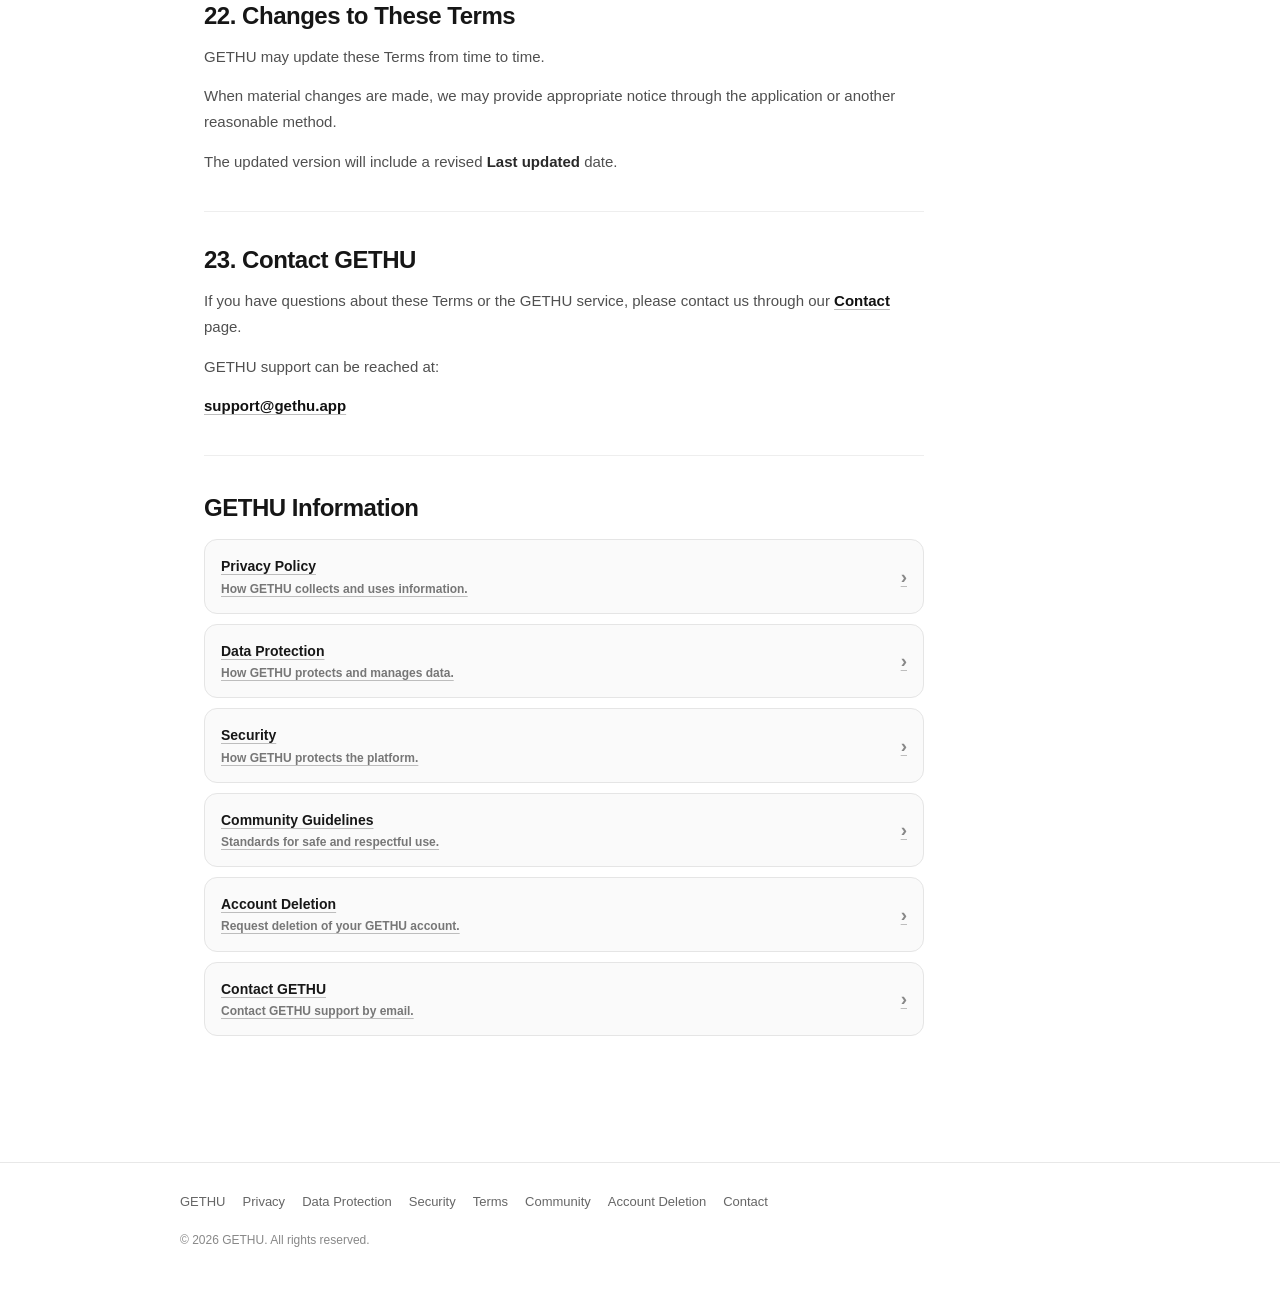
<file: terms.html>
<!DOCTYPE html>
<html lang="en">

<head>

    <meta charset="UTF-8">

    <meta
        name="viewport"
        content="width=device-width, initial-scale=1.0, viewport-fit=cover"
    >

    <meta
        name="description"
        content="GETHU Terms of Service governing the use of the GETHU mobile application and services."
    >

    <meta
        name="robots"
        content="index, follow"
    >

    <title>Terms of Service | GETHU</title>


    <style>

        * {
            box-sizing: border-box;
        }

        html {
            margin: 0;
            padding: 0;

            scroll-behavior: smooth;

            -webkit-text-size-adjust: 100%;
        }

        body {
            margin: 0;
            padding: 0;

            background: #ffffff;
            color: #171717;

            font-family:
                -apple-system,
                BlinkMacSystemFont,
                "Segoe UI",
                Roboto,
                Helvetica,
                Arial,
                sans-serif;

            font-size: 16px;
            line-height: 1.65;

            -webkit-font-smoothing: antialiased;
            text-rendering: optimizeLegibility;
        }

        a {
            color: inherit;
        }


        /* =========================================================
           HEADER
           ========================================================= */

        .site-header {
            position: sticky;
            top: 0;
            z-index: 1000;

            background: rgba(255, 255, 255, 0.95);

            backdrop-filter: blur(16px);
            -webkit-backdrop-filter: blur(16px);

            border-bottom: 1px solid #e9e9e9;
        }

        .header-inner {
            width: 100%;
            max-width: 920px;

            min-height: 62px;

            margin: 0 auto;
            padding: 0 18px;

            display: flex;
            align-items: center;
            justify-content: space-between;
        }

        .brand {
            color: #111111;

            text-decoration: none;

            font-size: 21px;
            font-weight: 800;

            letter-spacing: 0.12em;
        }

        .desktop-nav {
            display: none;
        }

        .menu-button {
            width: 42px;
            height: 42px;

            padding: 9px;

            display: flex;
            flex-direction: column;
            justify-content: center;

            gap: 5px;

            background: #ffffff;

            border: 1px solid #dedede;
            border-radius: 10px;

            cursor: pointer;
        }

        .menu-button span {
            display: block;

            width: 100%;
            height: 2px;

            background: #222222;

            border-radius: 2px;
        }


        /* =========================================================
           MOBILE NAVIGATION
           ========================================================= */

        .mobile-nav {
            display: none;

            background: #ffffff;

            border-top: 1px solid #eeeeee;

            padding: 5px 18px 12px;
        }

        .mobile-nav.open {
            display: block;
        }

        .mobile-nav a {
            display: block;

            padding: 13px 2px;

            color: #444444;

            text-decoration: none;

            font-size: 15px;
            font-weight: 500;

            border-bottom: 1px solid #eeeeee;
        }

        .mobile-nav a:last-child {
            border-bottom: none;
        }


        /* =========================================================
           PAGE
           ========================================================= */

        .page {
            width: 100%;
            max-width: 920px;

            margin: 0 auto;

            padding: 36px 18px 60px;
        }


        /* =========================================================
           HERO
           ========================================================= */

        .hero {
            padding-bottom: 30px;
        }

        .eyebrow {
            margin-bottom: 8px;

            color: #777777;

            font-size: 12px;
            font-weight: 700;

            letter-spacing: 0.14em;
            text-transform: uppercase;
        }

        h1 {
            margin: 0;

            color: #111111;

            font-size: 38px;
            font-weight: 800;

            line-height: 1.08;

            letter-spacing: -0.04em;
        }

        .intro {
            max-width: 720px;

            margin: 18px 0 0;

            color: #555555;

            font-size: 16px;

            line-height: 1.65;
        }

        .updated {
            margin-top: 14px;

            color: #888888;

            font-size: 13px;
        }


        /* =========================================================
           TERMS SUMMARY
           ========================================================= */

        .terms-card {
            max-width: 720px;

            margin: 0 0 38px;

            padding: 21px 20px;

            background: #f7f7f7;

            border: 1px solid #e3e3e3;

            border-radius: 15px;
        }

        .terms-card-title {
            margin-bottom: 8px;

            color: #161616;

            font-size: 16px;
            font-weight: 700;
        }

        .terms-card p {
            margin: 0;

            color: #555555;

            font-size: 14px;

            line-height: 1.65;
        }


        /* =========================================================
           CONTENT
           ========================================================= */

        .content {
            max-width: 720px;
        }

        section {
            padding: 0 0 36px;

            border-bottom: 1px solid #eeeeee;
        }

        section + section {
            padding-top: 32px;
        }

        h2 {
            margin: 0 0 13px;

            color: #161616;

            font-size: 22px;
            font-weight: 750;

            line-height: 1.3;

            letter-spacing: -0.02em;
        }

        h3 {
            margin: 22px 0 7px;

            color: #292929;

            font-size: 16px;
            font-weight: 700;

            line-height: 1.4;
        }

        p {
            margin: 0 0 14px;

            color: #505050;

            font-size: 15px;

            line-height: 1.72;
        }

        p:last-child {
            margin-bottom: 0;
        }

        ul,
        ol {
            margin: 12px 0 0;

            padding-left: 21px;
        }

        li {
            margin: 0 0 9px;

            padding-left: 3px;

            color: #505050;

            font-size: 15px;

            line-height: 1.65;
        }

        strong {
            color: #292929;

            font-weight: 650;
        }

        .content a {
            color: #111111;

            font-weight: 600;

            text-decoration: underline;

            text-decoration-color: #bdbdbd;

            text-underline-offset: 3px;
        }


        /* =========================================================
           NOTICE
           ========================================================= */

        .notice {
            margin-top: 18px;

            padding: 18px;

            background: #f7f7f7;

            border: 1px solid #e2e2e2;

            border-radius: 14px;
        }

        .notice-title {
            margin-bottom: 6px;

            color: #171717;

            font-size: 15px;
            font-weight: 700;
        }

        .notice p {
            margin: 0;

            color: #666666;

            font-size: 14px;

            line-height: 1.65;
        }


        /* =========================================================
           PROHIBITED LIST
           ========================================================= */

        .rule-list {
            display: grid;

            gap: 10px;

            margin-top: 18px;
        }

        .rule {
            padding: 15px 16px;

            background: #fafafa;

            border: 1px solid #e5e5e5;

            border-radius: 13px;
        }

        .rule-title {
            margin-bottom: 4px;

            color: #171717;

            font-size: 14px;
            font-weight: 700;
        }

        .rule p {
            margin: 0;

            color: #666666;

            font-size: 13px;

            line-height: 1.6;
        }


        /* =========================================================
           RELATED LINKS
           ========================================================= */

        .related {
            padding-top: 36px;

            border-bottom: none;
        }

        .related h2 {
            margin-bottom: 16px;
        }

        .related-list {
            display: grid;

            gap: 10px;
        }

        .related-link {
            display: flex;

            align-items: center;

            justify-content: space-between;

            gap: 15px;

            padding: 15px 16px;

            background: #fafafa;

            border: 1px solid #e5e5e5;

            border-radius: 13px;

            text-decoration: none;
        }

        .related-link:hover {
            background: #f5f5f5;

            border-color: #d7d7d7;
        }

        .related-link-text {
            min-width: 0;
        }

        .related-link-title {
            display: block;

            color: #171717;

            font-size: 14px;
            font-weight: 700;
        }

        .related-link-description {
            display: block;

            margin-top: 2px;

            color: #777777;

            font-size: 12px;

            line-height: 1.45;
        }

        .arrow {
            flex-shrink: 0;

            color: #888888;

            font-size: 19px;
        }


        /* =========================================================
           FOOTER
           ========================================================= */

        .footer {
            border-top: 1px solid #e8e8e8;

            padding: 28px 18px 38px;

            color: #888888;

            font-size: 12px;
        }

        .footer-inner {
            width: 100%;
            max-width: 920px;

            margin: 0 auto;
        }

        .footer-links {
            display: flex;

            flex-wrap: wrap;

            gap: 9px 17px;

            margin-bottom: 18px;
        }

        .footer-links a {
            color: #666666;

            font-size: 13px;

            text-decoration: none;
        }

        .footer-links a:hover {
            color: #111111;
        }


        /* =========================================================
           TABLET / DESKTOP
           ========================================================= */

        @media (min-width: 700px) {

            .header-inner {
                padding: 0 24px;
            }

            .desktop-nav {
                display: flex;

                align-items: center;

                gap: 22px;
            }

            .desktop-nav a {
                color: #666666;

                font-size: 13px;

                text-decoration: none;
            }

            .desktop-nav a:hover {
                color: #111111;
            }

            .menu-button,
            .mobile-nav {
                display: none !important;
            }

            .page {
                padding: 58px 24px 90px;
            }

            h1 {
                font-size: 48px;
            }

            .intro {
                font-size: 17px;
            }

            .terms-card {
                padding: 24px;
            }

            h2 {
                font-size: 24px;
            }

            .footer {
                padding-left: 24px;
                padding-right: 24px;
            }

        }


        /* =========================================================
           REDUCED MOTION
           ========================================================= */

        @media (prefers-reduced-motion: reduce) {

            html {
                scroll-behavior: auto;
            }

        }

    </style>

</head>


<body>


<!-- =============================================================
     HEADER
     ============================================================= -->

<header class="site-header">

    <div class="header-inner">

        <a
            class="brand"
            href="https://play.gethu.app/gethu"
            aria-label="GETHU"
        >
            GETHU
        </a>


        <nav
            class="desktop-nav"
            aria-label="Main navigation"
        >

            <a href="https://play.gethu.app/privacy">
                Privacy
            </a>

            <a href="https://play.gethu.app/data">
                Data Protection
            </a>

            <a href="https://play.gethu.app/security">
                Security
            </a>

            <a href="https://play.gethu.app/terms">
                Terms
            </a>

            <a href="https://play.gethu.app/community">
                Community
            </a>

        </nav>


        <button
            class="menu-button"
            type="button"
            aria-label="Open navigation"
            aria-expanded="false"
            aria-controls="mobile-nav"
        >

            <span></span>
            <span></span>
            <span></span>

        </button>

    </div>


    <nav
        id="mobile-nav"
        class="mobile-nav"
        aria-label="Mobile navigation"
    >

        <a href="https://play.gethu.app/privacy">
            Privacy Policy
        </a>

        <a href="https://play.gethu.app/data">
            Data Protection
        </a>

        <a href="https://play.gethu.app/security">
            Security
        </a>

        <a href="https://play.gethu.app/terms">
            Terms of Service
        </a>

        <a href="https://play.gethu.app/community">
            Community Guidelines
        </a>

        <a href="https://play.gethu.app/delete">
            Account Deletion
        </a>

        <a href="https://play.gethu.app/contact">
            Contact
        </a>

        <a href="https://play.gethu.app/gethu">
            About GETHU
        </a>

    </nav>

</header>



<!-- =============================================================
     MAIN
     ============================================================= -->

<main class="page">


    <!-- =========================================================
         HERO
         ========================================================= -->

    <header class="hero">

        <div class="eyebrow">
            GETHU
        </div>

        <h1>
            Terms of Service
        </h1>

        <p class="intro">
            These Terms of Service explain the rules and
            conditions that apply when you access or use GETHU
            and its services.
        </p>

        <div class="updated">
            Last updated: August 21, 2026
        </div>

    </header>



    <!-- =========================================================
         SUMMARY
         ========================================================= -->

    <div class="terms-card">

        <div class="terms-card-title">
            Please read these terms carefully
        </div>

        <p>
            By creating an account, accessing, or using GETHU,
            you agree to these Terms of Service and our
            <a href="https://play.gethu.app/privacy">
                Privacy Policy
            </a>.
            If you do not agree with these terms, you should not
            use GETHU.
        </p>

    </div>



    <div class="content">


        <!-- =====================================================
             1. ABOUT GETHU
             ===================================================== -->

        <section>

            <h2>
                1. About GETHU
            </h2>

            <p>
                GETHU is a social platform that allows users to
                create profiles, discover other users, connect
                through social features, share permitted content,
                and communicate through supported audio and video
                calling features.
            </p>

            <p>
                The features available through GETHU may change
                over time as the service develops.
            </p>

        </section>



        <!-- =====================================================
             2. ELIGIBILITY
             ===================================================== -->

        <section>

            <h2>
                2. Eligibility
            </h2>

            <p>
                You may use GETHU only if you are legally permitted
                to use the service under applicable law.
            </p>

            <p>
                You must provide accurate information when creating
                and maintaining your account and must comply with
                any applicable age requirements.
            </p>

            <div class="notice">

                <div class="notice-title">
                    Important
                </div>

                <p>
                    GETHU is not intended for children who are not
                    permitted to use the service under applicable
                    law.
                </p>

            </div>

        </section>



        <!-- =====================================================
             3. YOUR ACCOUNT
             ===================================================== -->

        <section>

            <h2>
                3. Your GETHU Account
            </h2>

            <p>
                Some GETHU features require you to create an
                account.
            </p>

            <p>
                You are responsible for:
            </p>

            <ul>

                <li>
                    Providing accurate and current account
                    information.
                </li>

                <li>
                    Keeping your account and authentication
                    information secure.
                </li>

                <li>
                    Activities performed through your account.
                </li>

                <li>
                    Notifying GETHU if you believe your account
                    has been accessed without authorization.
                </li>

            </ul>

            <p>
                You must not create an account using another
                person's identity or information without
                appropriate authorization.
            </p>

        </section>



        <!-- =====================================================
             4. USER CONTENT
             ===================================================== -->

        <section>

            <h2>
                4. User Content
            </h2>

            <p>
                GETHU may allow you to upload, publish, or share
                information, photographs, videos, profile
                information, or other content through the service.
            </p>

            <p>
                You remain responsible for the content you submit
                and for ensuring that you have the necessary rights
                and permissions to use and share it.
            </p>

            <p>
                By submitting content to GETHU, you represent that
                the content does not violate applicable law, these
                Terms, or the rights of other people.
            </p>

        </section>



        <!-- =====================================================
             5. CONTENT LICENSE
             ===================================================== -->

        <section>

            <h2>
                5. Permission to Provide the Service
            </h2>

            <p>
                When you upload or share content through GETHU,
                you grant GETHU the limited permissions reasonably
                necessary to host, store, process, display, and
                transmit that content as part of providing the
                service.
            </p>

            <p>
                This permission exists only for the purposes of
                operating, maintaining, securing, and providing
                GETHU's services and does not transfer ownership
                of your content to GETHU.
            </p>

        </section>



        <!-- =====================================================
             6. ACCEPTABLE USE
             ===================================================== -->

        <section>

            <h2>
                6. Acceptable Use
            </h2>

            <p>
                You agree to use GETHU responsibly and in
                accordance with applicable law.
            </p>

            <p>
                You must not use GETHU to:
            </p>


            <div class="rule-list">


                <div class="rule">

                    <div class="rule-title">
                        Harm or threaten others
                    </div>

                    <p>
                        Threaten, intimidate, harass, stalk, abuse,
                        or intentionally harm another person.
                    </p>

                </div>


                <div class="rule">

                    <div class="rule-title">
                        Impersonate others
                    </div>

                    <p>
                        Pretend to be another person, organization,
                        or entity in a misleading or deceptive way.
                    </p>

                </div>


                <div class="rule">

                    <div class="rule-title">
                        Misuse the platform
                    </div>

                    <p>
                        Attempt to disrupt, overload, damage, or
                        interfere with GETHU or its infrastructure.
                    </p>

                </div>


                <div class="rule">

                    <div class="rule-title">
                        Commit fraud
                    </div>

                    <p>
                        Use GETHU for scams, fraud, deception,
                        unauthorized transactions, or other
                        unlawful activity.
                    </p>

                </div>


                <div class="rule">

                    <div class="rule-title">
                        Violate intellectual property rights
                    </div>

                    <p>
                        Upload or distribute content that infringes
                        another person's copyright, trademark,
                        privacy, or other legal rights.
                    </p>

                </div>


                <div class="rule">

                    <div class="rule-title">
                        Circumvent security
                    </div>

                    <p>
                        Attempt to bypass authentication,
                        authorization, security controls, or other
                        technical restrictions.
                    </p>

                </div>


            </div>

        </section>



        <!-- =====================================================
             7. COMMUNITY GUIDELINES
             ===================================================== -->

        <section>

            <h2>
                7. Community Guidelines
            </h2>

            <p>
                Your use of GETHU is also subject to our
                <a href="https://play.gethu.app/community">
                    Community Guidelines
                </a>.
            </p>

            <p>
                The Community Guidelines provide additional
                standards for user behavior, content, interactions,
                and maintaining a safe and respectful community.
            </p>

        </section>



        <!-- =====================================================
             8. AUDIO VIDEO CALLS
             ===================================================== -->

        <section>

            <h2>
                8. Audio and Video Calls
            </h2>

            <p>
                GETHU may provide audio and video calling between
                users.
            </p>

            <p>
                You are responsible for your conduct during calls
                and must comply with these Terms and the
                <a href="https://play.gethu.app/community">
                    Community Guidelines
                </a>.
            </p>

            <p>
                You must not use calling functionality for
                harassment, fraud, threats, unlawful activity,
                exploitation, or other prohibited conduct.
            </p>

            <p>
                Call functionality may depend on network
                connectivity, device capabilities, service
                availability, and other technical conditions.
            </p>

        </section>



        <!-- =====================================================
             9. PLATFORM AVAILABILITY
             ===================================================== -->

        <section>

            <h2>
                9. Service Availability
            </h2>

            <p>
                We work to keep GETHU available and reliable, but
                we do not guarantee that the service will always
                be available, uninterrupted, error-free, or
                compatible with every device or network.
            </p>

            <p>
                GETHU may occasionally be unavailable because of
                maintenance, upgrades, technical problems,
                security incidents, network failures, or
                circumstances outside our reasonable control.
            </p>

        </section>



        <!-- =====================================================
             10. CHANGES TO FEATURES
             ===================================================== -->

        <section>

            <h2>
                10. Changes to GETHU
            </h2>

            <p>
                GETHU may add, modify, suspend, or discontinue
                features or parts of the service from time to time.
            </p>

            <p>
                We may make these changes to improve the service,
                address security or technical requirements,
                respond to legal requirements, or for other
                legitimate operational reasons.
            </p>

        </section>



        <!-- =====================================================
             11. SUSPENSION
             ===================================================== -->

        <section>

            <h2>
                11. Suspension and Termination
            </h2>

            <p>
                GETHU may restrict, suspend, or terminate access
                to an account or parts of the service when
                reasonably necessary.
            </p>

            <p>
                This may occur if we reasonably believe that:
            </p>

            <ul>

                <li>
                    You have violated these Terms.
                </li>

                <li>
                    You have violated the Community Guidelines.
                </li>

                <li>
                    Your activity presents a security or safety
                    risk.
                </li>

                <li>
                    Your account is being used for fraud, abuse,
                    or unlawful activity.
                </li>

                <li>
                    Your activity could harm GETHU, its users, or
                    its infrastructure.
                </li>

                <li>
                    We are required to do so by law or legal
                    process.
                </li>

            </ul>

            <p>
                Where appropriate, GETHU may provide notice or an
                opportunity to address an issue before taking
                action.
            </p>

        </section>



        <!-- =====================================================
             12. ACCOUNT DELETION
             ===================================================== -->

        <section>

            <h2>
                12. Account Deletion
            </h2>

            <p>
                You may request deletion of your GETHU account by
                contacting GETHU through the account deletion
                process described on our
                <a href="https://play.gethu.app/delete">
                    Account Deletion
                </a>
                page.
            </p>

            <p>
                Account deletion may result in the loss of access
                to your account and information associated with it.
            </p>

            <p>
                Certain information may need to be retained where
                required or reasonably necessary for legal,
                security, fraud prevention, dispute resolution, or
                other permitted purposes.
            </p>

        </section>



        <!-- =====================================================
             13. PRIVACY
             ===================================================== -->

        <section>

            <h2>
                13. Privacy
            </h2>

            <p>
                Your use of GETHU is also subject to our
                <a href="https://play.gethu.app/privacy">
                    Privacy Policy
                </a>.
            </p>

            <p>
                The Privacy Policy explains how GETHU collects,
                uses, stores, protects, and shares information in
                connection with the service.
            </p>

        </section>



        <!-- =====================================================
             14. SECURITY
             ===================================================== -->

        <section>

            <h2>
                14. Security
            </h2>

            <p>
                GETHU uses reasonable technical and organizational
                measures designed to protect the service and
                information.
            </p>

            <p>
                For more information, please see our
                <a href="https://play.gethu.app/security">
                    Security
                </a>
                page.
            </p>

        </section>



        <!-- =====================================================
             15. THIRD PARTY SERVICES
             ===================================================== -->

        <section>

            <h2>
                15. Third-Party Services
            </h2>

            <p>
                GETHU may depend on third-party services,
                platforms, infrastructure, or providers to operate
                certain features.
            </p>

            <p>
                Third-party services may have their own terms,
                policies, and availability requirements. GETHU is
                not responsible for independent changes or
                interruptions to services operated by third parties.
            </p>

        </section>



        <!-- =====================================================
             16. INTELLECTUAL PROPERTY
             ===================================================== -->

        <section>

            <h2>
                16. Intellectual Property
            </h2>

            <p>
                GETHU and its associated software, branding,
                design, logos, trademarks, service features, and
                other materials are owned by or licensed to GETHU
                and are protected by applicable intellectual
                property laws.
            </p>

            <p>
                Except as expressly permitted by these Terms, you
                may not copy, modify, distribute, sell, reverse
                engineer, or otherwise exploit GETHU's proprietary
                materials without appropriate authorization.
            </p>

        </section>



        <!-- =====================================================
             17. USER FEEDBACK
             ===================================================== -->

        <section>

            <h2>
                17. Feedback
            </h2>

            <p>
                If you provide suggestions, ideas, or feedback
                about GETHU, you allow us to use that feedback to
                improve the service without creating an obligation
                to compensate you for the feedback.
            </p>

        </section>



        <!-- =====================================================
             18. DISCLAIMERS
             ===================================================== -->

        <section>

            <h2>
                18. Disclaimers
            </h2>

            <p>
                GETHU is provided on an available basis and,
                except where applicable law requires otherwise, we
                do not guarantee that the service will always meet
                every user's expectations or requirements.
            </p>

            <p>
                We do not guarantee that the service will be
                uninterrupted, completely secure, error-free, or
                free from harmful components.
            </p>

            <p>
                Information and interactions provided by other
                users are their responsibility. GETHU does not
                guarantee the accuracy, reliability, identity, or
                conduct of users or user-generated content.
            </p>

        </section>



        <!-- =====================================================
             19. LIMITATION OF LIABILITY
             ===================================================== -->

        <section>

            <h2>
                19. Limitation of Liability
            </h2>

            <p>
                To the maximum extent permitted by applicable law,
                GETHU and its operators, affiliates, service
                providers, and representatives will not be liable
                for indirect, incidental, special, consequential,
                or similar damages arising from or related to use
                of the service.
            </p>

            <p>
                Nothing in these Terms is intended to exclude or
                limit liability that cannot lawfully be excluded or
                limited under applicable law.
            </p>

        </section>



        <!-- =====================================================
             20. INDEMNIFICATION
             ===================================================== -->

        <section>

            <h2>
                20. Your Responsibility
            </h2>

            <p>
                To the extent permitted by applicable law, you are
                responsible for your use of GETHU and for content
                or activity associated with your account.
            </p>

            <p>
                You agree to cooperate with reasonable efforts to
                address claims or issues arising from your
                violation of these Terms or applicable law.
            </p>

        </section>



        <!-- =====================================================
             21. GOVERNING LAW
             ===================================================== -->

        <section>

            <h2>
                21. Governing Law
            </h2>

            <p>
                These Terms are subject to applicable law.
                Where permitted by law, disputes relating to
                GETHU or these Terms will be handled by the courts
                or legal authorities having appropriate
                jurisdiction.
            </p>

            <p>
                Nothing in this section is intended to remove any
                rights or protections that cannot lawfully be
                excluded under applicable law.
            </p>

        </section>



        <!-- =====================================================
             22. CHANGES TO TERMS
             ===================================================== -->

        <section>

            <h2>
                22. Changes to These Terms
            </h2>

            <p>
                GETHU may update these Terms from time to time.
            </p>

            <p>
                When material changes are made, we may provide
                appropriate notice through the application or
                another reasonable method.
            </p>

            <p>
                The updated version will include a revised
                <strong>Last updated</strong> date.
            </p>

        </section>



        <!-- =====================================================
             23. CONTACT
             ===================================================== -->

        <section>

            <h2>
                23. Contact GETHU
            </h2>

            <p>
                If you have questions about these Terms or the
                GETHU service, please contact us through our
                <a href="https://play.gethu.app/contact">
                    Contact
                </a>
                page.
            </p>

            <p>
                GETHU support can be reached at:
            </p>

            <p>
                <a href="mailto:support@gethu.app">
                    support@gethu.app
                </a>
            </p>

        </section>



        <!-- =====================================================
             RELATED LINKS
             ===================================================== -->

        <section class="related">

            <h2>
                GETHU Information
            </h2>


            <div class="related-list">


                <a
                    class="related-link"
                    href="https://play.gethu.app/privacy"
                >

                    <span class="related-link-text">

                        <span class="related-link-title">
                            Privacy Policy
                        </span>

                        <span class="related-link-description">
                            How GETHU collects and uses information.
                        </span>

                    </span>

                    <span class="arrow">
                        ›
                    </span>

                </a>


                <a
                    class="related-link"
                    href="https://play.gethu.app/data"
                >

                    <span class="related-link-text">

                        <span class="related-link-title">
                            Data Protection
                        </span>

                        <span class="related-link-description">
                            How GETHU protects and manages data.
                        </span>

                    </span>

                    <span class="arrow">
                        ›
                    </span>

                </a>


                <a
                    class="related-link"
                    href="https://play.gethu.app/security"
                >

                    <span class="related-link-text">

                        <span class="related-link-title">
                            Security
                        </span>

                        <span class="related-link-description">
                            How GETHU protects the platform.
                        </span>

                    </span>

                    <span class="arrow">
                        ›
                    </span>

                </a>


                <a
                    class="related-link"
                    href="https://play.gethu.app/community"
                >

                    <span class="related-link-text">

                        <span class="related-link-title">
                            Community Guidelines
                        </span>

                        <span class="related-link-description">
                            Standards for safe and respectful use.
                        </span>

                    </span>

                    <span class="arrow">
                        ›
                    </span>

                </a>


                <a
                    class="related-link"
                    href="https://play.gethu.app/delete"
                >

                    <span class="related-link-text">

                        <span class="related-link-title">
                            Account Deletion
                        </span>

                        <span class="related-link-description">
                            Request deletion of your GETHU account.
                        </span>

                    </span>

                    <span class="arrow">
                        ›
                    </span>

                </a>


                <a
                    class="related-link"
                    href="https://play.gethu.app/contact"
                >

                    <span class="related-link-text">

                        <span class="related-link-title">
                            Contact GETHU
                        </span>

                        <span class="related-link-description">
                            Contact GETHU support by email.
                        </span>

                    </span>

                    <span class="arrow">
                        ›
                    </span>

                </a>


            </div>

        </section>


    </div>

</main>



<!-- =============================================================
     FOOTER
     ============================================================= -->

<footer class="footer">

    <div class="footer-inner">

        <div class="footer-links">

            <a href="https://play.gethu.app/index">
                GETHU
            </a>

            <a href="https://play.gethu.app/privacy">
                Privacy
            </a>

            <a href="https://play.gethu.app/data">
                Data Protection
            </a>

            <a href="https://play.gethu.app/security">
                Security
            </a>

            <a href="https://play.gethu.app/terms">
                Terms
            </a>

            <a href="https://play.gethu.app/community">
                Community
            </a>

            <a href="https://play.gethu.app/delete">
                Account Deletion
            </a>

            <a href="https://play.gethu.app/contact">
                Contact
            </a>

        </div>

        <div>
            © 2026 GETHU. All rights reserved.
        </div>

    </div>

</footer>



<!-- =============================================================
     MOBILE MENU
     ============================================================= -->

<script>

    (function () {

        const button =
            document.querySelector(".menu-button");

        const menu =
            document.querySelector("#mobile-nav");


        if (!button || !menu) {
            return;
        }


        button.addEventListener(
            "click",
            function () {

                const open =
                    menu.classList.toggle("open");


                button.setAttribute(
                    "aria-expanded",
                    open ? "true" : "false"
                );


                button.setAttribute(
                    "aria-label",
                    open
                        ? "Close navigation"
                        : "Open navigation"
                );

            }
        );


        menu.querySelectorAll("a").forEach(
            function (link) {

                link.addEventListener(
                    "click",
                    function () {

                        menu.classList.remove("open");

                        button.setAttribute(
                            "aria-expanded",
                            "false"
                        );

                        button.setAttribute(
                            "aria-label",
                            "Open navigation"
                        );

                    }
                );

            }
        );

    })();

</script>


</body>

</html>
</file>
